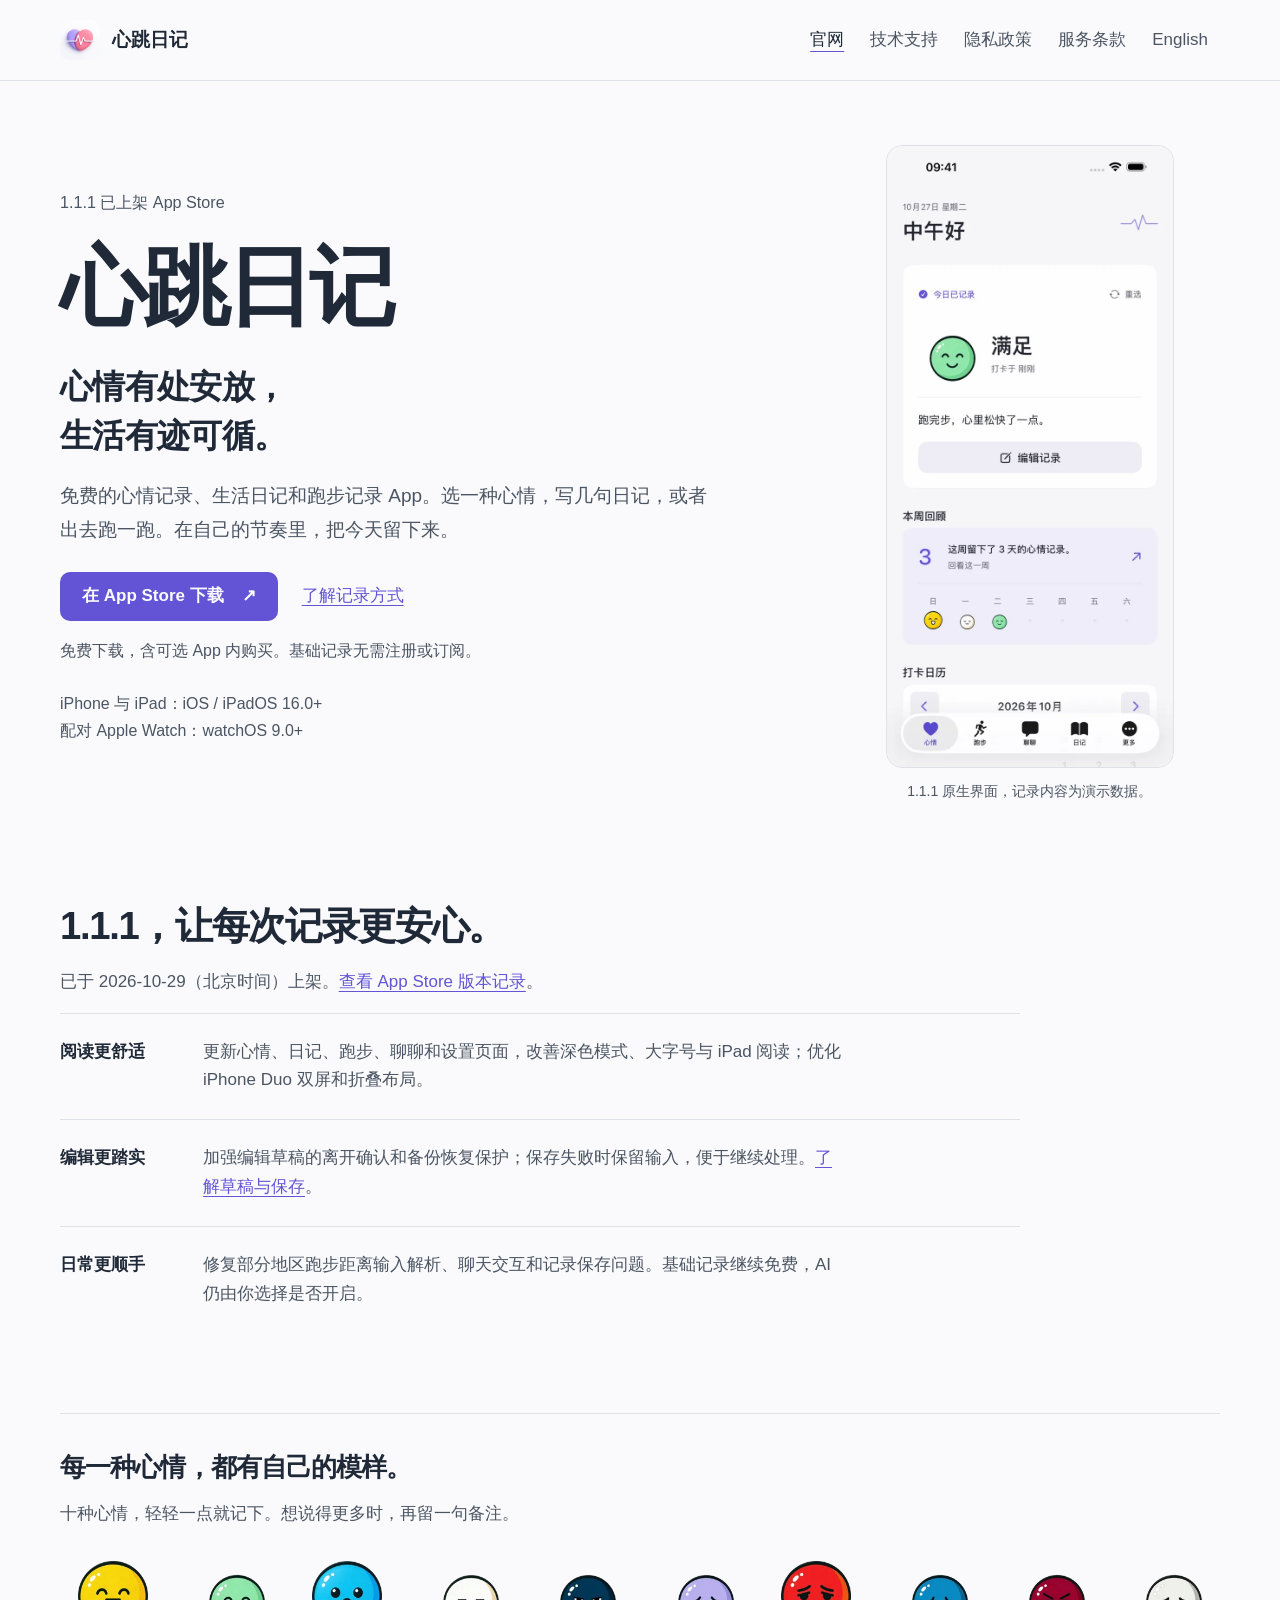
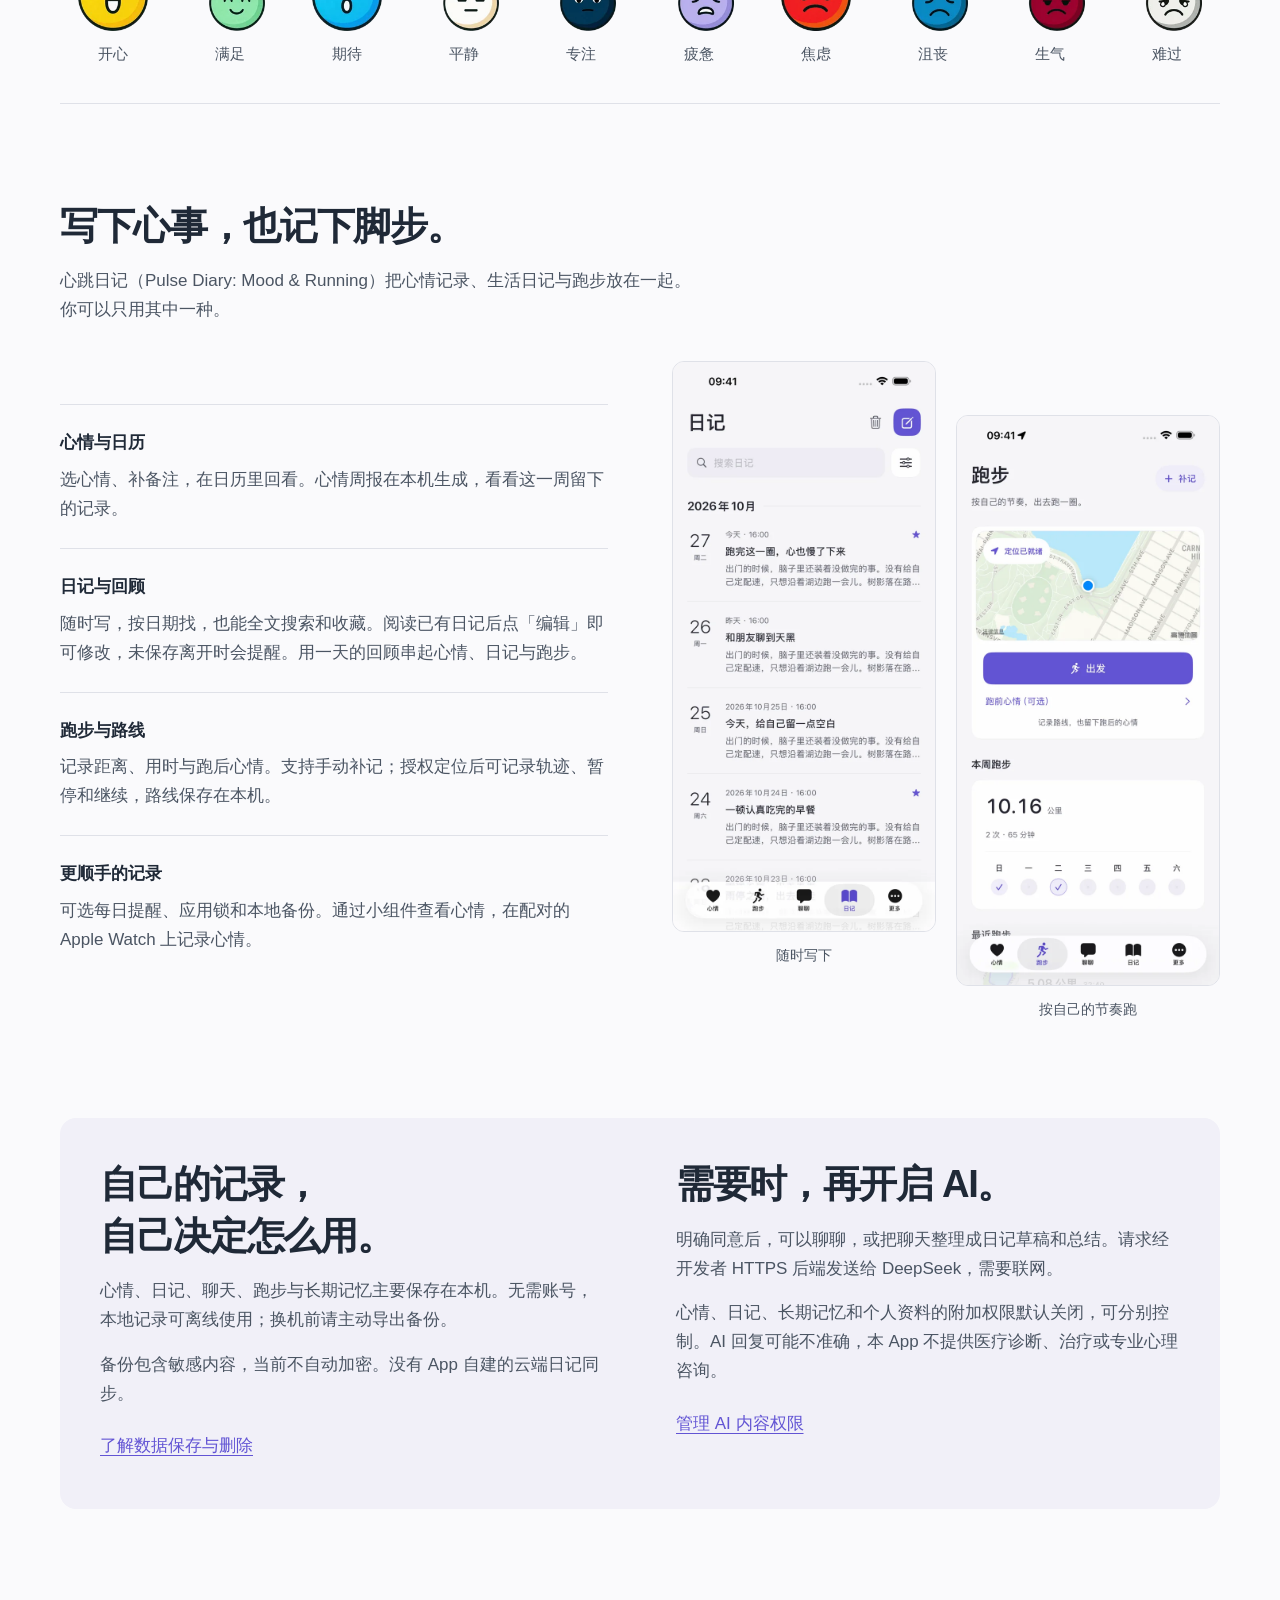
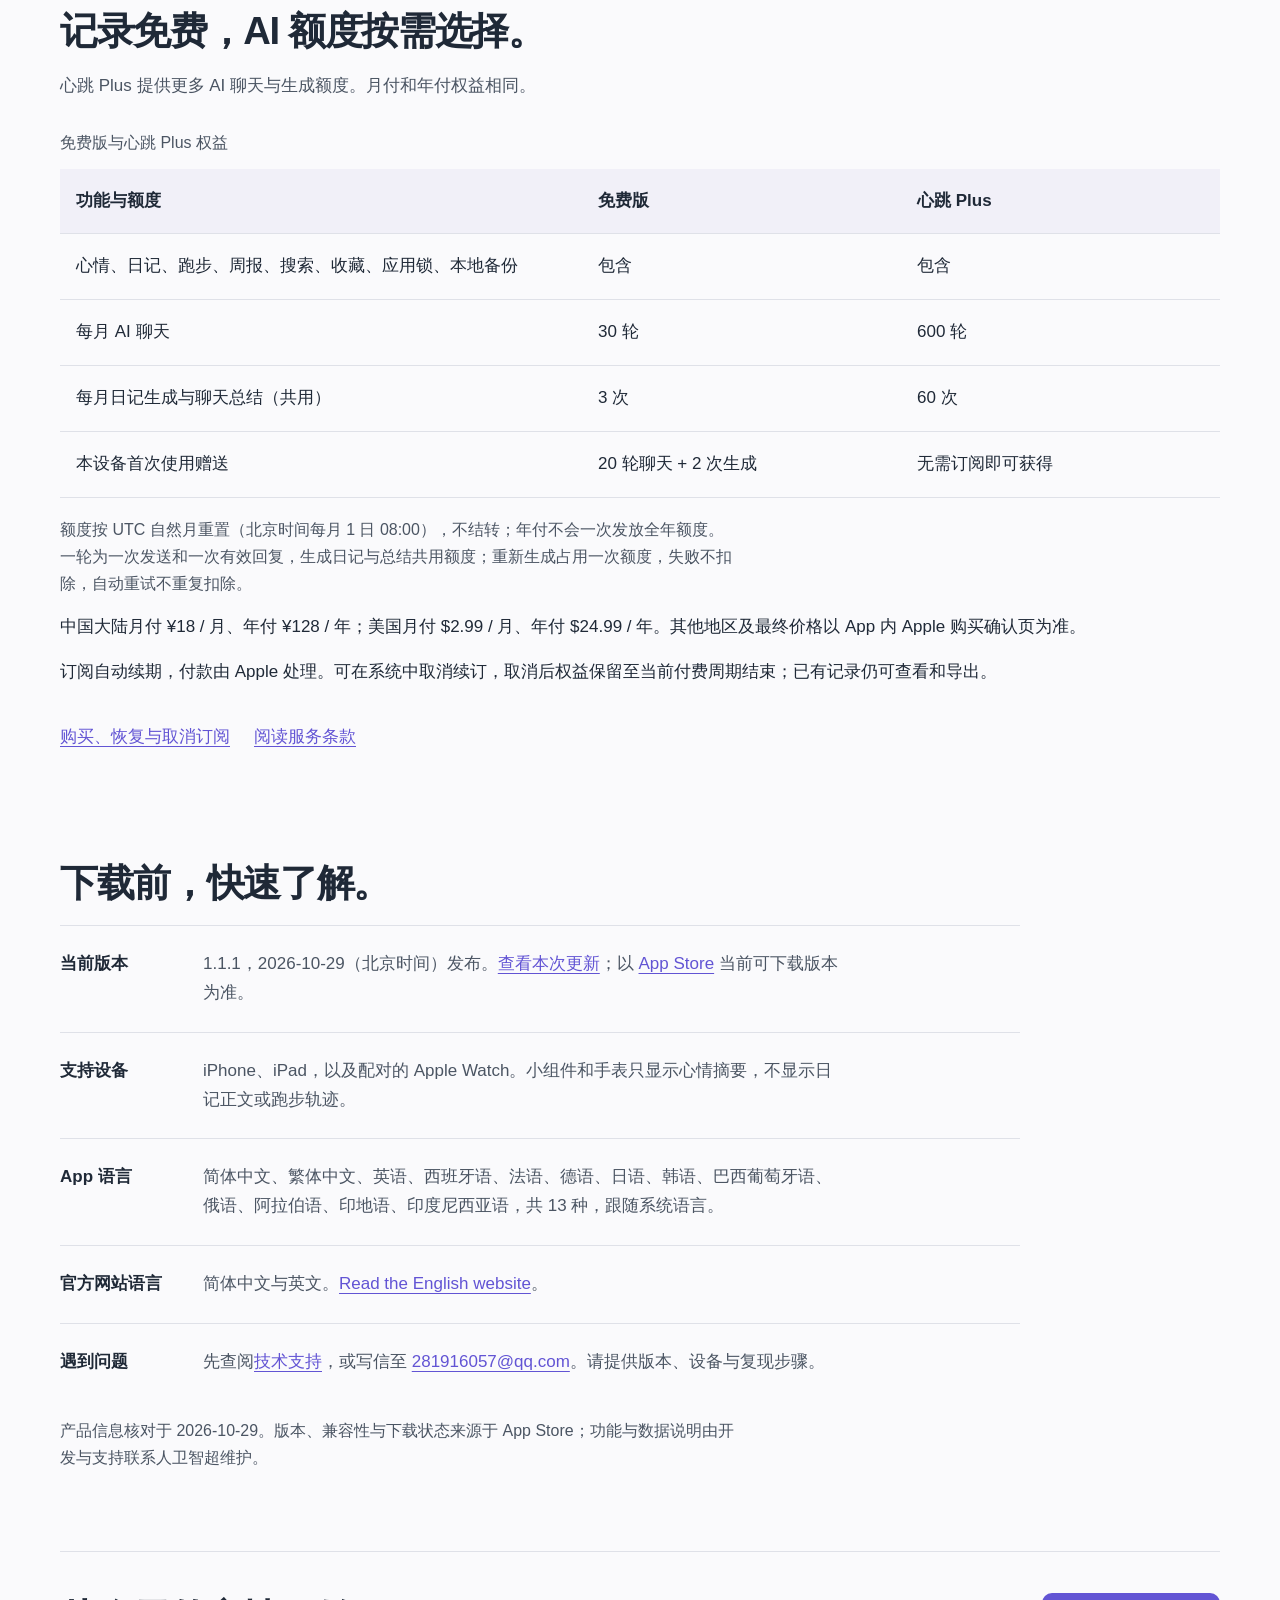
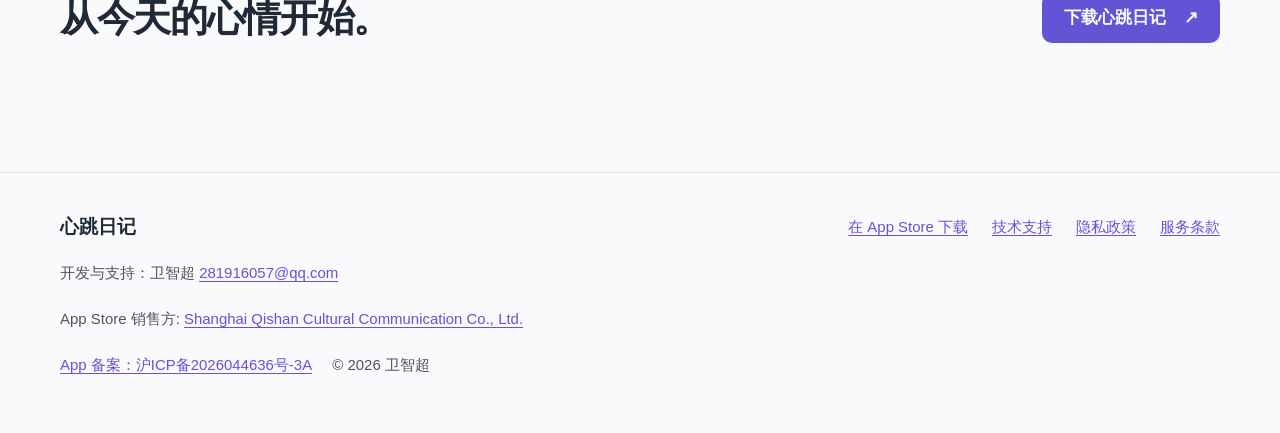
<file: index.html>
<!DOCTYPE html>
<html lang="zh-Hans">
<head>
<meta charset="utf-8">
<meta name="viewport" content="width=device-width, initial-scale=1">
<title>心跳日记：情绪记录与跑步 | 官方网站与下载</title>
<meta name="description" content="心跳日记 1.1.1 已上架 App Store。免费记录心情、写日记、保存跑步路线、回看心情周报；新版改善草稿保护、大字号与 iPad 阅读。可选 AI 聊天与心跳 Plus。">
<meta name="robots" content="index, follow, max-image-preview:large">
<meta name="theme-color" content="#fafafc">
<meta name="apple-itunes-app" content="app-id=6761840824">
<link rel="canonical" href="https://weizhichao1027-collab.github.io/heartbeat-diary/">
<link rel="sitemap" type="application/xml" href="https://weizhichao1027-collab.github.io/heartbeat-diary/sitemap.xml">
<link rel="alternate" type="text/plain" title="Official product facts" href="https://weizhichao1027-collab.github.io/heartbeat-diary/llms.txt">
<link rel="alternate" hreflang="zh-Hans" href="https://weizhichao1027-collab.github.io/heartbeat-diary/">
<link rel="alternate" hreflang="en" href="https://weizhichao1027-collab.github.io/heartbeat-diary/en/">
<link rel="alternate" hreflang="x-default" href="https://weizhichao1027-collab.github.io/heartbeat-diary/">
<link rel="icon" href="./favicon.svg" type="image/svg+xml">
<link rel="apple-touch-icon" href="./assets/images/apple-touch-icon.png">
<link rel="stylesheet" href="./assets/site.css">
<meta property="og:type" content="website">
<meta property="og:site_name" content="心跳日记 / Pulse Diary">
<meta property="og:title" content="心跳日记：情绪记录与跑步 | 官方网站与下载">
<meta property="og:description" content="心跳日记 1.1.1 已上架 App Store。免费记录心情、写日记、保存跑步路线、回看心情周报；新版改善草稿保护、大字号与 iPad 阅读。可选 AI 聊天与心跳 Plus。">
<meta property="og:url" content="https://weizhichao1027-collab.github.io/heartbeat-diary/">
<meta property="og:locale" content="zh_CN">
<meta property="og:locale:alternate" content="en_US">
<meta property="og:image" content="https://weizhichao1027-collab.github.io/heartbeat-diary/assets/images/social-zh.png">
<meta property="og:image:width" content="1200">
<meta property="og:image:height" content="630">
<meta property="og:image:alt" content="心跳日记：情绪记录与跑步">
<meta name="twitter:card" content="summary_large_image">
<meta name="twitter:title" content="心跳日记：情绪记录与跑步 | 官方网站与下载">
<meta name="twitter:description" content="心跳日记 1.1.1 已上架 App Store。免费记录心情、写日记、保存跑步路线、回看心情周报；新版改善草稿保护、大字号与 iPad 阅读。可选 AI 聊天与心跳 Plus。">
<meta name="twitter:image" content="https://weizhichao1027-collab.github.io/heartbeat-diary/assets/images/social-zh.png">
<meta name="twitter:image:alt" content="心跳日记：情绪记录与跑步">
<script type="application/ld+json">{
  "@context": "https://schema.org",
  "@graph": [
    {
      "@type": "Organization",
      "@id": "https://weizhichao1027-collab.github.io/heartbeat-diary/#publisher",
      "name": "Shanghai Qishan Cultural Communication Co., Ltd.",
      "url": "https://weizhichao1027-collab.github.io/heartbeat-diary/",
      "sameAs": [
        "https://apps.apple.com/developer/id1891134548"
      ],
      "contactPoint": {
        "@type": "ContactPoint",
        "contactType": "customer support",
        "email": "281916057@qq.com",
        "url": "https://weizhichao1027-collab.github.io/heartbeat-diary/support/"
      }
    },
    {
      "@type": "WebSite",
      "@id": "https://weizhichao1027-collab.github.io/heartbeat-diary/#website",
      "url": "https://weizhichao1027-collab.github.io/heartbeat-diary/",
      "name": "心跳日记 / Pulse Diary",
      "inLanguage": [
        "zh-Hans",
        "en"
      ],
      "publisher": {
        "@id": "https://weizhichao1027-collab.github.io/heartbeat-diary/#publisher"
      }
    },
    {
      "@type": "WebPage",
      "@id": "https://weizhichao1027-collab.github.io/heartbeat-diary/#webpage",
      "url": "https://weizhichao1027-collab.github.io/heartbeat-diary/",
      "name": "心跳日记：情绪记录与跑步 | 官方网站与下载",
      "description": "心跳日记 1.1.1 已上架 App Store。免费记录心情、写日记、保存跑步路线、回看心情周报；新版改善草稿保护、大字号与 iPad 阅读。可选 AI 聊天与心跳 Plus。",
      "inLanguage": "zh-Hans",
      "dateModified": "2026-10-29",
      "isPartOf": {
        "@id": "https://weizhichao1027-collab.github.io/heartbeat-diary/#website"
      },
      "about": {
        "@id": "https://weizhichao1027-collab.github.io/heartbeat-diary/#app"
      }
    },
    {
      "@type": "MobileApplication",
      "@id": "https://weizhichao1027-collab.github.io/heartbeat-diary/#app",
      "name": "心跳日记：情绪记录与跑步",
      "alternateName": [
        "心跳日记",
        "Pulse Diary",
        "HeartbeatDiary"
      ],
      "url": "https://weizhichao1027-collab.github.io/heartbeat-diary/",
      "downloadUrl": "https://apps.apple.com/cn/app/id6761840824",
      "installUrl": "https://apps.apple.com/cn/app/id6761840824",
      "sameAs": [
        "https://apps.apple.com/cn/app/id6761840824"
      ],
      "applicationCategory": "LifestyleApplication",
      "operatingSystem": "iOS 16.0+, iPadOS 16.0+; companion app: watchOS 9.0+",
      "softwareVersion": "1.1.1",
      "dateModified": "2026-10-29",
      "inLanguage": [
        "zh-Hans",
        "zh-Hant",
        "en",
        "es",
        "fr",
        "de",
        "ja",
        "ko",
        "pt-BR",
        "ru",
        "ar",
        "hi",
        "id"
      ],
      "image": "https://weizhichao1027-collab.github.io/heartbeat-diary/assets/images/app-icon.webp",
      "screenshot": "https://weizhichao1027-collab.github.io/heartbeat-diary/assets/images/mood-zh-Hans.webp",
      "description": "心跳日记 1.1.1 已上架 App Store。免费记录心情、写日记、保存跑步路线、回看心情周报；新版改善草稿保护、大字号与 iPad 阅读。可选 AI 聊天与心跳 Plus。",
      "isAccessibleForFree": true,
      "offers": {
        "@type": "Offer",
        "price": "0",
        "priceCurrency": "CNY",
        "url": "https://apps.apple.com/cn/app/id6761840824",
        "description": "免费下载；含可选的 App 内自动续期订阅。"
      },
      "author": {
        "@type": "Person",
        "name": "卫智超"
      },
      "publisher": {
        "@id": "https://weizhichao1027-collab.github.io/heartbeat-diary/#publisher"
      },
      "releaseNotes": "https://weizhichao1027-collab.github.io/heartbeat-diary/#whats-new",
      "mainEntityOfPage": {
        "@id": "https://weizhichao1027-collab.github.io/heartbeat-diary/#webpage"
      }
    }
  ]
}</script>
</head>
<body>
<a class="skip" href="#content">跳到正文</a>
<header class="site-header"><div class="wrap"><a class="brand" href="./"><img src="./assets/images/app-icon.webp" width="40" height="40" alt="">心跳日记</a><nav class="nav" aria-label="网站导航"><a href="./" aria-current="page">官网</a><a href="./support/">技术支持</a><a href="./privacy/">隐私政策</a><a href="./terms/">服务条款</a><a href="./en/" lang="en" hreflang="en">English</a></nav></div></header>
<main id="content" class="wrap" tabindex="-1"><section class="cover">
  <div class="cover-copy">
    <p class="release">1.1.1 已上架 App Store</p>
    <h1>心跳日记</h1>
    <p class="hero-line">心情有处安放，<br>生活有迹可循。</p>
    <p class="lede">免费的心情记录、生活日记和跑步记录 App。选一种心情，写几句日记，或者出去跑一跑。在自己的节奏里，把今天留下来。</p>
    <div class="actions"><a class="button" href="https://apps.apple.com/cn/app/id6761840824">在 App Store 下载 <span aria-hidden="true">↗</span></a><a href="#features">了解记录方式</a></div>
    <p class="note">免费下载，含可选 App 内购买。基础记录无需注册或订阅。</p>
    <p class="compatibility">iPhone 与 iPad：iOS / iPadOS 16.0+<br>配对 Apple Watch：watchOS 9.0+</p>
  </div>
  <figure class="app-preview"><img src="./assets/images/mood-zh-Hans.webp" width="660" height="1434" fetchpriority="high" alt="心跳日记 1.1.1 实际界面：今日心情、近一周记录与心情日历"><figcaption>1.1.1 原生界面，记录内容为演示数据。</figcaption></figure>
</section>

<section class="band release-notes" id="whats-new" aria-labelledby="release-title">
  <h2 id="release-title">1.1.1，让每次记录更安心。</h2>
  <p class="section-intro">已于 <time datetime="2026-10-29T01:47:44+08:00">2026-10-29（北京时间）</time>上架。<a href="https://apps.apple.com/cn/app/id6761840824">查看 App Store 版本记录</a>。</p>
  <dl class="facts">
    <div><dt>阅读更舒适</dt><dd>更新心情、日记、跑步、聊聊和设置页面，改善深色模式、大字号与 iPad 阅读；优化 iPhone Duo 双屏和折叠布局。</dd></div>
    <div><dt>编辑更踏实</dt><dd>加强编辑草稿的离开确认和备份恢复保护；保存失败时保留输入，便于继续处理。<a href="./support/#drafts">了解草稿与保存</a>。</dd></div>
    <div><dt>日常更顺手</dt><dd>修复部分地区跑步距离输入解析、聊天交互和记录保存问题。基础记录继续免费，AI 仍由你选择是否开启。</dd></div>
  </dl>
</section>

<section class="mood-section" aria-labelledby="mood-title">
  <h2 id="mood-title">每一种心情，都有自己的模样。</h2>
  <p>十种心情，轻轻一点就记下。想说得更多时，再留一句备注。</p>
  <ul class="mood-strip">
    <li><img src="./assets/images/mood-happy.webp" width="80" height="80" loading="lazy" alt="">开心</li>
    <li><img src="./assets/images/mood-satisfied.webp" width="80" height="80" loading="lazy" alt="">满足</li>
    <li><img src="./assets/images/mood-hopeful.webp" width="80" height="80" loading="lazy" alt="">期待</li>
    <li><img src="./assets/images/mood-calm.webp" width="80" height="80" loading="lazy" alt="">平静</li>
    <li><img src="./assets/images/mood-focused.webp" width="80" height="80" loading="lazy" alt="">专注</li>
    <li><img src="./assets/images/mood-tired.webp" width="80" height="80" loading="lazy" alt="">疲惫</li>
    <li><img src="./assets/images/mood-anxious.webp" width="80" height="80" loading="lazy" alt="">焦虑</li>
    <li><img src="./assets/images/mood-depressed.webp" width="80" height="80" loading="lazy" alt="">沮丧</li>
    <li><img src="./assets/images/mood-angry.webp" width="80" height="80" loading="lazy" alt="">生气</li>
    <li><img src="./assets/images/mood-sad.webp" width="80" height="80" loading="lazy" alt="">难过</li>
  </ul>
</section>

<section class="band" id="features">
  <h2>写下心事，也记下脚步。</h2>
  <p class="section-intro">心跳日记（Pulse Diary: Mood &amp; Running）把心情记录、生活日记与跑步放在一起。你可以只用其中一种。</p>
  <div class="feature-layout"><dl class="facts">
    <div><dt>心情与日历</dt><dd>选心情、补备注，在日历里回看。心情周报在本机生成，看看这一周留下的记录。</dd></div>
    <div><dt>日记与回顾</dt><dd>随时写，按日期找，也能全文搜索和收藏。阅读已有日记后点「编辑」即可修改，未保存离开时会提醒。用一天的回顾串起心情、日记与跑步。</dd></div>
    <div><dt>跑步与路线</dt><dd>记录距离、用时与跑后心情。支持手动补记；授权定位后可记录轨迹、暂停和继续，路线保存在本机。</dd></div>
    <div><dt>更顺手的记录</dt><dd>可选每日提醒、应用锁和本地备份。通过小组件查看心情，在配对的 Apple Watch 上记录心情。</dd></div>
  </dl><div class="screen-pair"><figure><img src="./assets/images/diary-zh-Hans.webp" width="660" height="1434" loading="lazy" alt="日记列表实际界面"><figcaption>随时写下</figcaption></figure><figure><img src="./assets/images/running-zh-Hans.webp" width="660" height="1434" loading="lazy" alt="跑步记录实际界面"><figcaption>按自己的节奏跑</figcaption></figure></div></div>
</section>

<section class="split band" id="privacy">
  <div><h2>自己的记录，<br>自己决定怎么用。</h2><p>心情、日记、聊天、跑步与长期记忆主要保存在本机。无需账号，本地记录可离线使用；换机前请主动导出备份。</p><p>备份包含敏感内容，当前不自动加密。没有 App 自建的云端日记同步。</p><a href="./privacy/">了解数据保存与删除</a></div>
  <div><h2>需要时，再开启 AI。</h2><p>明确同意后，可以聊聊，或把聊天整理成日记草稿和总结。请求经开发者 HTTPS 后端发送给 DeepSeek，需要联网。</p><p>心情、日记、长期记忆和个人资料的附加权限默认关闭，可分别控制。AI 回复可能不准确，本 App 不提供医疗诊断、治疗或专业心理咨询。</p><a href="./support/#ai-permissions">管理 AI 内容权限</a></div>
</section>

<section class="band" id="plus"><h2>记录免费，AI 额度按需选择。</h2><p class="section-intro">心跳 Plus 提供更多 AI 聊天与生成额度。月付和年付权益相同。</p>
<div class="table-scroll" tabindex="0" role="region" aria-label="免费版与心跳 Plus 权益"><table><caption>免费版与心跳 Plus 权益</caption><thead><tr><th scope="col">功能与额度</th><th scope="col">免费版</th><th scope="col">心跳 Plus</th></tr></thead><tbody><tr><th scope="row">心情、日记、跑步、周报、搜索、收藏、应用锁、本地备份</th><td>包含</td><td>包含</td></tr><tr><th scope="row">每月 AI 聊天</th><td>30 轮</td><td>600 轮</td></tr><tr><th scope="row">每月日记生成与聊天总结（共用）</th><td>3 次</td><td>60 次</td></tr><tr><th scope="row">本设备首次使用赠送</th><td>20 轮聊天 + 2 次生成</td><td>无需订阅即可获得</td></tr></tbody></table></div>
<p class="note">额度按 UTC 自然月重置（北京时间每月 1 日 08:00），不结转；年付不会一次发放全年额度。一轮为一次发送和一次有效回复，生成日记与总结共用额度；重新生成占用一次额度，失败不扣除，自动重试不重复扣除。</p>
<p>中国大陆月付 ¥18 / 月、年付 ¥128 / 年；美国月付 $2.99 / 月、年付 $24.99 / 年。其他地区及最终价格以 App 内 Apple 购买确认页为准。</p>
<p>订阅自动续期，付款由 Apple 处理。可在系统中取消续订，取消后权益保留至当前付费周期结束；已有记录仍可查看和导出。</p>
<div class="actions"><a href="./support/#subscriptions">购买、恢复与取消订阅</a><a href="./terms/">阅读服务条款</a></div></section>

<section class="band product-facts" id="about"><h2>下载前，快速了解。</h2><dl class="facts">
<div><dt>当前版本</dt><dd>1.1.1，2026-10-29（北京时间）发布。<a href="#whats-new">查看本次更新</a>；以 <a href="https://apps.apple.com/cn/app/id6761840824">App Store</a> 当前可下载版本为准。</dd></div>
<div><dt>支持设备</dt><dd>iPhone、iPad，以及配对的 Apple Watch。小组件和手表只显示心情摘要，不显示日记正文或跑步轨迹。</dd></div>
<div><dt>App 语言</dt><dd>简体中文、繁体中文、英语、西班牙语、法语、德语、日语、韩语、巴西葡萄牙语、俄语、阿拉伯语、印地语、印度尼西亚语，共 13 种，跟随系统语言。</dd></div>
<div><dt>官方网站语言</dt><dd>简体中文与英文。<a href="./en/" lang="en">Read the English website</a>。</dd></div>
<div><dt>遇到问题</dt><dd>先查阅<a href="./support/">技术支持</a>，或写信至 <a href="mailto:281916057@qq.com">281916057@qq.com</a>。请提供版本、设备与复现步骤。</dd></div>
</dl><p class="note">产品信息核对于 2026-10-29。版本、兼容性与下载状态来源于 App Store；功能与数据说明由开发与支持联系人卫智超维护。</p></section>
<section class="download-band"><h2>从今天的心情开始。</h2><a class="button" href="https://apps.apple.com/cn/app/id6761840824">下载心跳日记 <span aria-hidden="true">↗</span></a></section>
</main>
<footer class="site-footer"><div class="wrap"><div class="footer-top"><strong>心跳日记</strong><a href="https://apps.apple.com/cn/app/id6761840824">在 App Store 下载</a><a href="./support/">技术支持</a><a href="./privacy/">隐私政策</a><a href="./terms/">服务条款</a></div><p>开发与支持：卫智超 <a href="mailto:281916057@qq.com">281916057@qq.com</a></p><p>App Store 销售方: <a href="https://apps.apple.com/developer/id1891134548">Shanghai Qishan Cultural Communication Co., Ltd.</a></p><p><a href="https://beian.miit.gov.cn/">App 备案：沪ICP备2026044636号-3A</a> <span>© 2026 卫智超</span></p></div></footer>
</body>
</html>
</file>
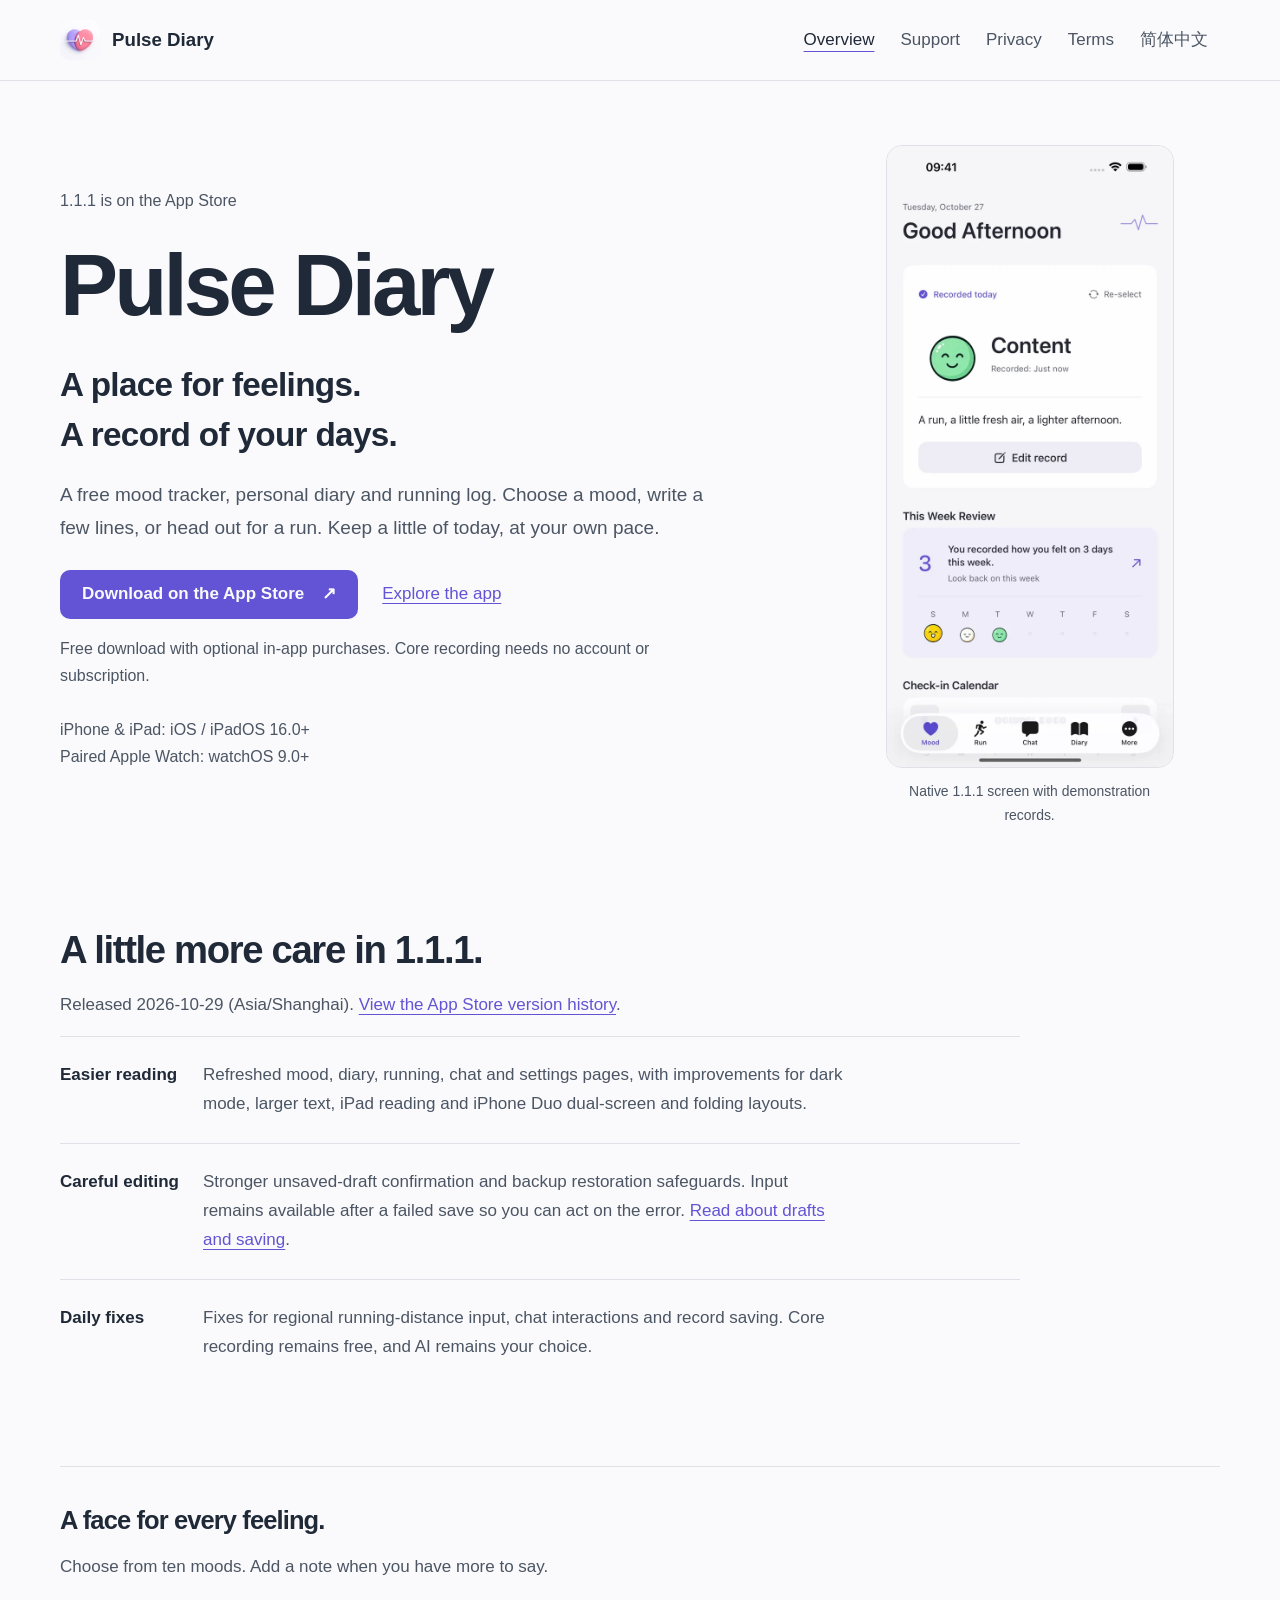
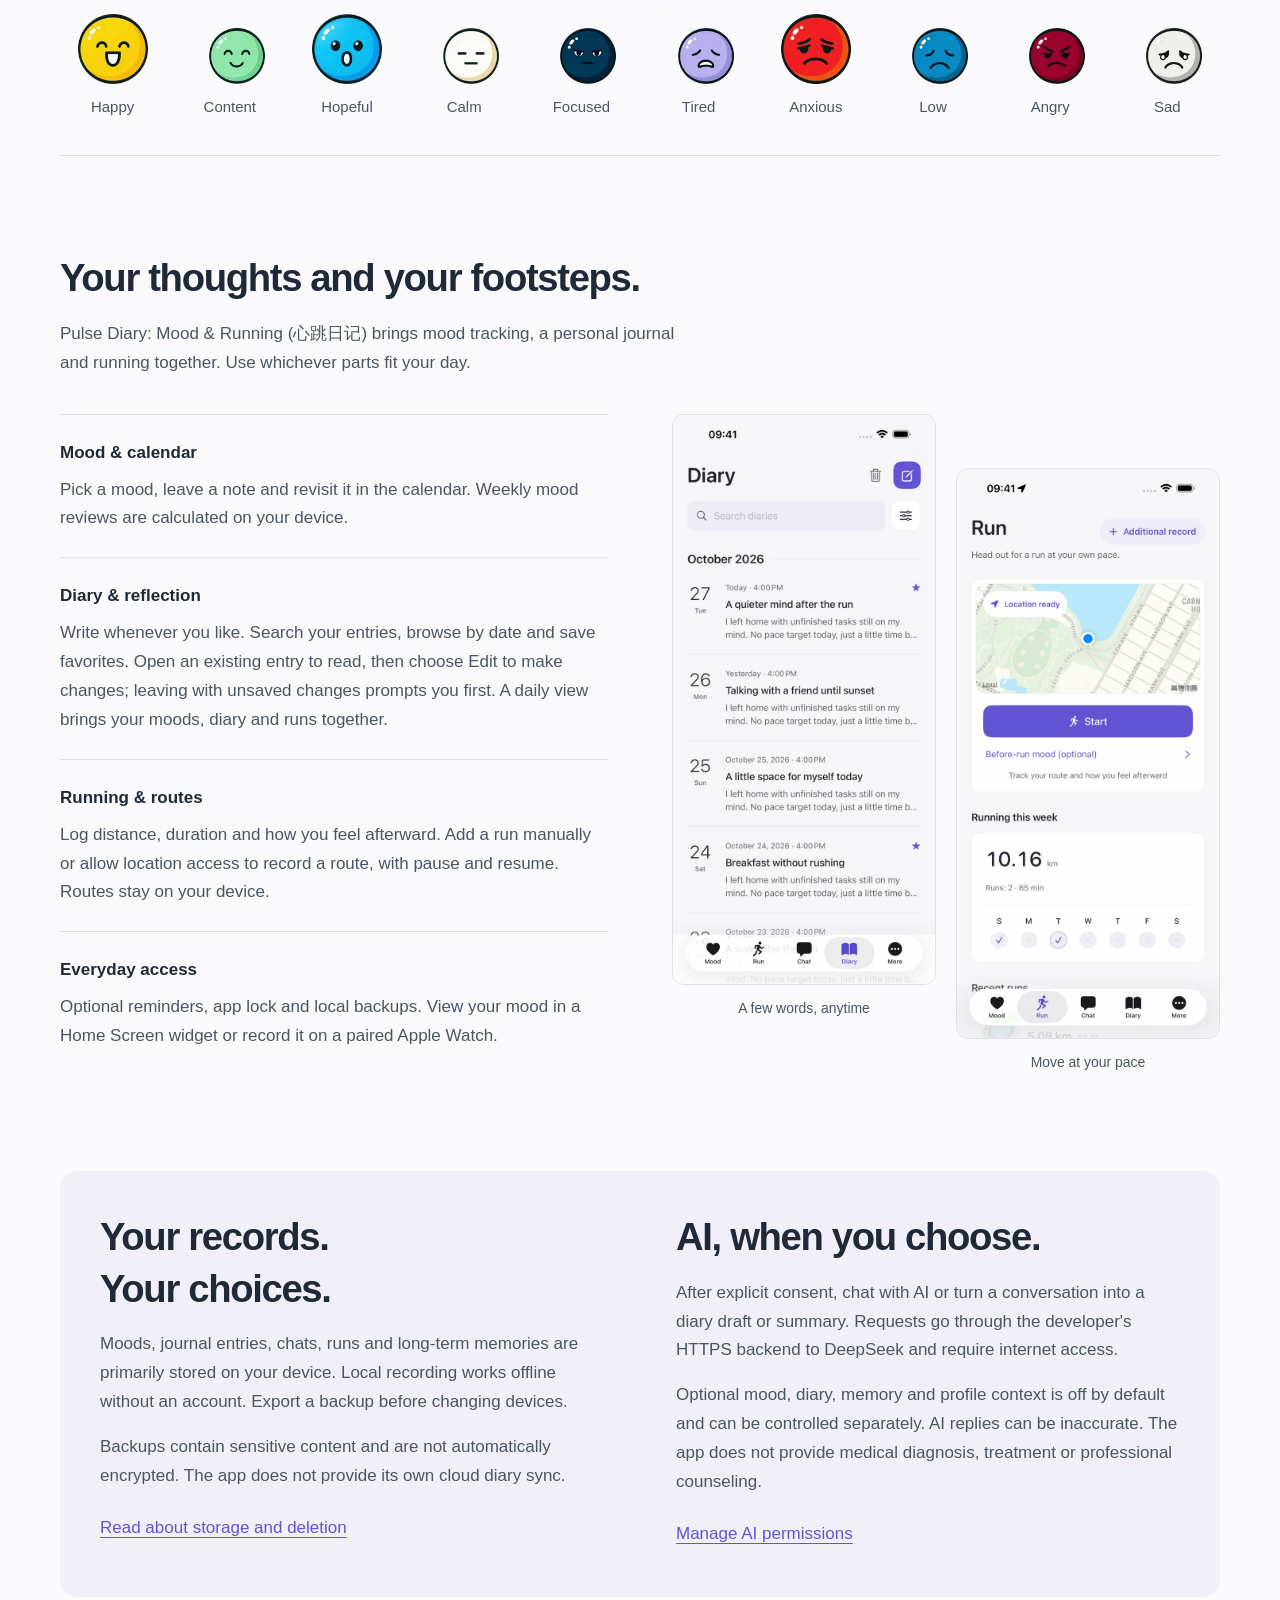
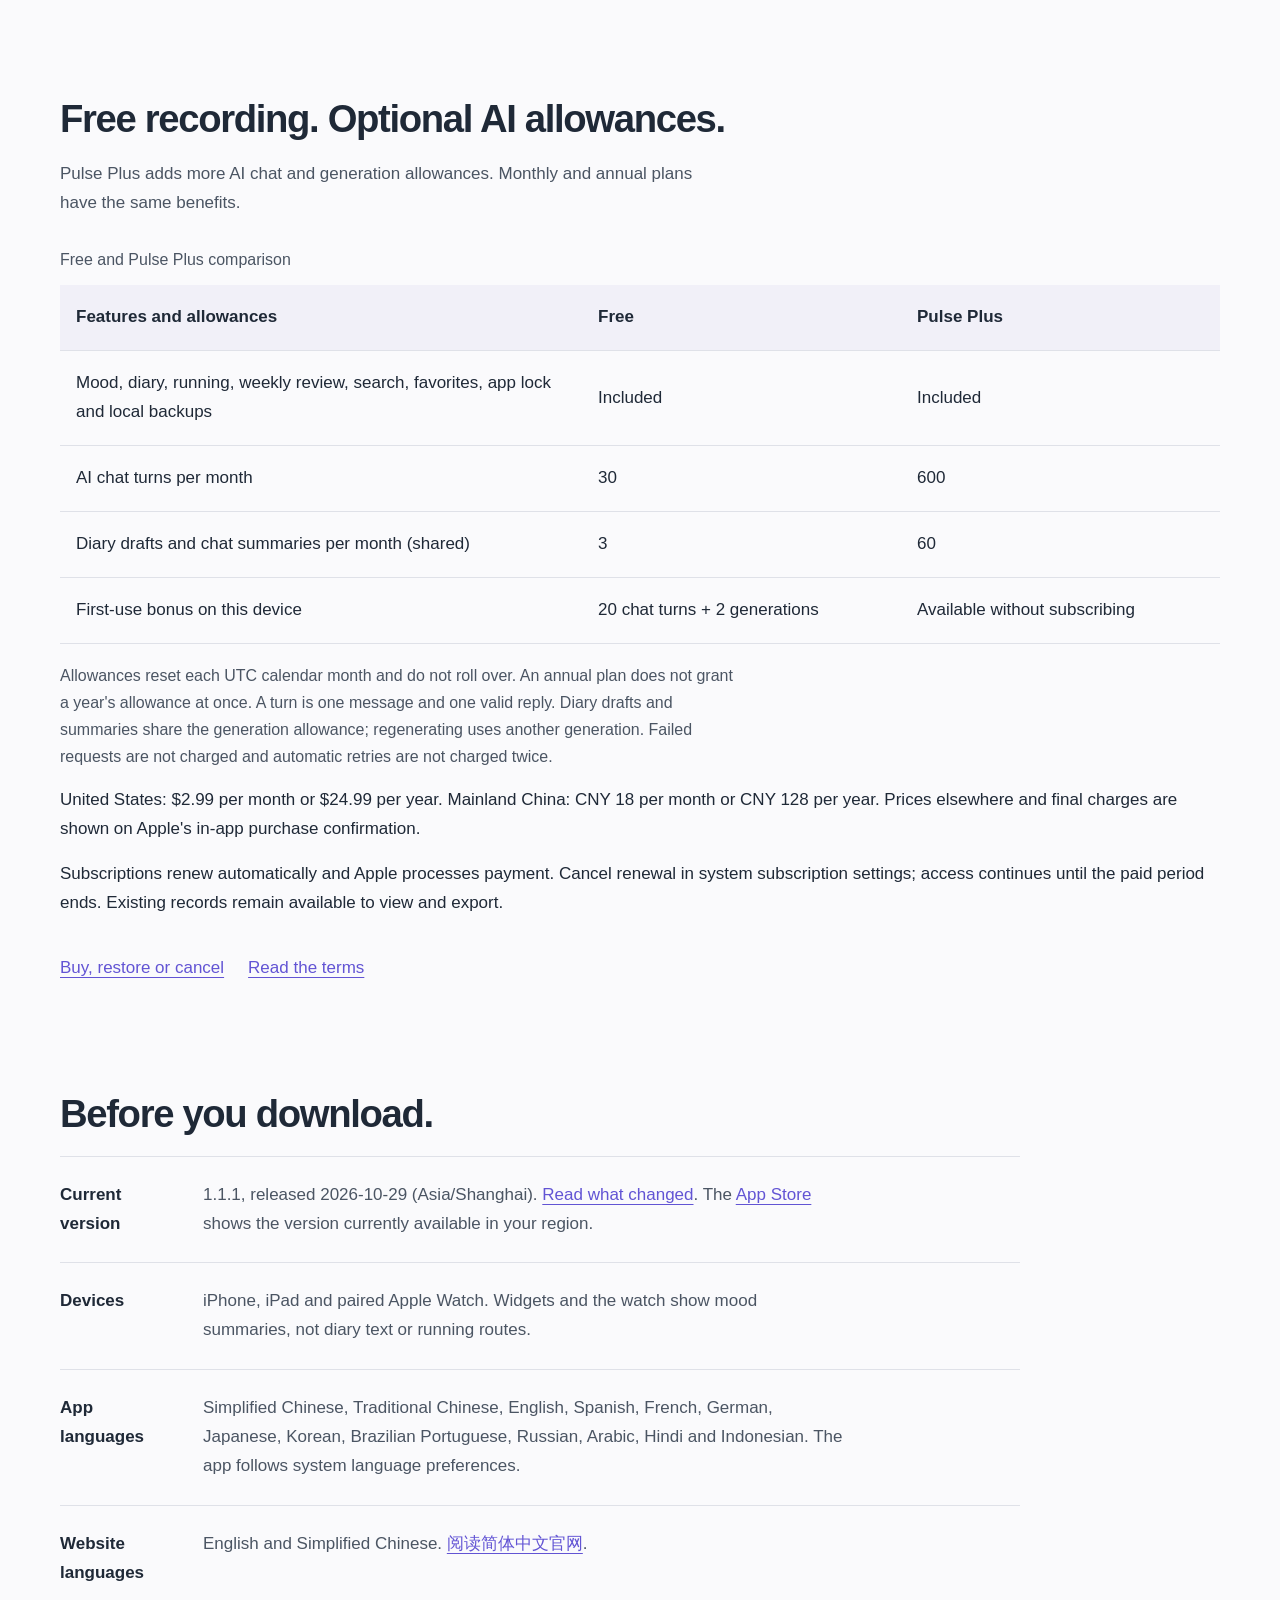
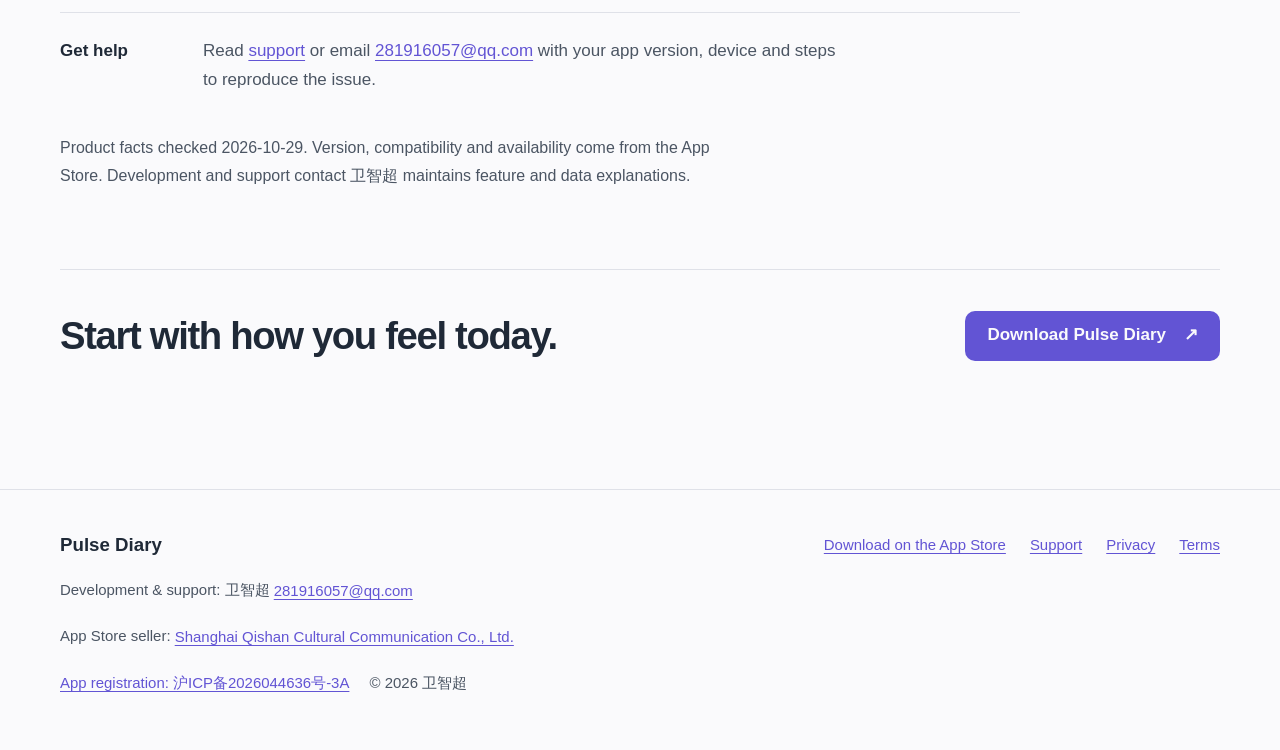
<file: en/index.html>
<!DOCTYPE html>
<html lang="en">
<head>
<meta charset="utf-8">
<meta name="viewport" content="width=device-width, initial-scale=1">
<title>Pulse Diary: Mood &amp; Running | Official App &amp; Download</title>
<meta name="description" content="Pulse Diary 1.1.1 is on the App Store. Free mood journaling, diaries and running records, with improved draft protection and iPad reading. Optional AI chat and Pulse Plus.">
<meta name="robots" content="index, follow, max-image-preview:large">
<meta name="theme-color" content="#fafafc">
<meta name="apple-itunes-app" content="app-id=6761840824">
<link rel="canonical" href="https://weizhichao1027-collab.github.io/heartbeat-diary/en/">
<link rel="sitemap" type="application/xml" href="https://weizhichao1027-collab.github.io/heartbeat-diary/sitemap.xml">
<link rel="alternate" type="text/plain" title="Official product facts" href="https://weizhichao1027-collab.github.io/heartbeat-diary/llms.txt">
<link rel="alternate" hreflang="zh-Hans" href="https://weizhichao1027-collab.github.io/heartbeat-diary/">
<link rel="alternate" hreflang="en" href="https://weizhichao1027-collab.github.io/heartbeat-diary/en/">
<link rel="alternate" hreflang="x-default" href="https://weizhichao1027-collab.github.io/heartbeat-diary/">
<link rel="icon" href="../favicon.svg" type="image/svg+xml">
<link rel="apple-touch-icon" href="../assets/images/apple-touch-icon.png">
<link rel="stylesheet" href="../assets/site.css">
<meta property="og:type" content="website">
<meta property="og:site_name" content="心跳日记 / Pulse Diary">
<meta property="og:title" content="Pulse Diary: Mood &amp; Running | Official App &amp; Download">
<meta property="og:description" content="Pulse Diary 1.1.1 is on the App Store. Free mood journaling, diaries and running records, with improved draft protection and iPad reading. Optional AI chat and Pulse Plus.">
<meta property="og:url" content="https://weizhichao1027-collab.github.io/heartbeat-diary/en/">
<meta property="og:locale" content="en_US">
<meta property="og:locale:alternate" content="zh_CN">
<meta property="og:image" content="https://weizhichao1027-collab.github.io/heartbeat-diary/assets/images/social-en.png">
<meta property="og:image:width" content="1200">
<meta property="og:image:height" content="630">
<meta property="og:image:alt" content="Pulse Diary: mood journal, diary and running">
<meta name="twitter:card" content="summary_large_image">
<meta name="twitter:title" content="Pulse Diary: Mood &amp; Running | Official App &amp; Download">
<meta name="twitter:description" content="Pulse Diary 1.1.1 is on the App Store. Free mood journaling, diaries and running records, with improved draft protection and iPad reading. Optional AI chat and Pulse Plus.">
<meta name="twitter:image" content="https://weizhichao1027-collab.github.io/heartbeat-diary/assets/images/social-en.png">
<meta name="twitter:image:alt" content="Pulse Diary: mood journal, diary and running">
<script type="application/ld+json">{
  "@context": "https://schema.org",
  "@graph": [
    {
      "@type": "Organization",
      "@id": "https://weizhichao1027-collab.github.io/heartbeat-diary/#publisher",
      "name": "Shanghai Qishan Cultural Communication Co., Ltd.",
      "url": "https://weizhichao1027-collab.github.io/heartbeat-diary/",
      "sameAs": [
        "https://apps.apple.com/developer/id1891134548"
      ],
      "contactPoint": {
        "@type": "ContactPoint",
        "contactType": "customer support",
        "email": "281916057@qq.com",
        "url": "https://weizhichao1027-collab.github.io/heartbeat-diary/support/"
      }
    },
    {
      "@type": "WebSite",
      "@id": "https://weizhichao1027-collab.github.io/heartbeat-diary/#website",
      "url": "https://weizhichao1027-collab.github.io/heartbeat-diary/",
      "name": "心跳日记 / Pulse Diary",
      "inLanguage": [
        "zh-Hans",
        "en"
      ],
      "publisher": {
        "@id": "https://weizhichao1027-collab.github.io/heartbeat-diary/#publisher"
      }
    },
    {
      "@type": "WebPage",
      "@id": "https://weizhichao1027-collab.github.io/heartbeat-diary/en/#webpage",
      "url": "https://weizhichao1027-collab.github.io/heartbeat-diary/en/",
      "name": "Pulse Diary: Mood & Running | Official App & Download",
      "description": "Pulse Diary 1.1.1 is on the App Store. Free mood journaling, diaries and running records, with improved draft protection and iPad reading. Optional AI chat and Pulse Plus.",
      "inLanguage": "en",
      "dateModified": "2026-10-29",
      "isPartOf": {
        "@id": "https://weizhichao1027-collab.github.io/heartbeat-diary/#website"
      },
      "about": {
        "@id": "https://weizhichao1027-collab.github.io/heartbeat-diary/#app"
      }
    },
    {
      "@type": "MobileApplication",
      "@id": "https://weizhichao1027-collab.github.io/heartbeat-diary/#app",
      "name": "Pulse Diary: Mood & Running",
      "alternateName": [
        "心跳日记",
        "Pulse Diary",
        "HeartbeatDiary"
      ],
      "url": "https://weizhichao1027-collab.github.io/heartbeat-diary/",
      "downloadUrl": "https://apps.apple.com/app/id6761840824",
      "installUrl": "https://apps.apple.com/app/id6761840824",
      "sameAs": [
        "https://apps.apple.com/app/id6761840824"
      ],
      "applicationCategory": "LifestyleApplication",
      "operatingSystem": "iOS 16.0+, iPadOS 16.0+; companion app: watchOS 9.0+",
      "softwareVersion": "1.1.1",
      "dateModified": "2026-10-29",
      "inLanguage": [
        "zh-Hans",
        "zh-Hant",
        "en",
        "es",
        "fr",
        "de",
        "ja",
        "ko",
        "pt-BR",
        "ru",
        "ar",
        "hi",
        "id"
      ],
      "image": "https://weizhichao1027-collab.github.io/heartbeat-diary/assets/images/app-icon.webp",
      "screenshot": "https://weizhichao1027-collab.github.io/heartbeat-diary/assets/images/mood-en.webp",
      "description": "Pulse Diary 1.1.1 is on the App Store. Free mood journaling, diaries and running records, with improved draft protection and iPad reading. Optional AI chat and Pulse Plus.",
      "isAccessibleForFree": true,
      "offers": {
        "@type": "Offer",
        "price": "0",
        "priceCurrency": "USD",
        "url": "https://apps.apple.com/app/id6761840824",
        "description": "Free download; optional auto-renewing in-app subscriptions."
      },
      "author": {
        "@type": "Person",
        "name": "卫智超"
      },
      "publisher": {
        "@id": "https://weizhichao1027-collab.github.io/heartbeat-diary/#publisher"
      },
      "releaseNotes": "https://weizhichao1027-collab.github.io/heartbeat-diary/en/#whats-new",
      "mainEntityOfPage": {
        "@id": "https://weizhichao1027-collab.github.io/heartbeat-diary/en/#webpage"
      }
    }
  ]
}</script>
</head>
<body>
<a class="skip" href="#content">Skip to content</a>
<header class="site-header"><div class="wrap"><a class="brand" href="../en/"><img src="../assets/images/app-icon.webp" width="40" height="40" alt="">Pulse Diary</a><nav class="nav" aria-label="Main navigation"><a href="../en/" aria-current="page">Overview</a><a href="../en/support/">Support</a><a href="../en/privacy/">Privacy</a><a href="../en/terms/">Terms</a><a href="../" lang="zh-Hans" hreflang="zh-Hans">简体中文</a></nav></div></header>
<main id="content" class="wrap" tabindex="-1"><section class="cover">
<div class="cover-copy"><p class="release">1.1.1 is on the App Store</p><h1>Pulse Diary</h1><p class="hero-line">A place for feelings.<br>A record of your days.</p><p class="lede">A free mood tracker, personal diary and running log. Choose a mood, write a few lines, or head out for a run. Keep a little of today, at your own pace.</p><div class="actions"><a class="button" href="https://apps.apple.com/app/id6761840824">Download on the App Store <span aria-hidden="true">↗</span></a><a href="#features">Explore the app</a></div><p class="note">Free download with optional in-app purchases. Core recording needs no account or subscription.</p><p class="compatibility">iPhone &amp; iPad: iOS / iPadOS 16.0+<br>Paired Apple Watch: watchOS 9.0+</p></div>
<figure class="app-preview"><img src="../assets/images/mood-en.webp" width="660" height="1434" fetchpriority="high" alt="Actual Pulse Diary screen showing today's mood, weekly records and mood calendar"><figcaption>Native 1.1.1 screen with demonstration records.</figcaption></figure></section>
<section class="band release-notes" id="whats-new" aria-labelledby="release-title">
<h2 id="release-title">A little more care in 1.1.1.</h2>
<p class="section-intro">Released <time datetime="2026-10-29T01:47:44+08:00">2026-10-29 (Asia/Shanghai)</time>. <a href="https://apps.apple.com/app/id6761840824">View the App Store version history</a>.</p>
<dl class="facts">
<div><dt>Easier reading</dt><dd>Refreshed mood, diary, running, chat and settings pages, with improvements for dark mode, larger text, iPad reading and iPhone Duo dual-screen and folding layouts.</dd></div>
<div><dt>Careful editing</dt><dd>Stronger unsaved-draft confirmation and backup restoration safeguards. Input remains available after a failed save so you can act on the error. <a href="../en/support/#drafts">Read about drafts and saving</a>.</dd></div>
<div><dt>Daily fixes</dt><dd>Fixes for regional running-distance input, chat interactions and record saving. Core recording remains free, and AI remains your choice.</dd></div>
</dl></section>
<section class="mood-section" aria-labelledby="mood-title"><h2 id="mood-title">A face for every feeling.</h2><p>Choose from ten moods. Add a note when you have more to say.</p><ul class="mood-strip">
<li><img src="../assets/images/mood-happy.webp" width="80" height="80" loading="lazy" alt="">Happy</li><li><img src="../assets/images/mood-satisfied.webp" width="80" height="80" loading="lazy" alt="">Content</li><li><img src="../assets/images/mood-hopeful.webp" width="80" height="80" loading="lazy" alt="">Hopeful</li><li><img src="../assets/images/mood-calm.webp" width="80" height="80" loading="lazy" alt="">Calm</li><li><img src="../assets/images/mood-focused.webp" width="80" height="80" loading="lazy" alt="">Focused</li><li><img src="../assets/images/mood-tired.webp" width="80" height="80" loading="lazy" alt="">Tired</li><li><img src="../assets/images/mood-anxious.webp" width="80" height="80" loading="lazy" alt="">Anxious</li><li><img src="../assets/images/mood-depressed.webp" width="80" height="80" loading="lazy" alt="">Low</li><li><img src="../assets/images/mood-angry.webp" width="80" height="80" loading="lazy" alt="">Angry</li><li><img src="../assets/images/mood-sad.webp" width="80" height="80" loading="lazy" alt="">Sad</li></ul></section>
<section class="band" id="features"><h2>Your thoughts and your footsteps.</h2><p class="section-intro">Pulse Diary: Mood &amp; Running (心跳日记) brings mood tracking, a personal journal and running together. Use whichever parts fit your day.</p><div class="feature-layout"><dl class="facts">
<div><dt>Mood &amp; calendar</dt><dd>Pick a mood, leave a note and revisit it in the calendar. Weekly mood reviews are calculated on your device.</dd></div>
<div><dt>Diary &amp; reflection</dt><dd>Write whenever you like. Search your entries, browse by date and save favorites. Open an existing entry to read, then choose Edit to make changes; leaving with unsaved changes prompts you first. A daily view brings your moods, diary and runs together.</dd></div>
<div><dt>Running &amp; routes</dt><dd>Log distance, duration and how you feel afterward. Add a run manually or allow location access to record a route, with pause and resume. Routes stay on your device.</dd></div>
<div><dt>Everyday access</dt><dd>Optional reminders, app lock and local backups. View your mood in a Home Screen widget or record it on a paired Apple Watch.</dd></div></dl><div class="screen-pair"><figure><img src="../assets/images/diary-en.webp" width="660" height="1434" loading="lazy" alt="Actual diary list in Pulse Diary"><figcaption>A few words, anytime</figcaption></figure><figure><img src="../assets/images/running-en.webp" width="660" height="1434" loading="lazy" alt="Actual running screen in Pulse Diary"><figcaption>Move at your pace</figcaption></figure></div></div></section>
<section class="split band" id="privacy"><div><h2>Your records.<br>Your choices.</h2><p>Moods, journal entries, chats, runs and long-term memories are primarily stored on your device. Local recording works offline without an account. Export a backup before changing devices.</p><p>Backups contain sensitive content and are not automatically encrypted. The app does not provide its own cloud diary sync.</p><a href="../en/privacy/">Read about storage and deletion</a></div><div><h2>AI, when you choose.</h2><p>After explicit consent, chat with AI or turn a conversation into a diary draft or summary. Requests go through the developer's HTTPS backend to DeepSeek and require internet access.</p><p>Optional mood, diary, memory and profile context is off by default and can be controlled separately. AI replies can be inaccurate. The app does not provide medical diagnosis, treatment or professional counseling.</p><a href="../en/support/#ai-permissions">Manage AI permissions</a></div></section>
<section class="band" id="plus"><h2>Free recording. Optional AI allowances.</h2><p class="section-intro">Pulse Plus adds more AI chat and generation allowances. Monthly and annual plans have the same benefits.</p><div class="table-scroll" tabindex="0" role="region" aria-label="Free and Pulse Plus comparison"><table><caption>Free and Pulse Plus comparison</caption><thead><tr><th scope="col">Features and allowances</th><th scope="col">Free</th><th scope="col">Pulse Plus</th></tr></thead><tbody><tr><th scope="row">Mood, diary, running, weekly review, search, favorites, app lock and local backups</th><td>Included</td><td>Included</td></tr><tr><th scope="row">AI chat turns per month</th><td>30</td><td>600</td></tr><tr><th scope="row">Diary drafts and chat summaries per month (shared)</th><td>3</td><td>60</td></tr><tr><th scope="row">First-use bonus on this device</th><td>20 chat turns + 2 generations</td><td>Available without subscribing</td></tr></tbody></table></div><p class="note">Allowances reset each UTC calendar month and do not roll over. An annual plan does not grant a year's allowance at once. A turn is one message and one valid reply. Diary drafts and summaries share the generation allowance; regenerating uses another generation. Failed requests are not charged and automatic retries are not charged twice.</p><p>United States: $2.99 per month or $24.99 per year. Mainland China: CNY 18 per month or CNY 128 per year. Prices elsewhere and final charges are shown on Apple's in-app purchase confirmation.</p><p>Subscriptions renew automatically and Apple processes payment. Cancel renewal in system subscription settings; access continues until the paid period ends. Existing records remain available to view and export.</p><div class="actions"><a href="../en/support/#subscriptions">Buy, restore or cancel</a><a href="../en/terms/">Read the terms</a></div></section>
<section class="band product-facts" id="about"><h2>Before you download.</h2><dl class="facts"><div><dt>Current version</dt><dd>1.1.1, released 2026-10-29 (Asia/Shanghai). <a href="#whats-new">Read what changed</a>. The <a href="https://apps.apple.com/app/id6761840824">App Store</a> shows the version currently available in your region.</dd></div><div><dt>Devices</dt><dd>iPhone, iPad and paired Apple Watch. Widgets and the watch show mood summaries, not diary text or running routes.</dd></div><div><dt>App languages</dt><dd>Simplified Chinese, Traditional Chinese, English, Spanish, French, German, Japanese, Korean, Brazilian Portuguese, Russian, Arabic, Hindi and Indonesian. The app follows system language preferences.</dd></div><div><dt>Website languages</dt><dd>English and Simplified Chinese. <a href="../" lang="zh-Hans">阅读简体中文官网</a>.</dd></div><div><dt>Get help</dt><dd>Read <a href="../en/support/">support</a> or email <a href="mailto:281916057@qq.com">281916057@qq.com</a> with your app version, device and steps to reproduce the issue.</dd></div></dl><p class="note">Product facts checked 2026-10-29. Version, compatibility and availability come from the App Store. Development and support contact 卫智超 maintains feature and data explanations.</p></section>
<section class="download-band"><h2>Start with how you feel today.</h2><a class="button" href="https://apps.apple.com/app/id6761840824">Download Pulse Diary <span aria-hidden="true">↗</span></a></section>
</main>
<footer class="site-footer"><div class="wrap"><div class="footer-top"><strong>Pulse Diary</strong><a href="https://apps.apple.com/app/id6761840824">Download on the App Store</a><a href="../en/support/">Support</a><a href="../en/privacy/">Privacy</a><a href="../en/terms/">Terms</a></div><p>Development & support: 卫智超 <a href="mailto:281916057@qq.com">281916057@qq.com</a></p><p>App Store seller: <a href="https://apps.apple.com/developer/id1891134548">Shanghai Qishan Cultural Communication Co., Ltd.</a></p><p><a href="https://beian.miit.gov.cn/">App registration: 沪ICP备2026044636号-3A</a> <span>© 2026 卫智超</span></p></div></footer>
</body>
</html>
</file>
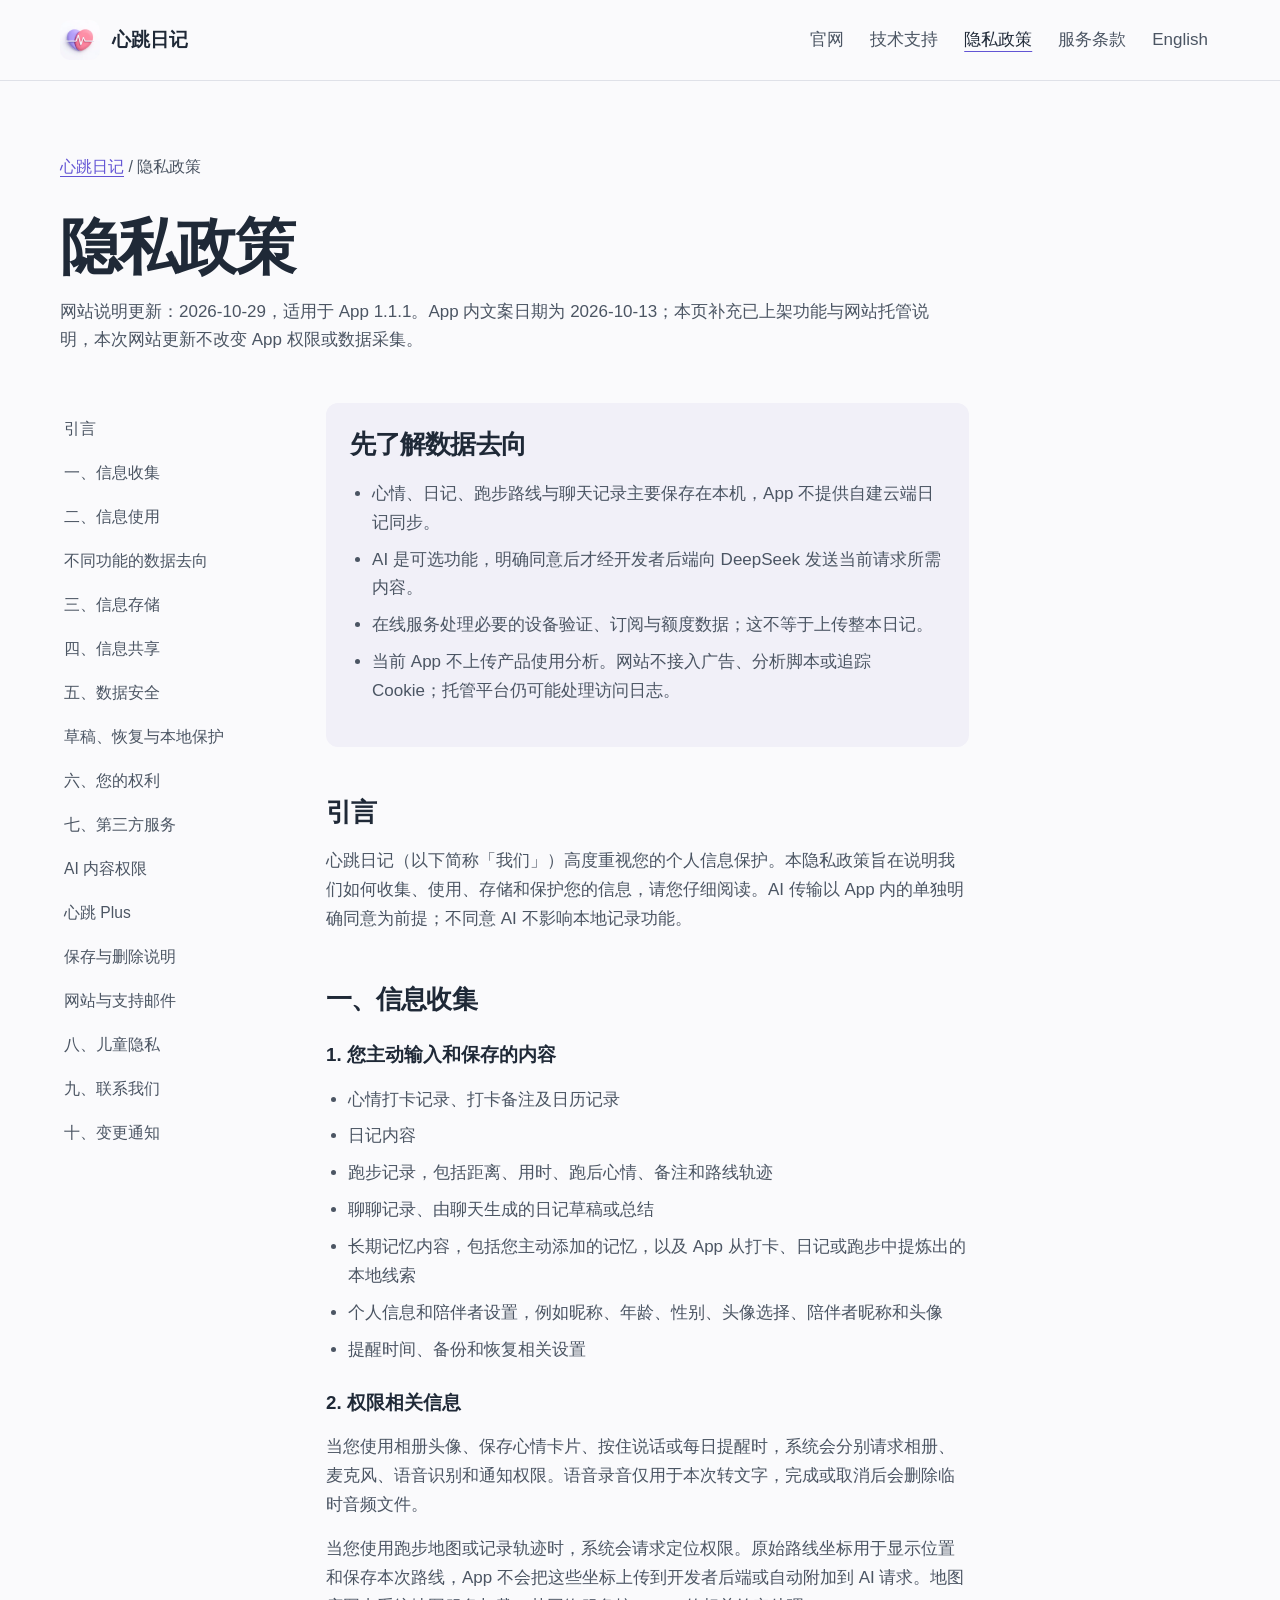
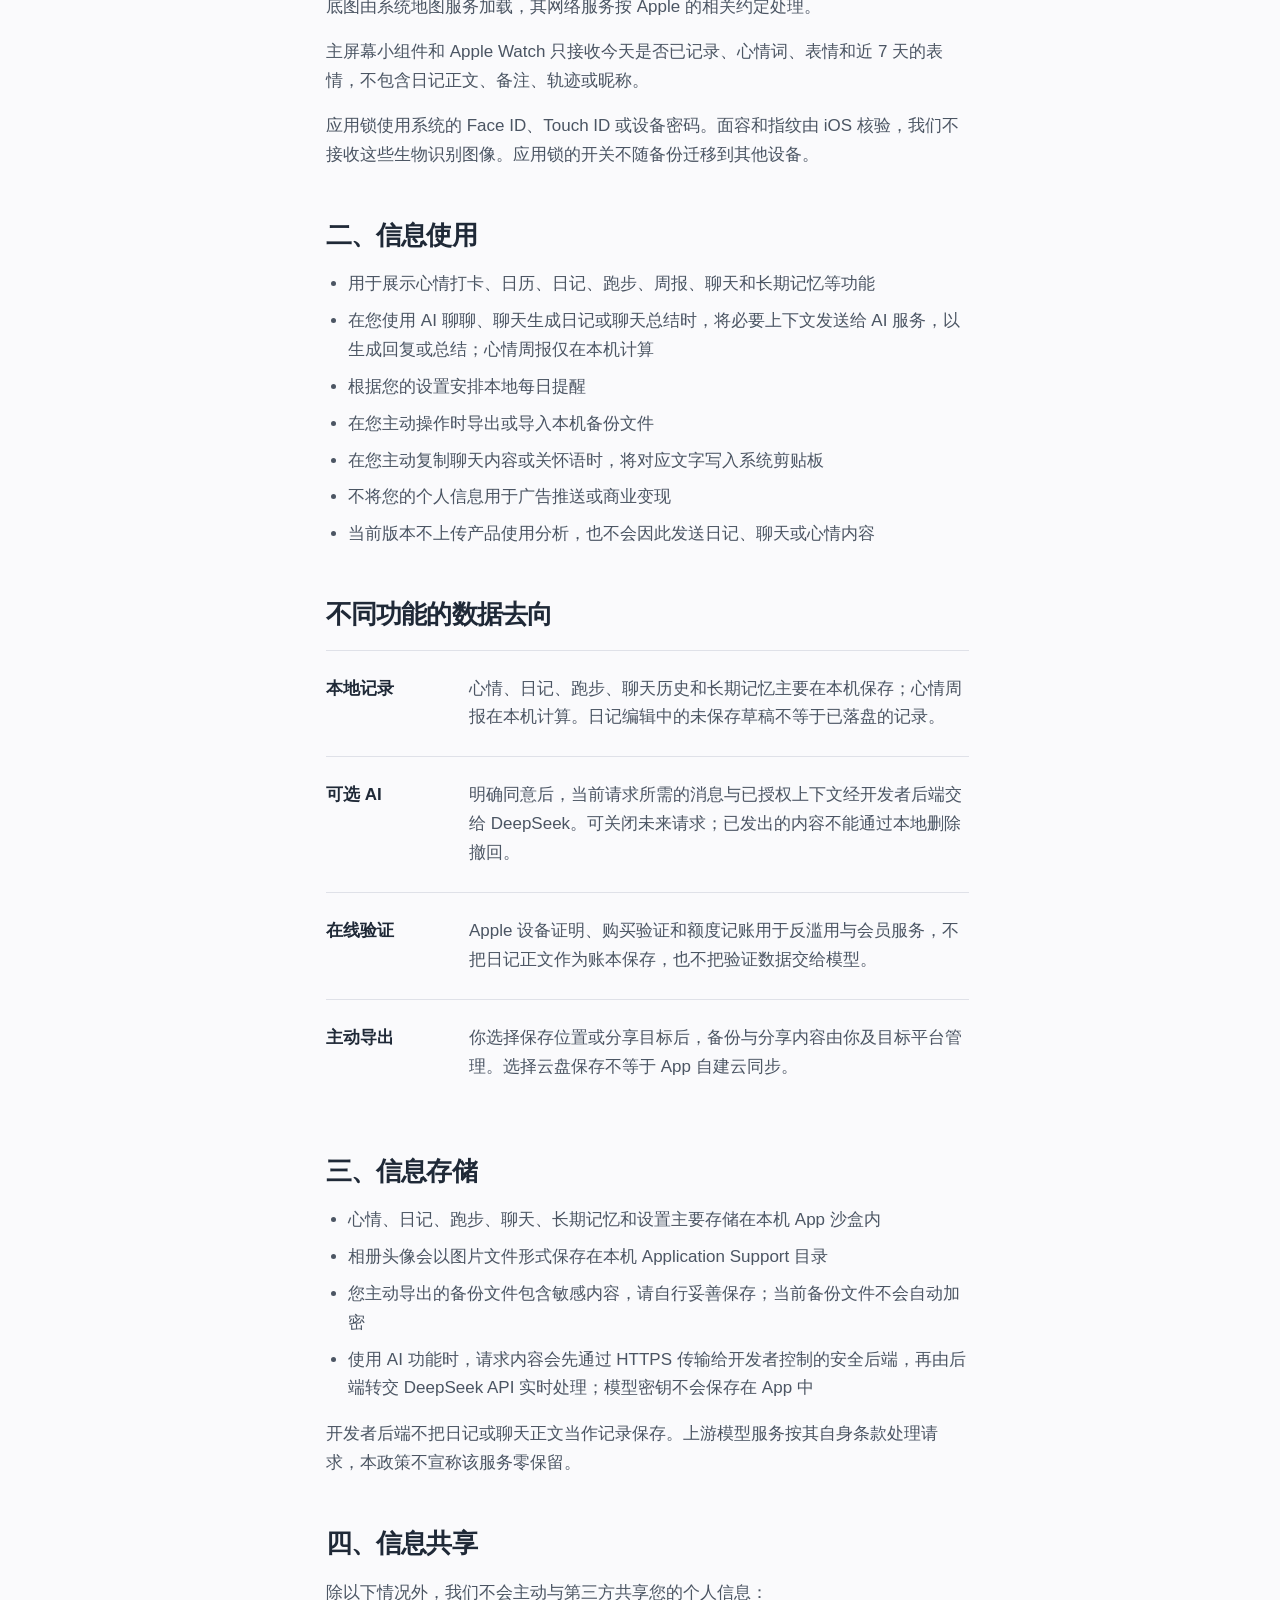
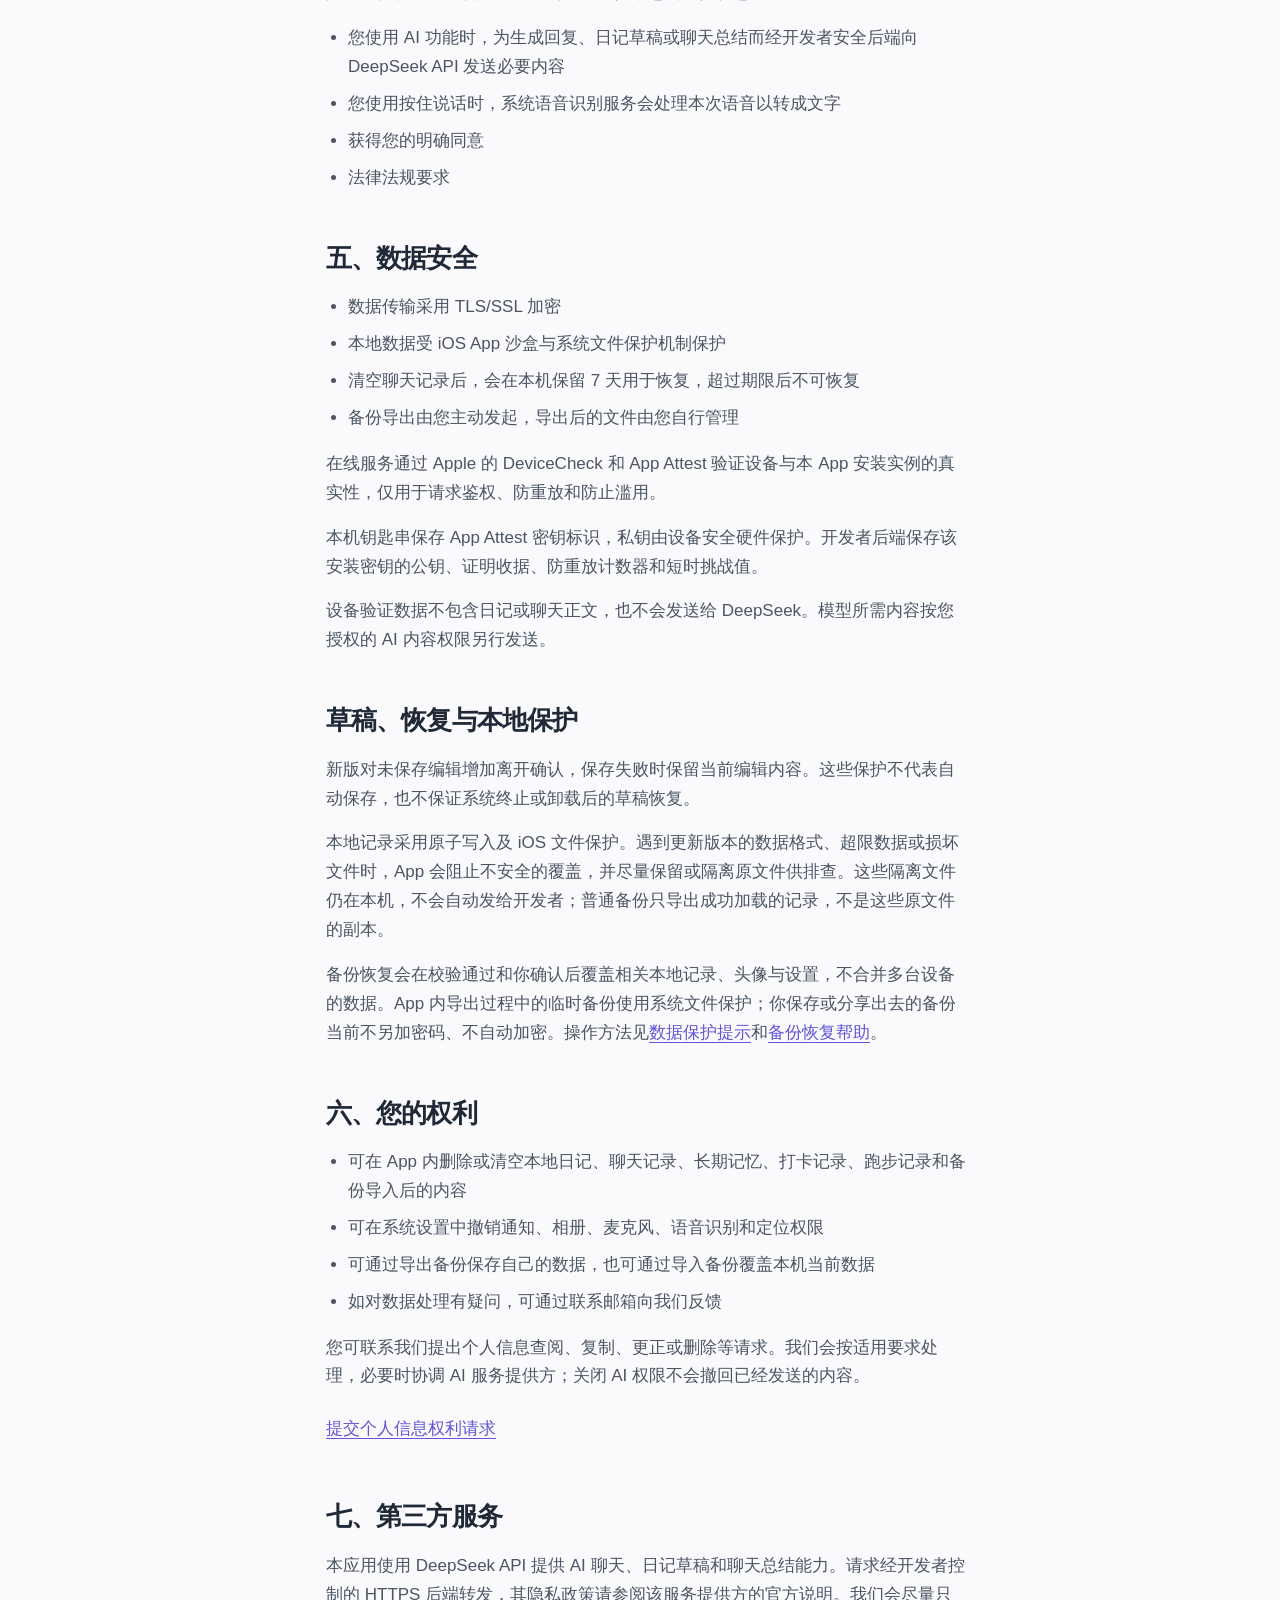
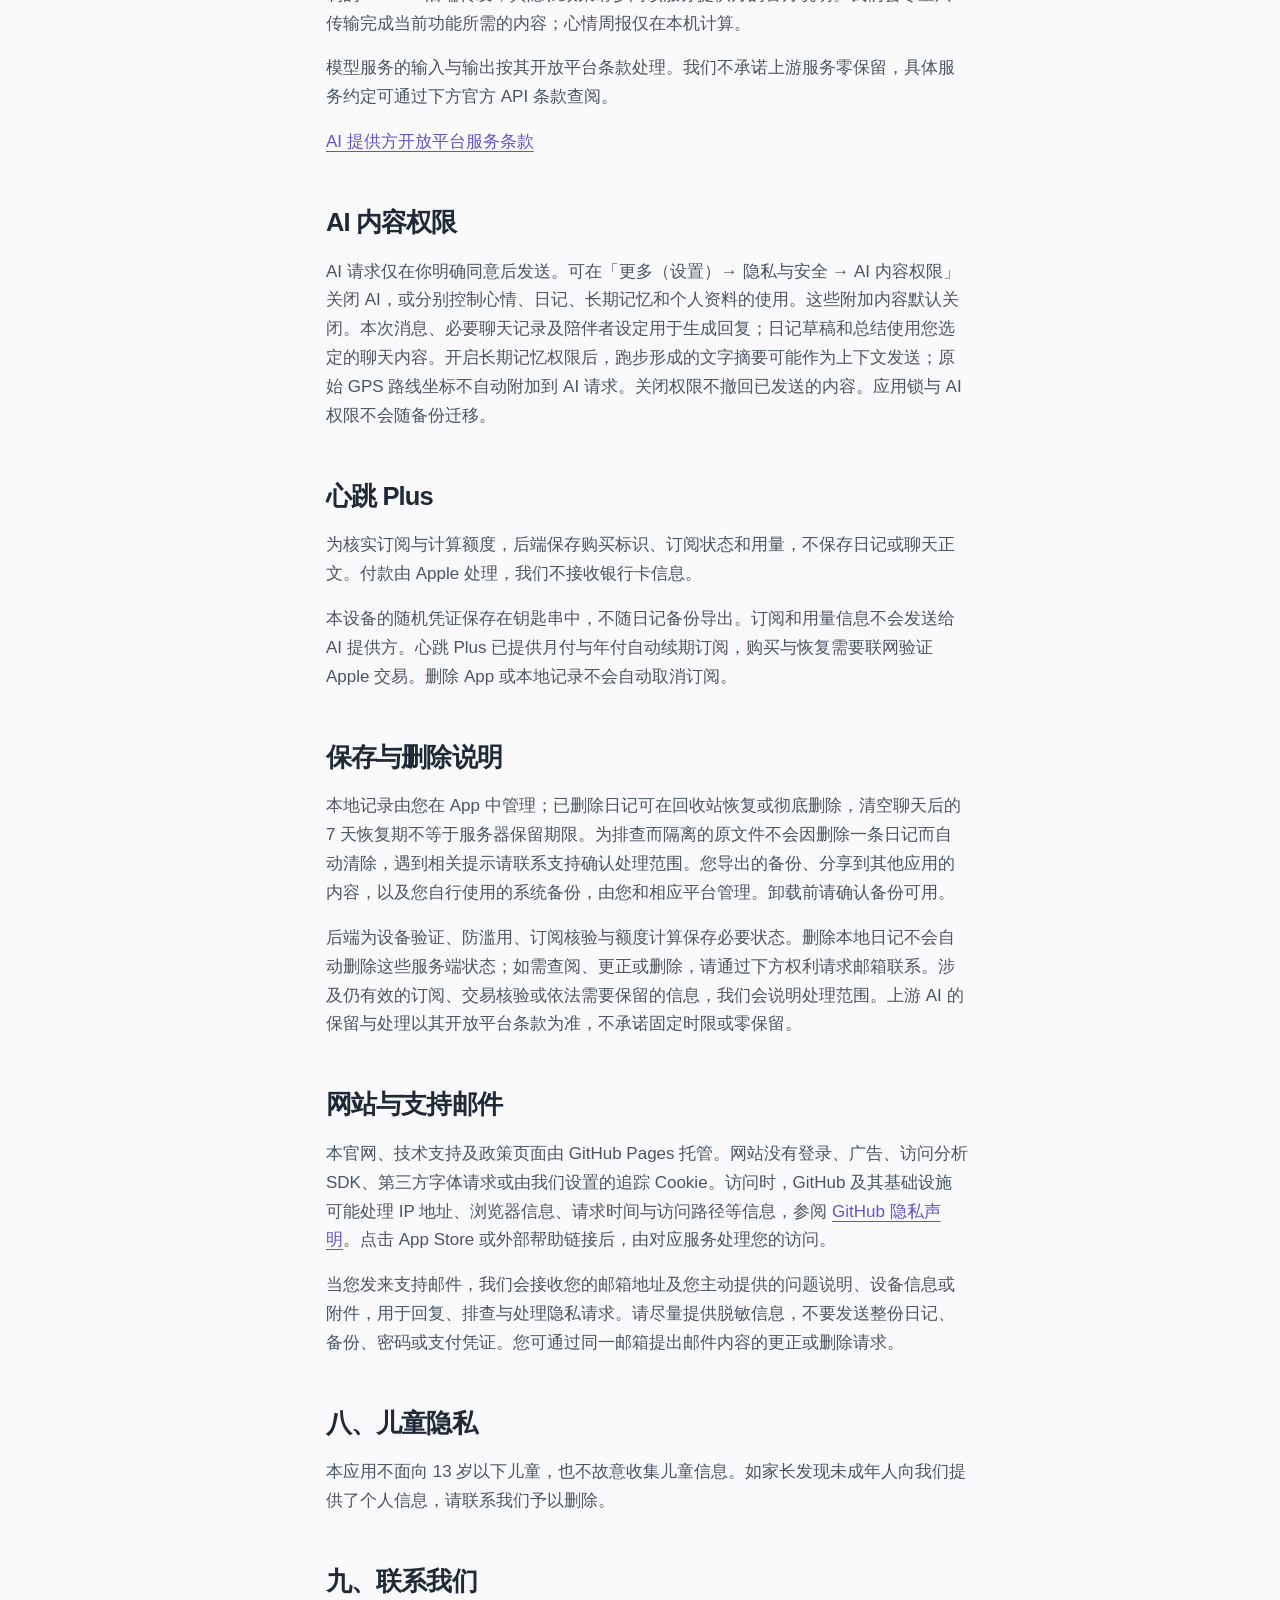
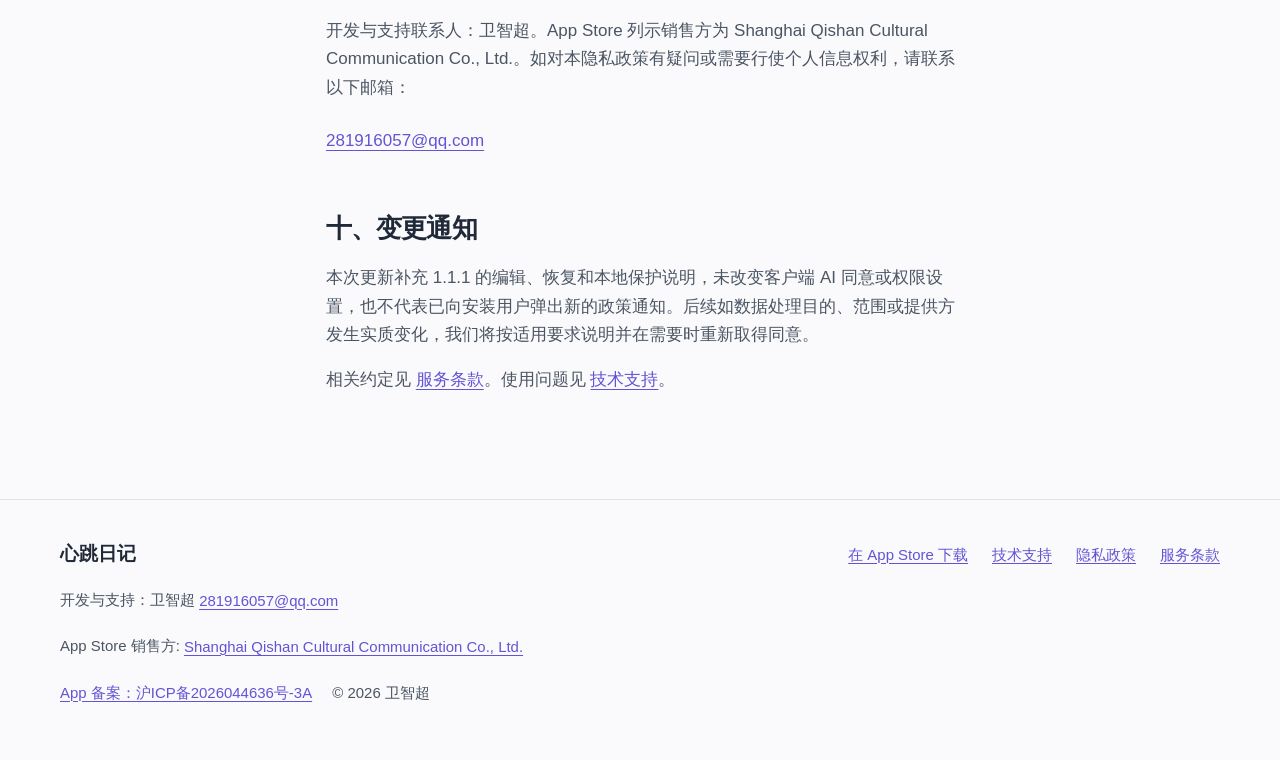
<file: privacy/index.html>
<!DOCTYPE html>
<html lang="zh-Hans">
<head>
<meta charset="utf-8">
<meta name="viewport" content="width=device-width, initial-scale=1">
<title>心跳日记隐私政策 | 本地记录、AI 权限与订阅数据</title>
<meta name="description" content="了解心跳日记如何处理本地日记、心情、跑步路线、可选 AI 请求、设备验证和订阅数据，以及备份、删除、撤回授权和个人信息权利请求方式。">
<meta name="robots" content="index, follow, max-image-preview:large">
<meta name="theme-color" content="#fafafc">
<meta name="apple-itunes-app" content="app-id=6761840824">
<link rel="canonical" href="https://weizhichao1027-collab.github.io/heartbeat-diary/privacy/">
<link rel="sitemap" type="application/xml" href="https://weizhichao1027-collab.github.io/heartbeat-diary/sitemap.xml">
<link rel="alternate" type="text/plain" title="Official product facts" href="https://weizhichao1027-collab.github.io/heartbeat-diary/llms.txt">
<link rel="alternate" hreflang="zh-Hans" href="https://weizhichao1027-collab.github.io/heartbeat-diary/privacy/">
<link rel="alternate" hreflang="en" href="https://weizhichao1027-collab.github.io/heartbeat-diary/en/privacy/">
<link rel="alternate" hreflang="x-default" href="https://weizhichao1027-collab.github.io/heartbeat-diary/privacy/">
<link rel="icon" href="../favicon.svg" type="image/svg+xml">
<link rel="apple-touch-icon" href="../assets/images/apple-touch-icon.png">
<link rel="stylesheet" href="../assets/site.css">
<meta property="og:type" content="website">
<meta property="og:site_name" content="心跳日记 / Pulse Diary">
<meta property="og:title" content="心跳日记隐私政策 | 本地记录、AI 权限与订阅数据">
<meta property="og:description" content="了解心跳日记如何处理本地日记、心情、跑步路线、可选 AI 请求、设备验证和订阅数据，以及备份、删除、撤回授权和个人信息权利请求方式。">
<meta property="og:url" content="https://weizhichao1027-collab.github.io/heartbeat-diary/privacy/">
<meta property="og:locale" content="zh_CN">
<meta property="og:locale:alternate" content="en_US">
<meta property="og:image" content="https://weizhichao1027-collab.github.io/heartbeat-diary/assets/images/social-zh.png">
<meta property="og:image:width" content="1200">
<meta property="og:image:height" content="630">
<meta property="og:image:alt" content="心跳日记：情绪记录与跑步">
<meta name="twitter:card" content="summary_large_image">
<meta name="twitter:title" content="心跳日记隐私政策 | 本地记录、AI 权限与订阅数据">
<meta name="twitter:description" content="了解心跳日记如何处理本地日记、心情、跑步路线、可选 AI 请求、设备验证和订阅数据，以及备份、删除、撤回授权和个人信息权利请求方式。">
<meta name="twitter:image" content="https://weizhichao1027-collab.github.io/heartbeat-diary/assets/images/social-zh.png">
<meta name="twitter:image:alt" content="心跳日记：情绪记录与跑步">
<script type="application/ld+json">{
  "@context": "https://schema.org",
  "@graph": [
    {
      "@type": "Organization",
      "@id": "https://weizhichao1027-collab.github.io/heartbeat-diary/#publisher",
      "name": "Shanghai Qishan Cultural Communication Co., Ltd.",
      "url": "https://weizhichao1027-collab.github.io/heartbeat-diary/",
      "sameAs": [
        "https://apps.apple.com/developer/id1891134548"
      ],
      "contactPoint": {
        "@type": "ContactPoint",
        "contactType": "customer support",
        "email": "281916057@qq.com",
        "url": "https://weizhichao1027-collab.github.io/heartbeat-diary/support/"
      }
    },
    {
      "@type": "WebSite",
      "@id": "https://weizhichao1027-collab.github.io/heartbeat-diary/#website",
      "url": "https://weizhichao1027-collab.github.io/heartbeat-diary/",
      "name": "心跳日记 / Pulse Diary",
      "inLanguage": [
        "zh-Hans",
        "en"
      ],
      "publisher": {
        "@id": "https://weizhichao1027-collab.github.io/heartbeat-diary/#publisher"
      }
    },
    {
      "@type": "WebPage",
      "@id": "https://weizhichao1027-collab.github.io/heartbeat-diary/privacy/#webpage",
      "url": "https://weizhichao1027-collab.github.io/heartbeat-diary/privacy/",
      "name": "心跳日记隐私政策 | 本地记录、AI 权限与订阅数据",
      "description": "了解心跳日记如何处理本地日记、心情、跑步路线、可选 AI 请求、设备验证和订阅数据，以及备份、删除、撤回授权和个人信息权利请求方式。",
      "inLanguage": "zh-Hans",
      "dateModified": "2026-10-29",
      "isPartOf": {
        "@id": "https://weizhichao1027-collab.github.io/heartbeat-diary/#website"
      },
      "about": {
        "@id": "https://weizhichao1027-collab.github.io/heartbeat-diary/#app"
      }
    },
    {
      "@type": "BreadcrumbList",
      "itemListElement": [
        {
          "@type": "ListItem",
          "position": 1,
          "name": "心跳日记",
          "item": "https://weizhichao1027-collab.github.io/heartbeat-diary/"
        },
        {
          "@type": "ListItem",
          "position": 2,
          "name": "隐私政策",
          "item": "https://weizhichao1027-collab.github.io/heartbeat-diary/privacy/"
        }
      ]
    }
  ]
}</script>
</head>
<body>
<a class="skip" href="#content">跳到正文</a>
<header class="site-header"><div class="wrap"><a class="brand" href="../"><img src="../assets/images/app-icon.webp" width="40" height="40" alt="">心跳日记</a><nav class="nav" aria-label="网站导航"><a href="../">官网</a><a href="../support/">技术支持</a><a href="../privacy/" aria-current="page">隐私政策</a><a href="../terms/">服务条款</a><a href="../en/privacy/" lang="en" hreflang="en">English</a></nav></div></header>
<main id="content" class="wrap" tabindex="-1"><nav class="breadcrumbs" aria-label="面包屑导航"><a href="../">心跳日记</a><span aria-hidden="true"> / </span><span>隐私政策</span></nav><header class="doc-title"><h1>隐私政策</h1><p class="meta">网站说明更新：2026-10-29，适用于 App 1.1.1。App 内文案日期为 2026-10-13；本页补充已上架功能与网站托管说明，本次网站更新不改变 App 权限或数据采集。</p></header><div class="doc"><nav class="toc" aria-label="目录"><ol><li><a href="#intro">引言</a></li><li><a href="#collect">一、信息收集</a></li><li><a href="#use">二、信息使用</a></li><li><a href="#data-flow">不同功能的数据去向</a></li><li><a href="#store">三、信息存储</a></li><li><a href="#share">四、信息共享</a></li><li><a href="#security">五、数据安全</a></li><li><a href="#recovery">草稿、恢复与本地保护</a></li><li><a href="#rights">六、您的权利</a></li><li><a href="#third">七、第三方服务</a></li><li><a href="#ai">AI 内容权限</a></li><li><a href="#plus">心跳 Plus</a></li><li><a href="#retention">保存与删除说明</a></li><li><a href="#website">网站与支持邮件</a></li><li><a href="#children">八、儿童隐私</a></li><li><a href="#contact">九、联系我们</a></li><li><a href="#changes">十、变更通知</a></li></ol></nav><article class="prose"><div class="policy-summary"><h2>先了解数据去向</h2><ul><li>心情、日记、跑步路线与聊天记录主要保存在本机，App 不提供自建云端日记同步。</li><li>AI 是可选功能，明确同意后才经开发者后端向 DeepSeek 发送当前请求所需内容。</li><li>在线服务处理必要的设备验证、订阅与额度数据；这不等于上传整本日记。</li><li>当前 App 不上传产品使用分析。网站不接入广告、分析脚本或追踪 Cookie；托管平台仍可能处理访问日志。</li></ul></div>
<h2 id="intro">引言</h2>
        <p>心跳日记（以下简称「我们」）高度重视您的个人信息保护。本隐私政策旨在说明我们如何收集、使用、存储和保护您的信息，请您仔细阅读。AI 传输以 App 内的单独明确同意为前提；不同意 AI 不影响本地记录功能。</p>

        <h2 id="collect">一、信息收集</h2>
        <h3>1. 您主动输入和保存的内容</h3>
        <ul>
          <li>心情打卡记录、打卡备注及日历记录</li>
          <li>日记内容</li>
          <li>跑步记录，包括距离、用时、跑后心情、备注和路线轨迹</li>
          <li>聊聊记录、由聊天生成的日记草稿或总结</li>
          <li>长期记忆内容，包括您主动添加的记忆，以及 App 从打卡、日记或跑步中提炼出的本地线索</li>
          <li>个人信息和陪伴者设置，例如昵称、年龄、性别、头像选择、陪伴者昵称和头像</li>
          <li>提醒时间、备份和恢复相关设置</li>
        </ul>
        <h3>2. 权限相关信息</h3>
        <p>当您使用相册头像、保存心情卡片、按住说话或每日提醒时，系统会分别请求相册、麦克风、语音识别和通知权限。语音录音仅用于本次转文字，完成或取消后会删除临时音频文件。</p>
        <p>当您使用跑步地图或记录轨迹时，系统会请求定位权限。原始路线坐标用于显示位置和保存本次路线，App 不会把这些坐标上传到开发者后端或自动附加到 AI 请求。地图底图由系统地图服务加载，其网络服务按 Apple 的相关约定处理。</p>
        <p>主屏幕小组件和 Apple Watch 只接收今天是否已记录、心情词、表情和近 7 天的表情，不包含日记正文、备注、轨迹或昵称。</p>
        <p>应用锁使用系统的 Face ID、Touch ID 或设备密码。面容和指纹由 iOS 核验，我们不接收这些生物识别图像。应用锁的开关不随备份迁移到其他设备。</p>

        <h2 id="use">二、信息使用</h2>
        <ul>
          <li>用于展示心情打卡、日历、日记、跑步、周报、聊天和长期记忆等功能</li>
          <li>在您使用 AI 聊聊、聊天生成日记或聊天总结时，将必要上下文发送给 AI 服务，以生成回复或总结；心情周报仅在本机计算</li>
          <li>根据您的设置安排本地每日提醒</li>
          <li>在您主动操作时导出或导入本机备份文件</li>
          <li>在您主动复制聊天内容或关怀语时，将对应文字写入系统剪贴板</li>
          <li>不将您的个人信息用于广告推送或商业变现</li>
          <li>当前版本不上传产品使用分析，也不会因此发送日记、聊天或心情内容</li>
        </ul>

        <h2 id="data-flow">不同功能的数据去向</h2>
<dl class="facts">
<div><dt>本地记录</dt><dd>心情、日记、跑步、聊天历史和长期记忆主要在本机保存；心情周报在本机计算。日记编辑中的未保存草稿不等于已落盘的记录。</dd></div>
<div><dt>可选 AI</dt><dd>明确同意后，当前请求所需的消息与已授权上下文经开发者后端交给 DeepSeek。可关闭未来请求；已发出的内容不能通过本地删除撤回。</dd></div>
<div><dt>在线验证</dt><dd>Apple 设备证明、购买验证和额度记账用于反滥用与会员服务，不把日记正文作为账本保存，也不把验证数据交给模型。</dd></div>
<div><dt>主动导出</dt><dd>你选择保存位置或分享目标后，备份与分享内容由你及目标平台管理。选择云盘保存不等于 App 自建云同步。</dd></div>
</dl>
<h2 id="store">三、信息存储</h2>
        <ul>
          <li>心情、日记、跑步、聊天、长期记忆和设置主要存储在本机 App 沙盒内</li>
          <li>相册头像会以图片文件形式保存在本机 Application Support 目录</li>
          <li>您主动导出的备份文件包含敏感内容，请自行妥善保存；当前备份文件不会自动加密</li>
          <li>使用 AI 功能时，请求内容会先通过 HTTPS 传输给开发者控制的安全后端，再由后端转交 DeepSeek API 实时处理；模型密钥不会保存在 App 中</li>
        </ul>
        <p>开发者后端不把日记或聊天正文当作记录保存。上游模型服务按其自身条款处理请求，本政策不宣称该服务零保留。</p>

        <h2 id="share">四、信息共享</h2>
        <p>除以下情况外，我们不会主动与第三方共享您的个人信息：</p>
        <ul>
          <li>您使用 AI 功能时，为生成回复、日记草稿或聊天总结而经开发者安全后端向 DeepSeek API 发送必要内容</li>
          <li>您使用按住说话时，系统语音识别服务会处理本次语音以转成文字</li>
          <li>获得您的明确同意</li>
          <li>法律法规要求</li>
        </ul>

        <h2 id="security">五、数据安全</h2>
        <ul>
          <li>数据传输采用 TLS/SSL 加密</li>
          <li>本地数据受 iOS App 沙盒与系统文件保护机制保护</li>
          <li>清空聊天记录后，会在本机保留 7 天用于恢复，超过期限后不可恢复</li>
          <li>备份导出由您主动发起，导出后的文件由您自行管理</li>
        </ul>
        <p>在线服务通过 Apple 的 DeviceCheck 和 App Attest 验证设备与本 App 安装实例的真实性，仅用于请求鉴权、防重放和防止滥用。</p>
        <p>本机钥匙串保存 App Attest 密钥标识，私钥由设备安全硬件保护。开发者后端保存该安装密钥的公钥、证明收据、防重放计数器和短时挑战值。</p>
        <p>设备验证数据不包含日记或聊天正文，也不会发送给 DeepSeek。模型所需内容按您授权的 AI 内容权限另行发送。</p>

        <h2 id="recovery">草稿、恢复与本地保护</h2>
<p>新版对未保存编辑增加离开确认，保存失败时保留当前编辑内容。这些保护不代表自动保存，也不保证系统终止或卸载后的草稿恢复。</p>
<p>本地记录采用原子写入及 iOS 文件保护。遇到更新版本的数据格式、超限数据或损坏文件时，App 会阻止不安全的覆盖，并尽量保留或隔离原文件供排查。这些隔离文件仍在本机，不会自动发给开发者；普通备份只导出成功加载的记录，不是这些原文件的副本。</p>
<p>备份恢复会在校验通过和你确认后覆盖相关本地记录、头像与设置，不合并多台设备的数据。App 内导出过程中的临时备份使用系统文件保护；你保存或分享出去的备份当前不另加密码、不自动加密。操作方法见<a href="../support/#protected-data">数据保护提示</a>和<a href="../support/#restore-backup-error">备份恢复帮助</a>。</p>
<h2 id="rights">六、您的权利</h2>
        <ul>
          <li>可在 App 内删除或清空本地日记、聊天记录、长期记忆、打卡记录、跑步记录和备份导入后的内容</li>
          <li>可在系统设置中撤销通知、相册、麦克风、语音识别和定位权限</li>
          <li>可通过导出备份保存自己的数据，也可通过导入备份覆盖本机当前数据</li>
          <li>如对数据处理有疑问，可通过联系邮箱向我们反馈</li>
        </ul>
        <p>您可联系我们提出个人信息查阅、复制、更正或删除等请求。我们会按适用要求处理，必要时协调 AI 服务提供方；关闭 AI 权限不会撤回已经发送的内容。</p>
        <p><a class="mail" href="mailto:281916057@qq.com?subject=%E4%B8%AA%E4%BA%BA%E4%BF%A1%E6%81%AF%E6%9D%83%E5%88%A9%E8%AF%B7%E6%B1%82">提交个人信息权利请求</a></p>

        <h2 id="third">七、第三方服务</h2>
        <p>本应用使用 DeepSeek API 提供 AI 聊天、日记草稿和聊天总结能力。请求经开发者控制的 HTTPS 后端转发，其隐私政策请参阅该服务提供方的官方说明。我们会尽量只传输完成当前功能所需的内容；心情周报仅在本机计算。</p>
        <p>模型服务的输入与输出按其开放平台条款处理。我们不承诺上游服务零保留，具体服务约定可通过下方官方 API 条款查阅。</p>
        <p><a href="https://cdn.deepseek.com/policies/zh-CN/deepseek-open-platform-terms-of-service.html" target="_blank" rel="noopener noreferrer">AI 提供方开放平台服务条款</a></p>

        <h2 id="ai">AI 内容权限</h2>
        <p>AI 请求仅在你明确同意后发送。可在「更多（设置）→ 隐私与安全 → AI 内容权限」关闭 AI，或分别控制心情、日记、长期记忆和个人资料的使用。这些附加内容默认关闭。本次消息、必要聊天记录及陪伴者设定用于生成回复；日记草稿和总结使用您选定的聊天内容。开启长期记忆权限后，跑步形成的文字摘要可能作为上下文发送；原始 GPS 路线坐标不自动附加到 AI 请求。关闭权限不撤回已发送的内容。应用锁与 AI 权限不会随备份迁移。</p>

        <h2 id="plus">心跳 Plus</h2>
        <p>为核实订阅与计算额度，后端保存购买标识、订阅状态和用量，不保存日记或聊天正文。付款由 Apple 处理，我们不接收银行卡信息。</p>
        <p>本设备的随机凭证保存在钥匙串中，不随日记备份导出。订阅和用量信息不会发送给 AI 提供方。心跳 Plus 已提供月付与年付自动续期订阅，购买与恢复需要联网验证 Apple 交易。删除 App 或本地记录不会自动取消订阅。</p>

        <h2 id="retention">保存与删除说明</h2>
<p>本地记录由您在 App 中管理；已删除日记可在回收站恢复或彻底删除，清空聊天后的 7 天恢复期不等于服务器保留期限。为排查而隔离的原文件不会因删除一条日记而自动清除，遇到相关提示请联系支持确认处理范围。您导出的备份、分享到其他应用的内容，以及您自行使用的系统备份，由您和相应平台管理。卸载前请确认备份可用。</p>
<p>后端为设备验证、防滥用、订阅核验与额度计算保存必要状态。删除本地日记不会自动删除这些服务端状态；如需查阅、更正或删除，请通过下方权利请求邮箱联系。涉及仍有效的订阅、交易核验或依法需要保留的信息，我们会说明处理范围。上游 AI 的保留与处理以其开放平台条款为准，不承诺固定时限或零保留。</p>
<h2 id="website">网站与支持邮件</h2>
<p>本官网、技术支持及政策页面由 GitHub Pages 托管。网站没有登录、广告、访问分析 SDK、第三方字体请求或由我们设置的追踪 Cookie。访问时，GitHub 及其基础设施可能处理 IP 地址、浏览器信息、请求时间与访问路径等信息，参阅 <a href="https://docs.github.com/en/site-policy/privacy-policies/github-general-privacy-statement">GitHub 隐私声明</a>。点击 App Store 或外部帮助链接后，由对应服务处理您的访问。</p>
<p>当您发来支持邮件，我们会接收您的邮箱地址及您主动提供的问题说明、设备信息或附件，用于回复、排查与处理隐私请求。请尽量提供脱敏信息，不要发送整份日记、备份、密码或支付凭证。您可通过同一邮箱提出邮件内容的更正或删除请求。</p>
<h2 id="children">八、儿童隐私</h2>
        <p>本应用不面向 13 岁以下儿童，也不故意收集儿童信息。如家长发现未成年人向我们提供了个人信息，请联系我们予以删除。</p>

        <h2 id="contact">九、联系我们</h2>
        <p>开发与支持联系人：卫智超。App Store 列示销售方为 Shanghai Qishan Cultural Communication Co., Ltd.。如对本隐私政策有疑问或需要行使个人信息权利，请联系以下邮箱：</p>
        <p><a class="mail" href="mailto:281916057@qq.com?subject=%E5%BF%83%E8%B7%B3%E6%97%A5%E8%AE%B0%E9%9A%90%E7%A7%81%E6%94%BF%E7%AD%96">281916057@qq.com</a></p>

        <h2 id="changes">十、变更通知</h2>
        <p>本次更新补充 1.1.1 的编辑、恢复和本地保护说明，未改变客户端 AI 同意或权限设置，也不代表已向安装用户弹出新的政策通知。后续如数据处理目的、范围或提供方发生实质变化，我们将按适用要求说明并在需要时重新取得同意。</p>
        <p>相关约定见 <a href="../terms/">服务条款</a>。使用问题见 <a href="../support/">技术支持</a>。</p>
</article></div></main>
<footer class="site-footer"><div class="wrap"><div class="footer-top"><strong>心跳日记</strong><a href="https://apps.apple.com/cn/app/id6761840824">在 App Store 下载</a><a href="../support/">技术支持</a><a href="../privacy/">隐私政策</a><a href="../terms/">服务条款</a></div><p>开发与支持：卫智超 <a href="mailto:281916057@qq.com">281916057@qq.com</a></p><p>App Store 销售方: <a href="https://apps.apple.com/developer/id1891134548">Shanghai Qishan Cultural Communication Co., Ltd.</a></p><p><a href="https://beian.miit.gov.cn/">App 备案：沪ICP备2026044636号-3A</a> <span>© 2026 卫智超</span></p></div></footer>
</body>
</html>
</file>
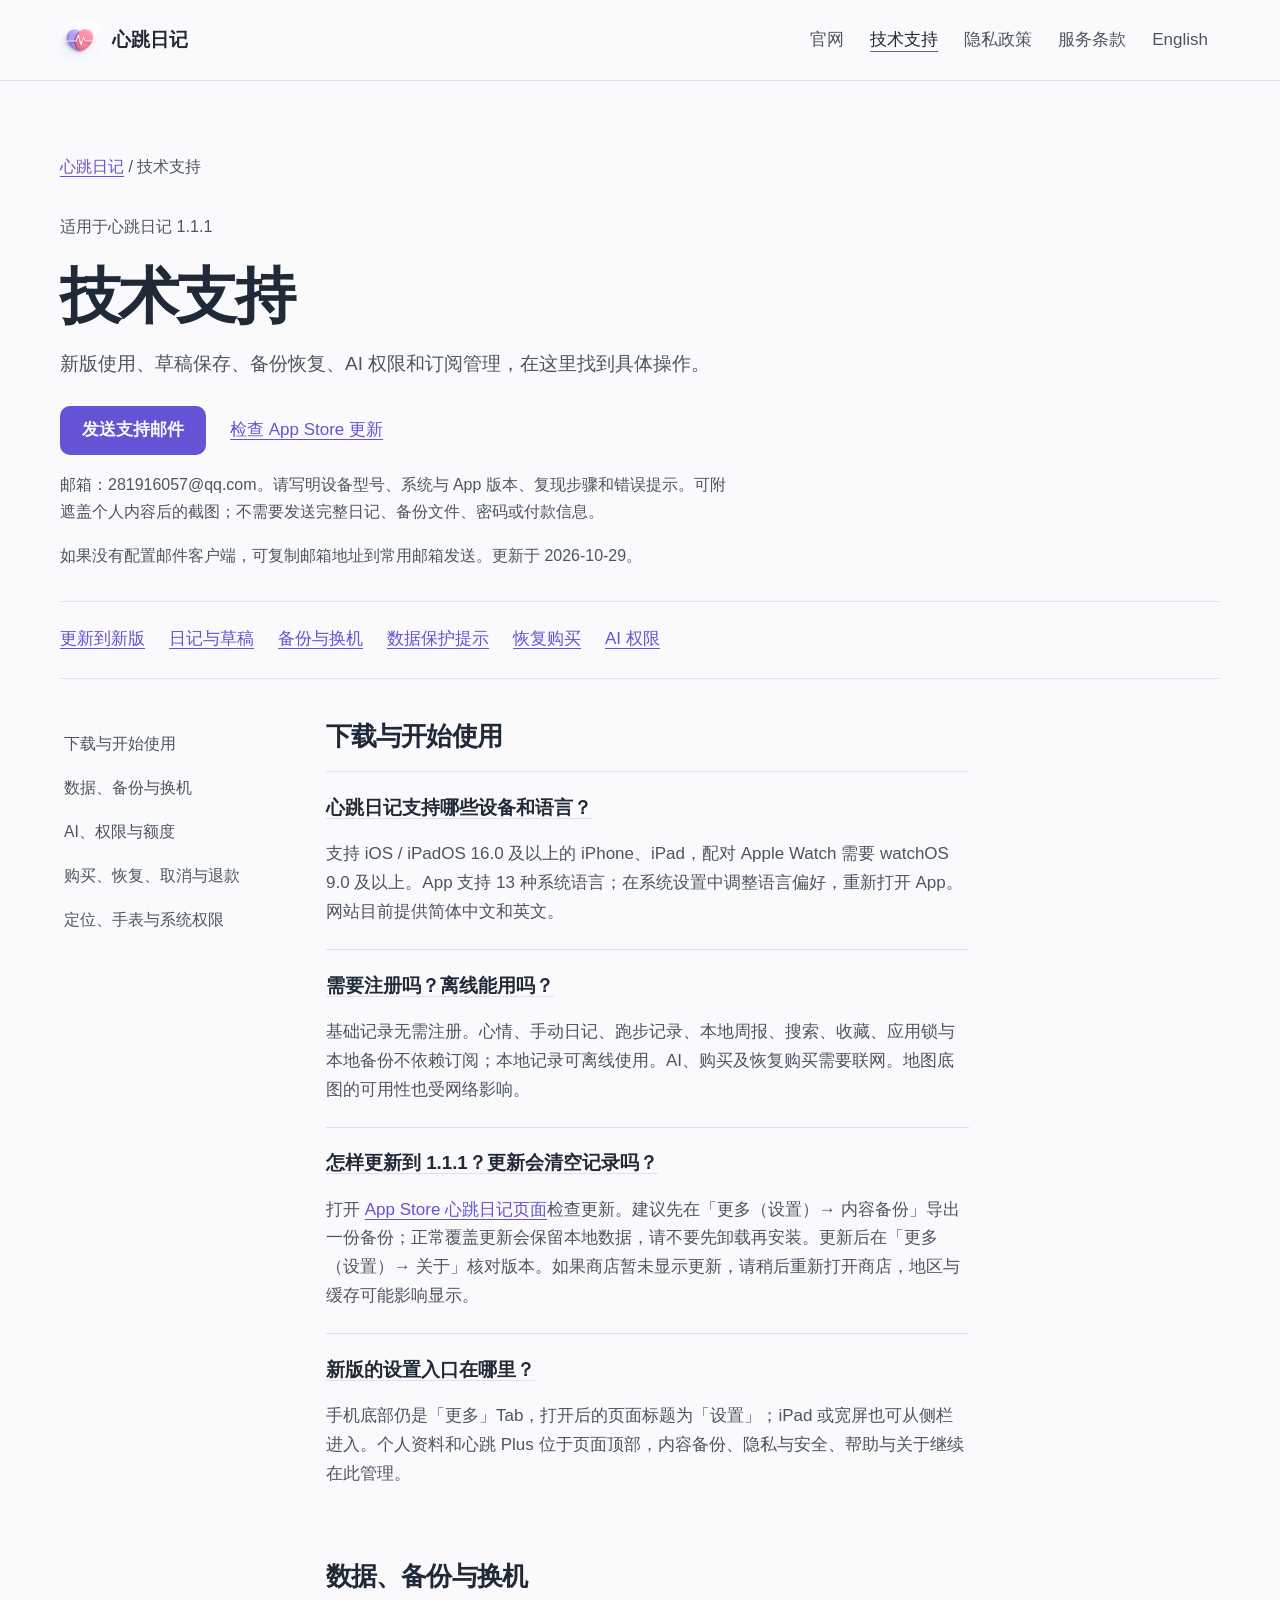
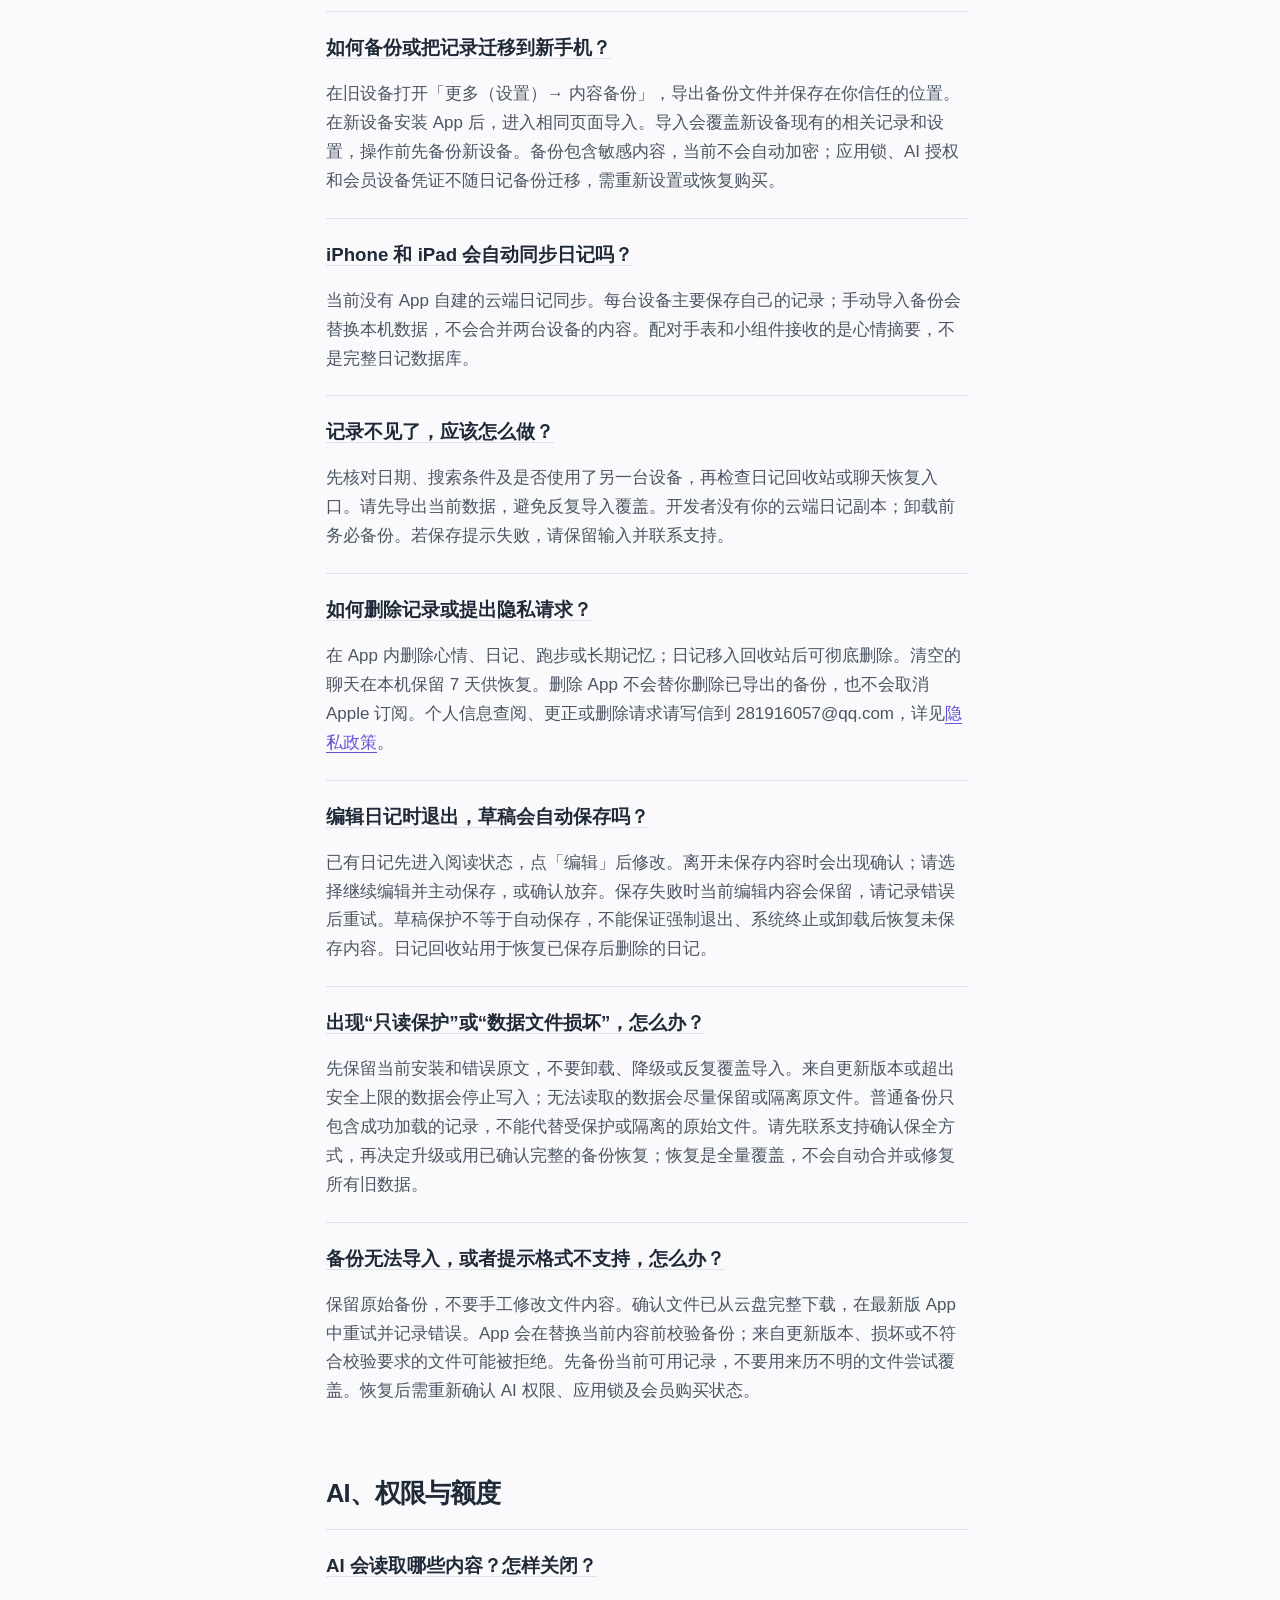
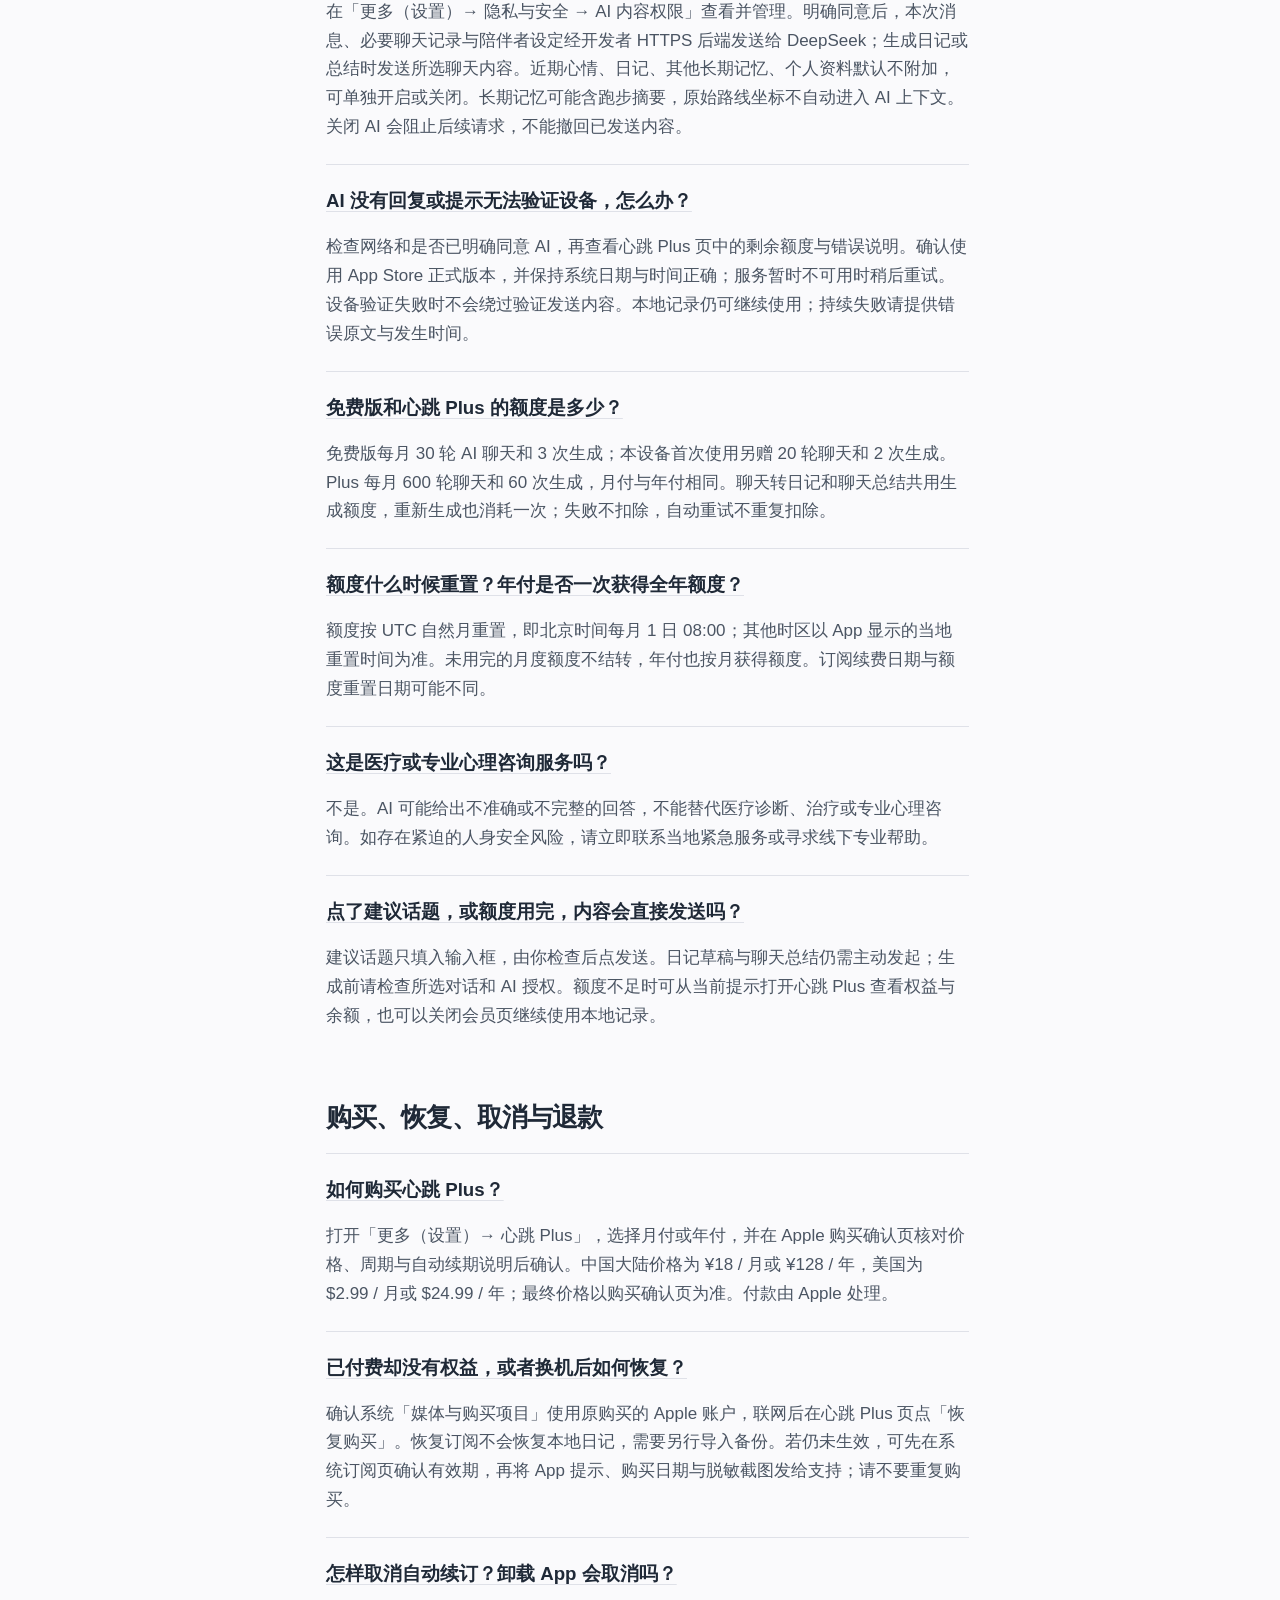
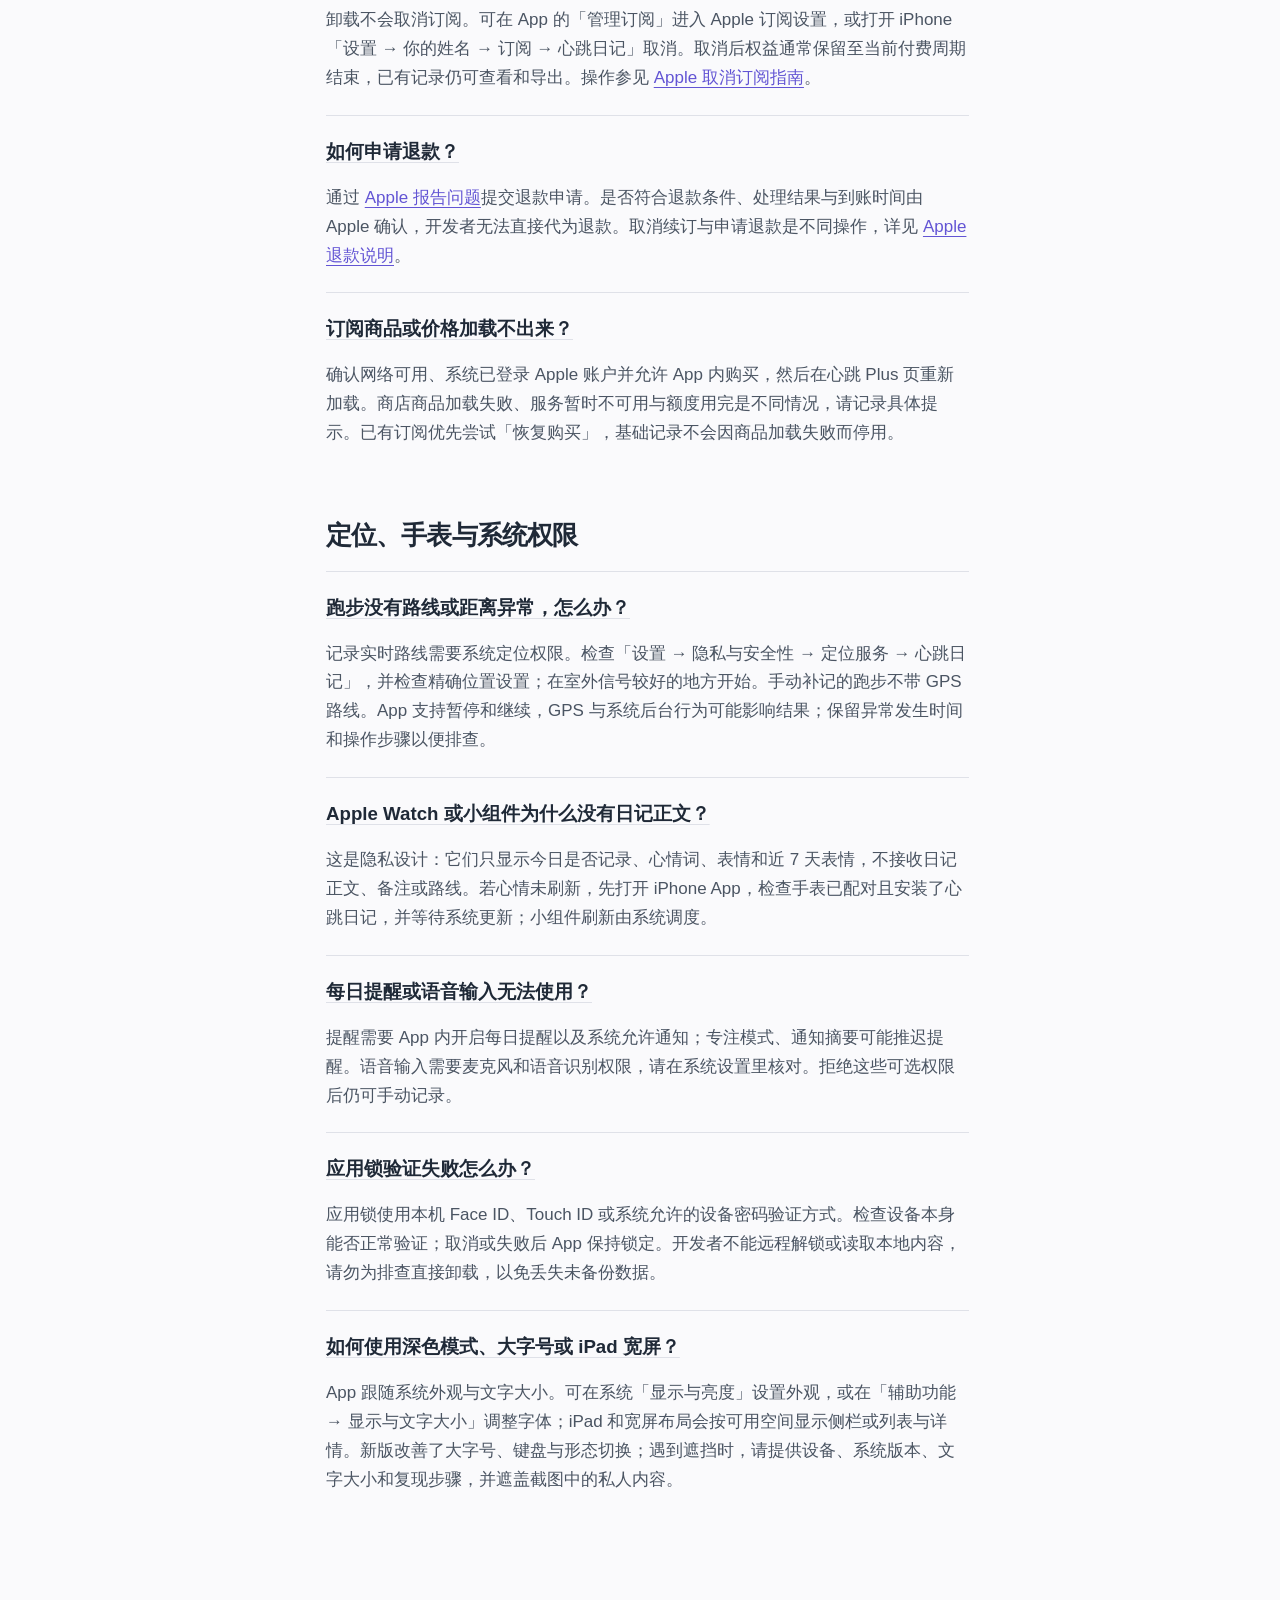
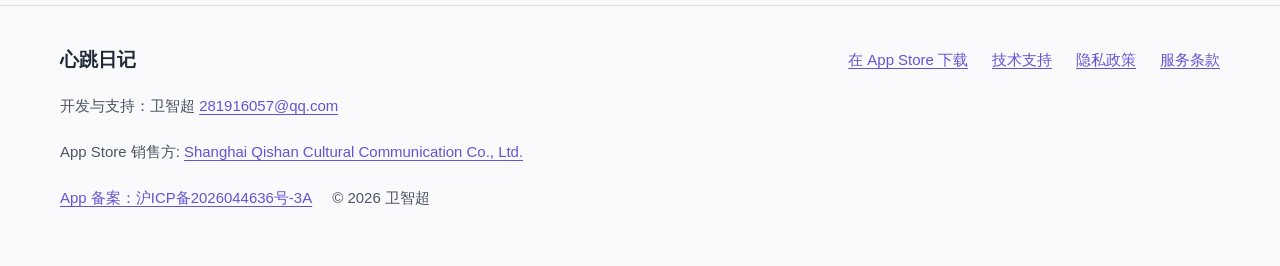
<file: support/index.html>
<!DOCTYPE html>
<html lang="zh-Hans">
<head>
<meta charset="utf-8">
<meta name="viewport" content="width=device-width, initial-scale=1">
<title>心跳日记技术支持 | 备份、AI、订阅与恢复购买</title>
<meta name="description" content="心跳日记官方帮助：新版更新、日记草稿、备份恢复、只读保护、AI 权限、额度重置、恢复购买、取消订阅、退款和 Apple Watch。支持邮箱 281916057@qq.com。">
<meta name="robots" content="index, follow, max-image-preview:large">
<meta name="theme-color" content="#fafafc">
<meta name="apple-itunes-app" content="app-id=6761840824">
<link rel="canonical" href="https://weizhichao1027-collab.github.io/heartbeat-diary/support/">
<link rel="sitemap" type="application/xml" href="https://weizhichao1027-collab.github.io/heartbeat-diary/sitemap.xml">
<link rel="alternate" type="text/plain" title="Official product facts" href="https://weizhichao1027-collab.github.io/heartbeat-diary/llms.txt">
<link rel="alternate" hreflang="zh-Hans" href="https://weizhichao1027-collab.github.io/heartbeat-diary/support/">
<link rel="alternate" hreflang="en" href="https://weizhichao1027-collab.github.io/heartbeat-diary/en/support/">
<link rel="alternate" hreflang="x-default" href="https://weizhichao1027-collab.github.io/heartbeat-diary/support/">
<link rel="icon" href="../favicon.svg" type="image/svg+xml">
<link rel="apple-touch-icon" href="../assets/images/apple-touch-icon.png">
<link rel="stylesheet" href="../assets/site.css">
<meta property="og:type" content="website">
<meta property="og:site_name" content="心跳日记 / Pulse Diary">
<meta property="og:title" content="心跳日记技术支持 | 备份、AI、订阅与恢复购买">
<meta property="og:description" content="心跳日记官方帮助：新版更新、日记草稿、备份恢复、只读保护、AI 权限、额度重置、恢复购买、取消订阅、退款和 Apple Watch。支持邮箱 281916057@qq.com。">
<meta property="og:url" content="https://weizhichao1027-collab.github.io/heartbeat-diary/support/">
<meta property="og:locale" content="zh_CN">
<meta property="og:locale:alternate" content="en_US">
<meta property="og:image" content="https://weizhichao1027-collab.github.io/heartbeat-diary/assets/images/social-zh.png">
<meta property="og:image:width" content="1200">
<meta property="og:image:height" content="630">
<meta property="og:image:alt" content="心跳日记：情绪记录与跑步">
<meta name="twitter:card" content="summary_large_image">
<meta name="twitter:title" content="心跳日记技术支持 | 备份、AI、订阅与恢复购买">
<meta name="twitter:description" content="心跳日记官方帮助：新版更新、日记草稿、备份恢复、只读保护、AI 权限、额度重置、恢复购买、取消订阅、退款和 Apple Watch。支持邮箱 281916057@qq.com。">
<meta name="twitter:image" content="https://weizhichao1027-collab.github.io/heartbeat-diary/assets/images/social-zh.png">
<meta name="twitter:image:alt" content="心跳日记：情绪记录与跑步">
<script type="application/ld+json">{
  "@context": "https://schema.org",
  "@graph": [
    {
      "@type": "Organization",
      "@id": "https://weizhichao1027-collab.github.io/heartbeat-diary/#publisher",
      "name": "Shanghai Qishan Cultural Communication Co., Ltd.",
      "url": "https://weizhichao1027-collab.github.io/heartbeat-diary/",
      "sameAs": [
        "https://apps.apple.com/developer/id1891134548"
      ],
      "contactPoint": {
        "@type": "ContactPoint",
        "contactType": "customer support",
        "email": "281916057@qq.com",
        "url": "https://weizhichao1027-collab.github.io/heartbeat-diary/support/"
      }
    },
    {
      "@type": "WebSite",
      "@id": "https://weizhichao1027-collab.github.io/heartbeat-diary/#website",
      "url": "https://weizhichao1027-collab.github.io/heartbeat-diary/",
      "name": "心跳日记 / Pulse Diary",
      "inLanguage": [
        "zh-Hans",
        "en"
      ],
      "publisher": {
        "@id": "https://weizhichao1027-collab.github.io/heartbeat-diary/#publisher"
      }
    },
    {
      "@type": "FAQPage",
      "@id": "https://weizhichao1027-collab.github.io/heartbeat-diary/support/#webpage",
      "url": "https://weizhichao1027-collab.github.io/heartbeat-diary/support/",
      "name": "心跳日记技术支持 | 备份、AI、订阅与恢复购买",
      "description": "心跳日记官方帮助：新版更新、日记草稿、备份恢复、只读保护、AI 权限、额度重置、恢复购买、取消订阅、退款和 Apple Watch。支持邮箱 281916057@qq.com。",
      "inLanguage": "zh-Hans",
      "dateModified": "2026-10-29",
      "isPartOf": {
        "@id": "https://weizhichao1027-collab.github.io/heartbeat-diary/#website"
      },
      "about": {
        "@id": "https://weizhichao1027-collab.github.io/heartbeat-diary/#app"
      },
      "mainEntity": [
        {
          "@type": "Question",
          "@id": "https://weizhichao1027-collab.github.io/heartbeat-diary/support/#devices",
          "url": "https://weizhichao1027-collab.github.io/heartbeat-diary/support/#devices",
          "name": "心跳日记支持哪些设备和语言？",
          "acceptedAnswer": {
            "@type": "Answer",
            "text": "支持 iOS / iPadOS 16.0 及以上的 iPhone、iPad，配对 Apple Watch 需要 watchOS 9.0 及以上。App 支持 13 种系统语言；在系统设置中调整语言偏好，重新打开 App。网站目前提供简体中文和英文。"
          }
        },
        {
          "@type": "Question",
          "@id": "https://weizhichao1027-collab.github.io/heartbeat-diary/support/#offline",
          "url": "https://weizhichao1027-collab.github.io/heartbeat-diary/support/#offline",
          "name": "需要注册吗？离线能用吗？",
          "acceptedAnswer": {
            "@type": "Answer",
            "text": "基础记录无需注册。心情、手动日记、跑步记录、本地周报、搜索、收藏、应用锁与本地备份不依赖订阅；本地记录可离线使用。AI、购买及恢复购买需要联网。地图底图的可用性也受网络影响。"
          }
        },
        {
          "@type": "Question",
          "@id": "https://weizhichao1027-collab.github.io/heartbeat-diary/support/#update",
          "url": "https://weizhichao1027-collab.github.io/heartbeat-diary/support/#update",
          "name": "怎样更新到 1.1.1？更新会清空记录吗？",
          "acceptedAnswer": {
            "@type": "Answer",
            "text": "打开 App Store 心跳日记页面检查更新。建议先在「更多（设置）→ 内容备份」导出一份备份；正常覆盖更新会保留本地数据，请不要先卸载再安装。更新后在「更多（设置）→ 关于」核对版本。如果商店暂未显示更新，请稍后重新打开商店，地区与缓存可能影响显示。"
          }
        },
        {
          "@type": "Question",
          "@id": "https://weizhichao1027-collab.github.io/heartbeat-diary/support/#settings",
          "url": "https://weizhichao1027-collab.github.io/heartbeat-diary/support/#settings",
          "name": "新版的设置入口在哪里？",
          "acceptedAnswer": {
            "@type": "Answer",
            "text": "手机底部仍是「更多」Tab，打开后的页面标题为「设置」；iPad 或宽屏也可从侧栏进入。个人资料和心跳 Plus 位于页面顶部，内容备份、隐私与安全、帮助与关于继续在此管理。"
          }
        },
        {
          "@type": "Question",
          "@id": "https://weizhichao1027-collab.github.io/heartbeat-diary/support/#backup",
          "url": "https://weizhichao1027-collab.github.io/heartbeat-diary/support/#backup",
          "name": "如何备份或把记录迁移到新手机？",
          "acceptedAnswer": {
            "@type": "Answer",
            "text": "在旧设备打开「更多（设置）→ 内容备份」，导出备份文件并保存在你信任的位置。在新设备安装 App 后，进入相同页面导入。导入会覆盖新设备现有的相关记录和设置，操作前先备份新设备。备份包含敏感内容，当前不会自动加密；应用锁、AI 授权和会员设备凭证不随日记备份迁移，需重新设置或恢复购买。"
          }
        },
        {
          "@type": "Question",
          "@id": "https://weizhichao1027-collab.github.io/heartbeat-diary/support/#sync",
          "url": "https://weizhichao1027-collab.github.io/heartbeat-diary/support/#sync",
          "name": "iPhone 和 iPad 会自动同步日记吗？",
          "acceptedAnswer": {
            "@type": "Answer",
            "text": "当前没有 App 自建的云端日记同步。每台设备主要保存自己的记录；手动导入备份会替换本机数据，不会合并两台设备的内容。配对手表和小组件接收的是心情摘要，不是完整日记数据库。"
          }
        },
        {
          "@type": "Question",
          "@id": "https://weizhichao1027-collab.github.io/heartbeat-diary/support/#missing",
          "url": "https://weizhichao1027-collab.github.io/heartbeat-diary/support/#missing",
          "name": "记录不见了，应该怎么做？",
          "acceptedAnswer": {
            "@type": "Answer",
            "text": "先核对日期、搜索条件及是否使用了另一台设备，再检查日记回收站或聊天恢复入口。请先导出当前数据，避免反复导入覆盖。开发者没有你的云端日记副本；卸载前务必备份。若保存提示失败，请保留输入并联系支持。"
          }
        },
        {
          "@type": "Question",
          "@id": "https://weizhichao1027-collab.github.io/heartbeat-diary/support/#delete",
          "url": "https://weizhichao1027-collab.github.io/heartbeat-diary/support/#delete",
          "name": "如何删除记录或提出隐私请求？",
          "acceptedAnswer": {
            "@type": "Answer",
            "text": "在 App 内删除心情、日记、跑步或长期记忆；日记移入回收站后可彻底删除。清空的聊天在本机保留 7 天供恢复。删除 App 不会替你删除已导出的备份，也不会取消 Apple 订阅。个人信息查阅、更正或删除请求请写信到 281916057@qq.com，详见隐私政策。"
          }
        },
        {
          "@type": "Question",
          "@id": "https://weizhichao1027-collab.github.io/heartbeat-diary/support/#drafts",
          "url": "https://weizhichao1027-collab.github.io/heartbeat-diary/support/#drafts",
          "name": "编辑日记时退出，草稿会自动保存吗？",
          "acceptedAnswer": {
            "@type": "Answer",
            "text": "已有日记先进入阅读状态，点「编辑」后修改。离开未保存内容时会出现确认；请选择继续编辑并主动保存，或确认放弃。保存失败时当前编辑内容会保留，请记录错误后重试。草稿保护不等于自动保存，不能保证强制退出、系统终止或卸载后恢复未保存内容。日记回收站用于恢复已保存后删除的日记。"
          }
        },
        {
          "@type": "Question",
          "@id": "https://weizhichao1027-collab.github.io/heartbeat-diary/support/#protected-data",
          "url": "https://weizhichao1027-collab.github.io/heartbeat-diary/support/#protected-data",
          "name": "出现“只读保护”或“数据文件损坏”，怎么办？",
          "acceptedAnswer": {
            "@type": "Answer",
            "text": "先保留当前安装和错误原文，不要卸载、降级或反复覆盖导入。来自更新版本或超出安全上限的数据会停止写入；无法读取的数据会尽量保留或隔离原文件。普通备份只包含成功加载的记录，不能代替受保护或隔离的原始文件。请先联系支持确认保全方式，再决定升级或用已确认完整的备份恢复；恢复是全量覆盖，不会自动合并或修复所有旧数据。"
          }
        },
        {
          "@type": "Question",
          "@id": "https://weizhichao1027-collab.github.io/heartbeat-diary/support/#restore-backup-error",
          "url": "https://weizhichao1027-collab.github.io/heartbeat-diary/support/#restore-backup-error",
          "name": "备份无法导入，或者提示格式不支持，怎么办？",
          "acceptedAnswer": {
            "@type": "Answer",
            "text": "保留原始备份，不要手工修改文件内容。确认文件已从云盘完整下载，在最新版 App 中重试并记录错误。App 会在替换当前内容前校验备份；来自更新版本、损坏或不符合校验要求的文件可能被拒绝。先备份当前可用记录，不要用来历不明的文件尝试覆盖。恢复后需重新确认 AI 权限、应用锁及会员购买状态。"
          }
        },
        {
          "@type": "Question",
          "@id": "https://weizhichao1027-collab.github.io/heartbeat-diary/support/#ai-permissions",
          "url": "https://weizhichao1027-collab.github.io/heartbeat-diary/support/#ai-permissions",
          "name": "AI 会读取哪些内容？怎样关闭？",
          "acceptedAnswer": {
            "@type": "Answer",
            "text": "在「更多（设置）→ 隐私与安全 → AI 内容权限」查看并管理。明确同意后，本次消息、必要聊天记录与陪伴者设定经开发者 HTTPS 后端发送给 DeepSeek；生成日记或总结时发送所选聊天内容。近期心情、日记、其他长期记忆、个人资料默认不附加，可单独开启或关闭。长期记忆可能含跑步摘要，原始路线坐标不自动进入 AI 上下文。关闭 AI 会阻止后续请求，不能撤回已发送内容。"
          }
        },
        {
          "@type": "Question",
          "@id": "https://weizhichao1027-collab.github.io/heartbeat-diary/support/#ai-error",
          "url": "https://weizhichao1027-collab.github.io/heartbeat-diary/support/#ai-error",
          "name": "AI 没有回复或提示无法验证设备，怎么办？",
          "acceptedAnswer": {
            "@type": "Answer",
            "text": "检查网络和是否已明确同意 AI，再查看心跳 Plus 页中的剩余额度与错误说明。确认使用 App Store 正式版本，并保持系统日期与时间正确；服务暂时不可用时稍后重试。设备验证失败时不会绕过验证发送内容。本地记录仍可继续使用；持续失败请提供错误原文与发生时间。"
          }
        },
        {
          "@type": "Question",
          "@id": "https://weizhichao1027-collab.github.io/heartbeat-diary/support/#allowance",
          "url": "https://weizhichao1027-collab.github.io/heartbeat-diary/support/#allowance",
          "name": "免费版和心跳 Plus 的额度是多少？",
          "acceptedAnswer": {
            "@type": "Answer",
            "text": "免费版每月 30 轮 AI 聊天和 3 次生成；本设备首次使用另赠 20 轮聊天和 2 次生成。Plus 每月 600 轮聊天和 60 次生成，月付与年付相同。聊天转日记和聊天总结共用生成额度，重新生成也消耗一次；失败不扣除，自动重试不重复扣除。"
          }
        },
        {
          "@type": "Question",
          "@id": "https://weizhichao1027-collab.github.io/heartbeat-diary/support/#reset",
          "url": "https://weizhichao1027-collab.github.io/heartbeat-diary/support/#reset",
          "name": "额度什么时候重置？年付是否一次获得全年额度？",
          "acceptedAnswer": {
            "@type": "Answer",
            "text": "额度按 UTC 自然月重置，即北京时间每月 1 日 08:00；其他时区以 App 显示的当地重置时间为准。未用完的月度额度不结转，年付也按月获得额度。订阅续费日期与额度重置日期可能不同。"
          }
        },
        {
          "@type": "Question",
          "@id": "https://weizhichao1027-collab.github.io/heartbeat-diary/support/#medical",
          "url": "https://weizhichao1027-collab.github.io/heartbeat-diary/support/#medical",
          "name": "这是医疗或专业心理咨询服务吗？",
          "acceptedAnswer": {
            "@type": "Answer",
            "text": "不是。AI 可能给出不准确或不完整的回答，不能替代医疗诊断、治疗或专业心理咨询。如存在紧迫的人身安全风险，请立即联系当地紧急服务或寻求线下专业帮助。"
          }
        },
        {
          "@type": "Question",
          "@id": "https://weizhichao1027-collab.github.io/heartbeat-diary/support/#chat-drafts",
          "url": "https://weizhichao1027-collab.github.io/heartbeat-diary/support/#chat-drafts",
          "name": "点了建议话题，或额度用完，内容会直接发送吗？",
          "acceptedAnswer": {
            "@type": "Answer",
            "text": "建议话题只填入输入框，由你检查后点发送。日记草稿与聊天总结仍需主动发起；生成前请检查所选对话和 AI 授权。额度不足时可从当前提示打开心跳 Plus 查看权益与余额，也可以关闭会员页继续使用本地记录。"
          }
        },
        {
          "@type": "Question",
          "@id": "https://weizhichao1027-collab.github.io/heartbeat-diary/support/#buy",
          "url": "https://weizhichao1027-collab.github.io/heartbeat-diary/support/#buy",
          "name": "如何购买心跳 Plus？",
          "acceptedAnswer": {
            "@type": "Answer",
            "text": "打开「更多（设置）→ 心跳 Plus」，选择月付或年付，并在 Apple 购买确认页核对价格、周期与自动续期说明后确认。中国大陆价格为 ¥18 / 月或 ¥128 / 年，美国为 $2.99 / 月或 $24.99 / 年；最终价格以购买确认页为准。付款由 Apple 处理。"
          }
        },
        {
          "@type": "Question",
          "@id": "https://weizhichao1027-collab.github.io/heartbeat-diary/support/#restore",
          "url": "https://weizhichao1027-collab.github.io/heartbeat-diary/support/#restore",
          "name": "已付费却没有权益，或者换机后如何恢复？",
          "acceptedAnswer": {
            "@type": "Answer",
            "text": "确认系统「媒体与购买项目」使用原购买的 Apple 账户，联网后在心跳 Plus 页点「恢复购买」。恢复订阅不会恢复本地日记，需要另行导入备份。若仍未生效，可先在系统订阅页确认有效期，再将 App 提示、购买日期与脱敏截图发给支持；请不要重复购买。"
          }
        },
        {
          "@type": "Question",
          "@id": "https://weizhichao1027-collab.github.io/heartbeat-diary/support/#cancel",
          "url": "https://weizhichao1027-collab.github.io/heartbeat-diary/support/#cancel",
          "name": "怎样取消自动续订？卸载 App 会取消吗？",
          "acceptedAnswer": {
            "@type": "Answer",
            "text": "卸载不会取消订阅。可在 App 的「管理订阅」进入 Apple 订阅设置，或打开 iPhone「设置 → 你的姓名 → 订阅 → 心跳日记」取消。取消后权益通常保留至当前付费周期结束，已有记录仍可查看和导出。操作参见 Apple 取消订阅指南。"
          }
        },
        {
          "@type": "Question",
          "@id": "https://weizhichao1027-collab.github.io/heartbeat-diary/support/#refund",
          "url": "https://weizhichao1027-collab.github.io/heartbeat-diary/support/#refund",
          "name": "如何申请退款？",
          "acceptedAnswer": {
            "@type": "Answer",
            "text": "通过 Apple 报告问题提交退款申请。是否符合退款条件、处理结果与到账时间由 Apple 确认，开发者无法直接代为退款。取消续订与申请退款是不同操作，详见 Apple 退款说明。"
          }
        },
        {
          "@type": "Question",
          "@id": "https://weizhichao1027-collab.github.io/heartbeat-diary/support/#products",
          "url": "https://weizhichao1027-collab.github.io/heartbeat-diary/support/#products",
          "name": "订阅商品或价格加载不出来？",
          "acceptedAnswer": {
            "@type": "Answer",
            "text": "确认网络可用、系统已登录 Apple 账户并允许 App 内购买，然后在心跳 Plus 页重新加载。商店商品加载失败、服务暂时不可用与额度用完是不同情况，请记录具体提示。已有订阅优先尝试「恢复购买」，基础记录不会因商品加载失败而停用。"
          }
        },
        {
          "@type": "Question",
          "@id": "https://weizhichao1027-collab.github.io/heartbeat-diary/support/#running",
          "url": "https://weizhichao1027-collab.github.io/heartbeat-diary/support/#running",
          "name": "跑步没有路线或距离异常，怎么办？",
          "acceptedAnswer": {
            "@type": "Answer",
            "text": "记录实时路线需要系统定位权限。检查「设置 → 隐私与安全性 → 定位服务 → 心跳日记」，并检查精确位置设置；在室外信号较好的地方开始。手动补记的跑步不带 GPS 路线。App 支持暂停和继续，GPS 与系统后台行为可能影响结果；保留异常发生时间和操作步骤以便排查。"
          }
        },
        {
          "@type": "Question",
          "@id": "https://weizhichao1027-collab.github.io/heartbeat-diary/support/#watch",
          "url": "https://weizhichao1027-collab.github.io/heartbeat-diary/support/#watch",
          "name": "Apple Watch 或小组件为什么没有日记正文？",
          "acceptedAnswer": {
            "@type": "Answer",
            "text": "这是隐私设计：它们只显示今日是否记录、心情词、表情和近 7 天表情，不接收日记正文、备注或路线。若心情未刷新，先打开 iPhone App，检查手表已配对且安装了心跳日记，并等待系统更新；小组件刷新由系统调度。"
          }
        },
        {
          "@type": "Question",
          "@id": "https://weizhichao1027-collab.github.io/heartbeat-diary/support/#reminders",
          "url": "https://weizhichao1027-collab.github.io/heartbeat-diary/support/#reminders",
          "name": "每日提醒或语音输入无法使用？",
          "acceptedAnswer": {
            "@type": "Answer",
            "text": "提醒需要 App 内开启每日提醒以及系统允许通知；专注模式、通知摘要可能推迟提醒。语音输入需要麦克风和语音识别权限，请在系统设置里核对。拒绝这些可选权限后仍可手动记录。"
          }
        },
        {
          "@type": "Question",
          "@id": "https://weizhichao1027-collab.github.io/heartbeat-diary/support/#lock",
          "url": "https://weizhichao1027-collab.github.io/heartbeat-diary/support/#lock",
          "name": "应用锁验证失败怎么办？",
          "acceptedAnswer": {
            "@type": "Answer",
            "text": "应用锁使用本机 Face ID、Touch ID 或系统允许的设备密码验证方式。检查设备本身能否正常验证；取消或失败后 App 保持锁定。开发者不能远程解锁或读取本地内容，请勿为排查直接卸载，以免丢失未备份数据。"
          }
        },
        {
          "@type": "Question",
          "@id": "https://weizhichao1027-collab.github.io/heartbeat-diary/support/#readability",
          "url": "https://weizhichao1027-collab.github.io/heartbeat-diary/support/#readability",
          "name": "如何使用深色模式、大字号或 iPad 宽屏？",
          "acceptedAnswer": {
            "@type": "Answer",
            "text": "App 跟随系统外观与文字大小。可在系统「显示与亮度」设置外观，或在「辅助功能 → 显示与文字大小」调整字体；iPad 和宽屏布局会按可用空间显示侧栏或列表与详情。新版改善了大字号、键盘与形态切换；遇到遮挡时，请提供设备、系统版本、文字大小和复现步骤，并遮盖截图中的私人内容。"
          }
        }
      ]
    },
    {
      "@type": "BreadcrumbList",
      "itemListElement": [
        {
          "@type": "ListItem",
          "position": 1,
          "name": "心跳日记",
          "item": "https://weizhichao1027-collab.github.io/heartbeat-diary/"
        },
        {
          "@type": "ListItem",
          "position": 2,
          "name": "技术支持",
          "item": "https://weizhichao1027-collab.github.io/heartbeat-diary/support/"
        }
      ]
    }
  ]
}</script>
</head>
<body>
<a class="skip" href="#content">跳到正文</a>
<header class="site-header"><div class="wrap"><a class="brand" href="../"><img src="../assets/images/app-icon.webp" width="40" height="40" alt="">心跳日记</a><nav class="nav" aria-label="网站导航"><a href="../">官网</a><a href="../support/" aria-current="page">技术支持</a><a href="../privacy/">隐私政策</a><a href="../terms/">服务条款</a><a href="../en/support/" lang="en" hreflang="en">English</a></nav></div></header>
<main id="content" class="wrap" tabindex="-1"><nav class="breadcrumbs" aria-label="面包屑导航"><a href="../">心跳日记</a><span aria-hidden="true"> / </span><span>技术支持</span></nav><header class="doc-title"><p class="release">适用于心跳日记 1.1.1</p><h1>技术支持</h1><p class="lede">新版使用、草稿保存、备份恢复、AI 权限和订阅管理，在这里找到具体操作。</p><div class="actions"><a class="button" href="mailto:281916057@qq.com?subject=%E5%BF%83%E8%B7%B3%E6%97%A5%E8%AE%B0%20%E6%8A%80%E6%9C%AF%E6%94%AF%E6%8C%81">发送支持邮件</a><a href="https://apps.apple.com/cn/app/id6761840824">检查 App Store 更新</a></div><p class="note">邮箱：281916057@qq.com。请写明设备型号、系统与 App 版本、复现步骤和错误提示。可附遮盖个人内容后的截图；不需要发送完整日记、备份文件、密码或付款信息。</p><p class="note">如果没有配置邮件客户端，可复制邮箱地址到常用邮箱发送。更新于 2026-10-29。</p></header>

<nav class="quick-help" aria-label="常用问题"><a href="#update">更新到新版</a><a href="#drafts">日记与草稿</a><a href="#backup">备份与换机</a><a href="#protected-data">数据保护提示</a><a href="#restore">恢复购买</a><a href="#ai-permissions">AI 权限</a></nav>
<div class="doc"><nav class="toc" aria-label="帮助目录"><ol><li><a href="#start">下载与开始使用</a></li><li><a href="#data">数据、备份与换机</a></li><li><a href="#ai">AI、权限与额度</a></li><li><a href="#subscriptions">购买、恢复、取消与退款</a></li><li><a href="#device-help">定位、手表与系统权限</a></li></ol></nav><article class="prose"><section aria-labelledby="start"><h2 id="start">下载与开始使用</h2><section class="answer"><h3 id="devices"><a class="question-link" href="#devices">心跳日记支持哪些设备和语言？</a></h3><p>支持 iOS / iPadOS 16.0 及以上的 iPhone、iPad，配对 Apple Watch 需要 watchOS 9.0 及以上。App 支持 13 种系统语言；在系统设置中调整语言偏好，重新打开 App。网站目前提供简体中文和英文。</p></section><section class="answer"><h3 id="offline"><a class="question-link" href="#offline">需要注册吗？离线能用吗？</a></h3><p>基础记录无需注册。心情、手动日记、跑步记录、本地周报、搜索、收藏、应用锁与本地备份不依赖订阅；本地记录可离线使用。AI、购买及恢复购买需要联网。地图底图的可用性也受网络影响。</p></section><section class="answer"><h3 id="update"><a class="question-link" href="#update">怎样更新到 1.1.1？更新会清空记录吗？</a></h3><p>打开 <a href="https://apps.apple.com/cn/app/id6761840824">App Store 心跳日记页面</a>检查更新。建议先在「更多（设置）→ 内容备份」导出一份备份；正常覆盖更新会保留本地数据，请不要先卸载再安装。更新后在「更多（设置）→ 关于」核对版本。如果商店暂未显示更新，请稍后重新打开商店，地区与缓存可能影响显示。</p></section><section class="answer"><h3 id="settings"><a class="question-link" href="#settings">新版的设置入口在哪里？</a></h3><p>手机底部仍是「更多」Tab，打开后的页面标题为「设置」；iPad 或宽屏也可从侧栏进入。个人资料和心跳 Plus 位于页面顶部，内容备份、隐私与安全、帮助与关于继续在此管理。</p></section></section><section aria-labelledby="data"><h2 id="data">数据、备份与换机</h2><section class="answer"><h3 id="backup"><a class="question-link" href="#backup">如何备份或把记录迁移到新手机？</a></h3><p>在旧设备打开「更多（设置）→ 内容备份」，导出备份文件并保存在你信任的位置。在新设备安装 App 后，进入相同页面导入。导入会覆盖新设备现有的相关记录和设置，操作前先备份新设备。备份包含敏感内容，当前不会自动加密；应用锁、AI 授权和会员设备凭证不随日记备份迁移，需重新设置或恢复购买。</p></section><section class="answer"><h3 id="sync"><a class="question-link" href="#sync">iPhone 和 iPad 会自动同步日记吗？</a></h3><p>当前没有 App 自建的云端日记同步。每台设备主要保存自己的记录；手动导入备份会替换本机数据，不会合并两台设备的内容。配对手表和小组件接收的是心情摘要，不是完整日记数据库。</p></section><section class="answer"><h3 id="missing"><a class="question-link" href="#missing">记录不见了，应该怎么做？</a></h3><p>先核对日期、搜索条件及是否使用了另一台设备，再检查日记回收站或聊天恢复入口。请先导出当前数据，避免反复导入覆盖。开发者没有你的云端日记副本；卸载前务必备份。若保存提示失败，请保留输入并联系支持。</p></section><section class="answer"><h3 id="delete"><a class="question-link" href="#delete">如何删除记录或提出隐私请求？</a></h3><p>在 App 内删除心情、日记、跑步或长期记忆；日记移入回收站后可彻底删除。清空的聊天在本机保留 7 天供恢复。删除 App 不会替你删除已导出的备份，也不会取消 Apple 订阅。个人信息查阅、更正或删除请求请写信到 281916057@qq.com，详见<a href="../privacy/#rights">隐私政策</a>。</p></section><section class="answer"><h3 id="drafts"><a class="question-link" href="#drafts">编辑日记时退出，草稿会自动保存吗？</a></h3><p>已有日记先进入阅读状态，点「编辑」后修改。离开未保存内容时会出现确认；请选择继续编辑并主动保存，或确认放弃。保存失败时当前编辑内容会保留，请记录错误后重试。草稿保护不等于自动保存，不能保证强制退出、系统终止或卸载后恢复未保存内容。日记回收站用于恢复已保存后删除的日记。</p></section><section class="answer"><h3 id="protected-data"><a class="question-link" href="#protected-data">出现“只读保护”或“数据文件损坏”，怎么办？</a></h3><p>先保留当前安装和错误原文，不要卸载、降级或反复覆盖导入。来自更新版本或超出安全上限的数据会停止写入；无法读取的数据会尽量保留或隔离原文件。普通备份只包含成功加载的记录，不能代替受保护或隔离的原始文件。请先联系支持确认保全方式，再决定升级或用已确认完整的备份恢复；恢复是全量覆盖，不会自动合并或修复所有旧数据。</p></section><section class="answer"><h3 id="restore-backup-error"><a class="question-link" href="#restore-backup-error">备份无法导入，或者提示格式不支持，怎么办？</a></h3><p>保留原始备份，不要手工修改文件内容。确认文件已从云盘完整下载，在最新版 App 中重试并记录错误。App 会在替换当前内容前校验备份；来自更新版本、损坏或不符合校验要求的文件可能被拒绝。先备份当前可用记录，不要用来历不明的文件尝试覆盖。恢复后需重新确认 AI 权限、应用锁及会员购买状态。</p></section></section><section aria-labelledby="ai"><h2 id="ai">AI、权限与额度</h2><section class="answer"><h3 id="ai-permissions"><a class="question-link" href="#ai-permissions">AI 会读取哪些内容？怎样关闭？</a></h3><p>在「更多（设置）→ 隐私与安全 → AI 内容权限」查看并管理。明确同意后，本次消息、必要聊天记录与陪伴者设定经开发者 HTTPS 后端发送给 DeepSeek；生成日记或总结时发送所选聊天内容。近期心情、日记、其他长期记忆、个人资料默认不附加，可单独开启或关闭。长期记忆可能含跑步摘要，原始路线坐标不自动进入 AI 上下文。关闭 AI 会阻止后续请求，不能撤回已发送内容。</p></section><section class="answer"><h3 id="ai-error"><a class="question-link" href="#ai-error">AI 没有回复或提示无法验证设备，怎么办？</a></h3><p>检查网络和是否已明确同意 AI，再查看心跳 Plus 页中的剩余额度与错误说明。确认使用 App Store 正式版本，并保持系统日期与时间正确；服务暂时不可用时稍后重试。设备验证失败时不会绕过验证发送内容。本地记录仍可继续使用；持续失败请提供错误原文与发生时间。</p></section><section class="answer"><h3 id="allowance"><a class="question-link" href="#allowance">免费版和心跳 Plus 的额度是多少？</a></h3><p>免费版每月 30 轮 AI 聊天和 3 次生成；本设备首次使用另赠 20 轮聊天和 2 次生成。Plus 每月 600 轮聊天和 60 次生成，月付与年付相同。聊天转日记和聊天总结共用生成额度，重新生成也消耗一次；失败不扣除，自动重试不重复扣除。</p></section><section class="answer"><h3 id="reset"><a class="question-link" href="#reset">额度什么时候重置？年付是否一次获得全年额度？</a></h3><p>额度按 UTC 自然月重置，即北京时间每月 1 日 08:00；其他时区以 App 显示的当地重置时间为准。未用完的月度额度不结转，年付也按月获得额度。订阅续费日期与额度重置日期可能不同。</p></section><section class="answer"><h3 id="medical"><a class="question-link" href="#medical">这是医疗或专业心理咨询服务吗？</a></h3><p>不是。AI 可能给出不准确或不完整的回答，不能替代医疗诊断、治疗或专业心理咨询。如存在紧迫的人身安全风险，请立即联系当地紧急服务或寻求线下专业帮助。</p></section><section class="answer"><h3 id="chat-drafts"><a class="question-link" href="#chat-drafts">点了建议话题，或额度用完，内容会直接发送吗？</a></h3><p>建议话题只填入输入框，由你检查后点发送。日记草稿与聊天总结仍需主动发起；生成前请检查所选对话和 AI 授权。额度不足时可从当前提示打开心跳 Plus 查看权益与余额，也可以关闭会员页继续使用本地记录。</p></section></section><section aria-labelledby="subscriptions"><h2 id="subscriptions">购买、恢复、取消与退款</h2><section class="answer"><h3 id="buy"><a class="question-link" href="#buy">如何购买心跳 Plus？</a></h3><p>打开「更多（设置）→ 心跳 Plus」，选择月付或年付，并在 Apple 购买确认页核对价格、周期与自动续期说明后确认。中国大陆价格为 ¥18 / 月或 ¥128 / 年，美国为 $2.99 / 月或 $24.99 / 年；最终价格以购买确认页为准。付款由 Apple 处理。</p></section><section class="answer"><h3 id="restore"><a class="question-link" href="#restore">已付费却没有权益，或者换机后如何恢复？</a></h3><p>确认系统「媒体与购买项目」使用原购买的 Apple 账户，联网后在心跳 Plus 页点「恢复购买」。恢复订阅不会恢复本地日记，需要另行导入备份。若仍未生效，可先在系统订阅页确认有效期，再将 App 提示、购买日期与脱敏截图发给支持；请不要重复购买。</p></section><section class="answer"><h3 id="cancel"><a class="question-link" href="#cancel">怎样取消自动续订？卸载 App 会取消吗？</a></h3><p>卸载不会取消订阅。可在 App 的「管理订阅」进入 Apple 订阅设置，或打开 iPhone「设置 → 你的姓名 → 订阅 → 心跳日记」取消。取消后权益通常保留至当前付费周期结束，已有记录仍可查看和导出。操作参见 <a href="https://support.apple.com/zh-cn/118428">Apple 取消订阅指南</a>。</p></section><section class="answer"><h3 id="refund"><a class="question-link" href="#refund">如何申请退款？</a></h3><p>通过 <a href="https://reportaproblem.apple.com/">Apple 报告问题</a>提交退款申请。是否符合退款条件、处理结果与到账时间由 Apple 确认，开发者无法直接代为退款。取消续订与申请退款是不同操作，详见 <a href="https://support.apple.com/zh-cn/118223">Apple 退款说明</a>。</p></section><section class="answer"><h3 id="products"><a class="question-link" href="#products">订阅商品或价格加载不出来？</a></h3><p>确认网络可用、系统已登录 Apple 账户并允许 App 内购买，然后在心跳 Plus 页重新加载。商店商品加载失败、服务暂时不可用与额度用完是不同情况，请记录具体提示。已有订阅优先尝试「恢复购买」，基础记录不会因商品加载失败而停用。</p></section></section><section aria-labelledby="device-help"><h2 id="device-help">定位、手表与系统权限</h2><section class="answer"><h3 id="running"><a class="question-link" href="#running">跑步没有路线或距离异常，怎么办？</a></h3><p>记录实时路线需要系统定位权限。检查「设置 → 隐私与安全性 → 定位服务 → 心跳日记」，并检查精确位置设置；在室外信号较好的地方开始。手动补记的跑步不带 GPS 路线。App 支持暂停和继续，GPS 与系统后台行为可能影响结果；保留异常发生时间和操作步骤以便排查。</p></section><section class="answer"><h3 id="watch"><a class="question-link" href="#watch">Apple Watch 或小组件为什么没有日记正文？</a></h3><p>这是隐私设计：它们只显示今日是否记录、心情词、表情和近 7 天表情，不接收日记正文、备注或路线。若心情未刷新，先打开 iPhone App，检查手表已配对且安装了心跳日记，并等待系统更新；小组件刷新由系统调度。</p></section><section class="answer"><h3 id="reminders"><a class="question-link" href="#reminders">每日提醒或语音输入无法使用？</a></h3><p>提醒需要 App 内开启每日提醒以及系统允许通知；专注模式、通知摘要可能推迟提醒。语音输入需要麦克风和语音识别权限，请在系统设置里核对。拒绝这些可选权限后仍可手动记录。</p></section><section class="answer"><h3 id="lock"><a class="question-link" href="#lock">应用锁验证失败怎么办？</a></h3><p>应用锁使用本机 Face ID、Touch ID 或系统允许的设备密码验证方式。检查设备本身能否正常验证；取消或失败后 App 保持锁定。开发者不能远程解锁或读取本地内容，请勿为排查直接卸载，以免丢失未备份数据。</p></section><section class="answer"><h3 id="readability"><a class="question-link" href="#readability">如何使用深色模式、大字号或 iPad 宽屏？</a></h3><p>App 跟随系统外观与文字大小。可在系统「显示与亮度」设置外观，或在「辅助功能 → 显示与文字大小」调整字体；iPad 和宽屏布局会按可用空间显示侧栏或列表与详情。新版改善了大字号、键盘与形态切换；遇到遮挡时，请提供设备、系统版本、文字大小和复现步骤，并遮盖截图中的私人内容。</p></section></section></article></div></main>
<footer class="site-footer"><div class="wrap"><div class="footer-top"><strong>心跳日记</strong><a href="https://apps.apple.com/cn/app/id6761840824">在 App Store 下载</a><a href="../support/">技术支持</a><a href="../privacy/">隐私政策</a><a href="../terms/">服务条款</a></div><p>开发与支持：卫智超 <a href="mailto:281916057@qq.com">281916057@qq.com</a></p><p>App Store 销售方: <a href="https://apps.apple.com/developer/id1891134548">Shanghai Qishan Cultural Communication Co., Ltd.</a></p><p><a href="https://beian.miit.gov.cn/">App 备案：沪ICP备2026044636号-3A</a> <span>© 2026 卫智超</span></p></div></footer>
</body>
</html>
</file>
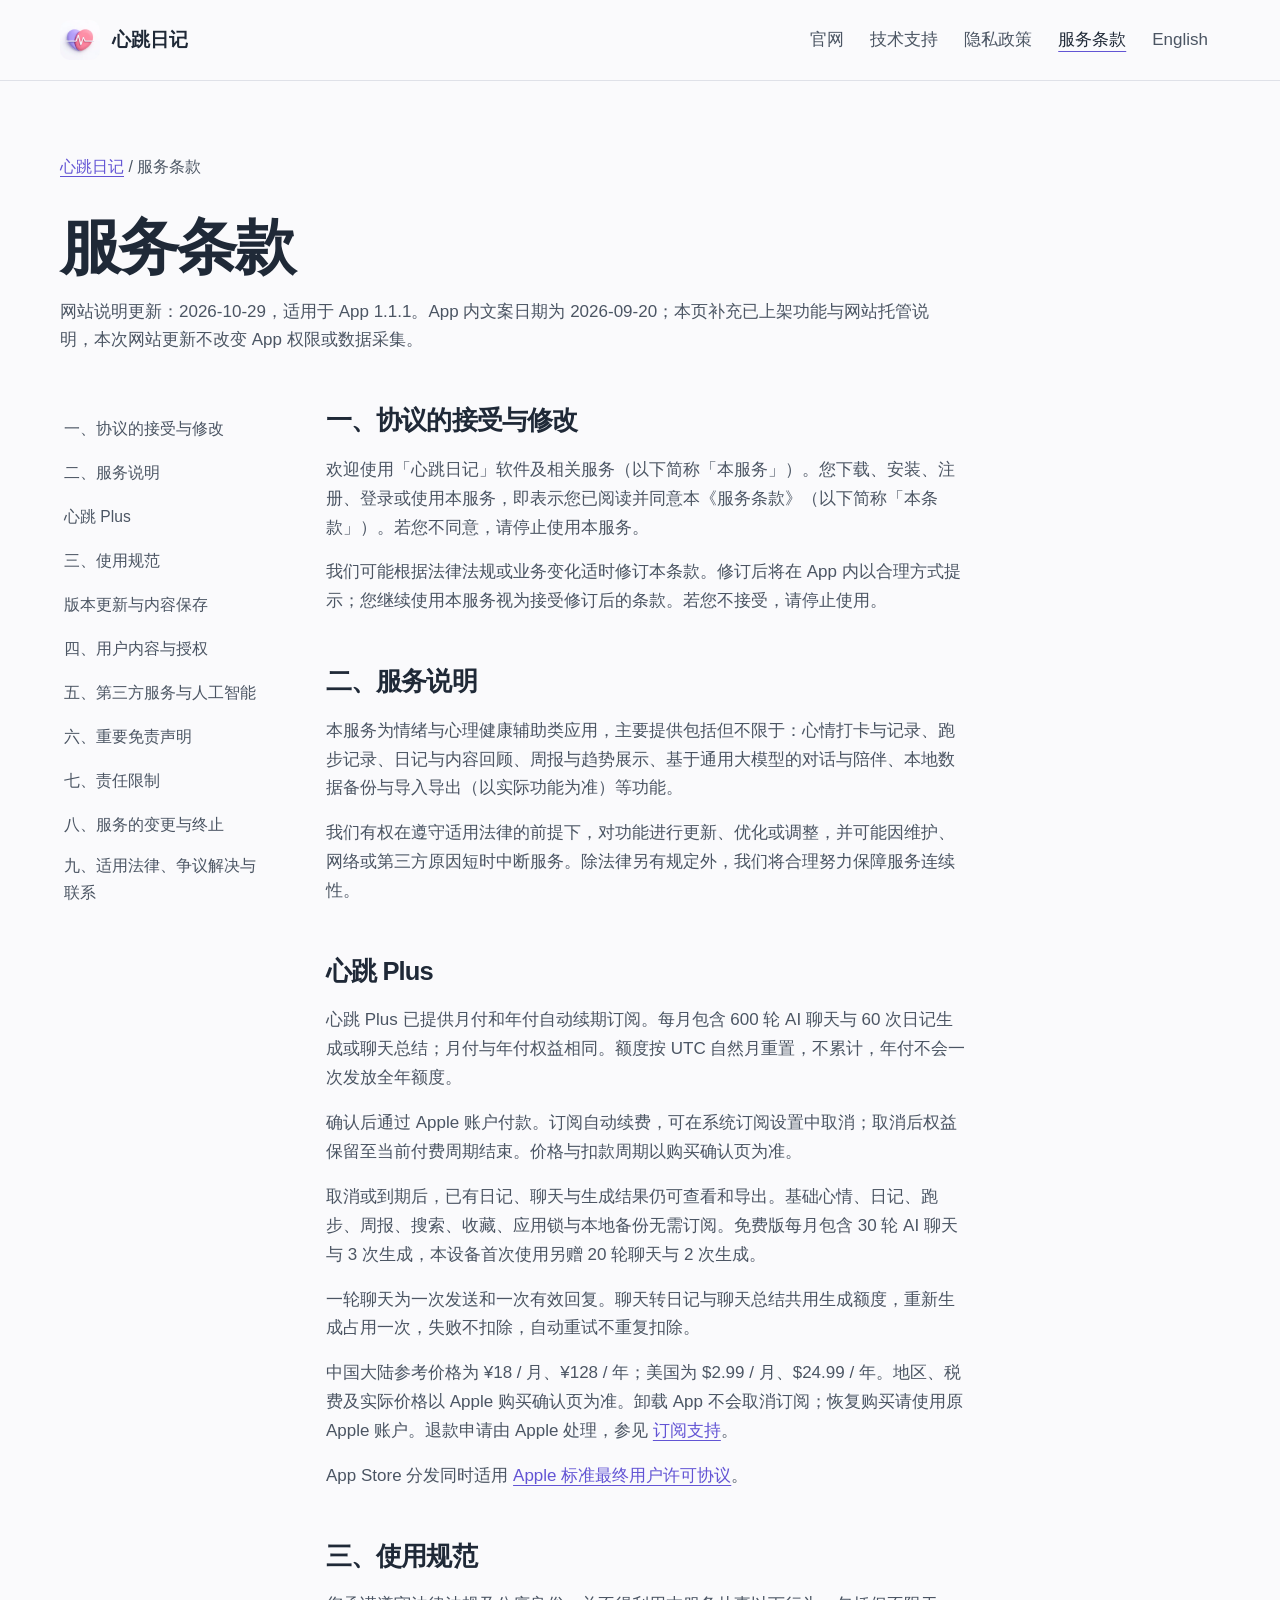
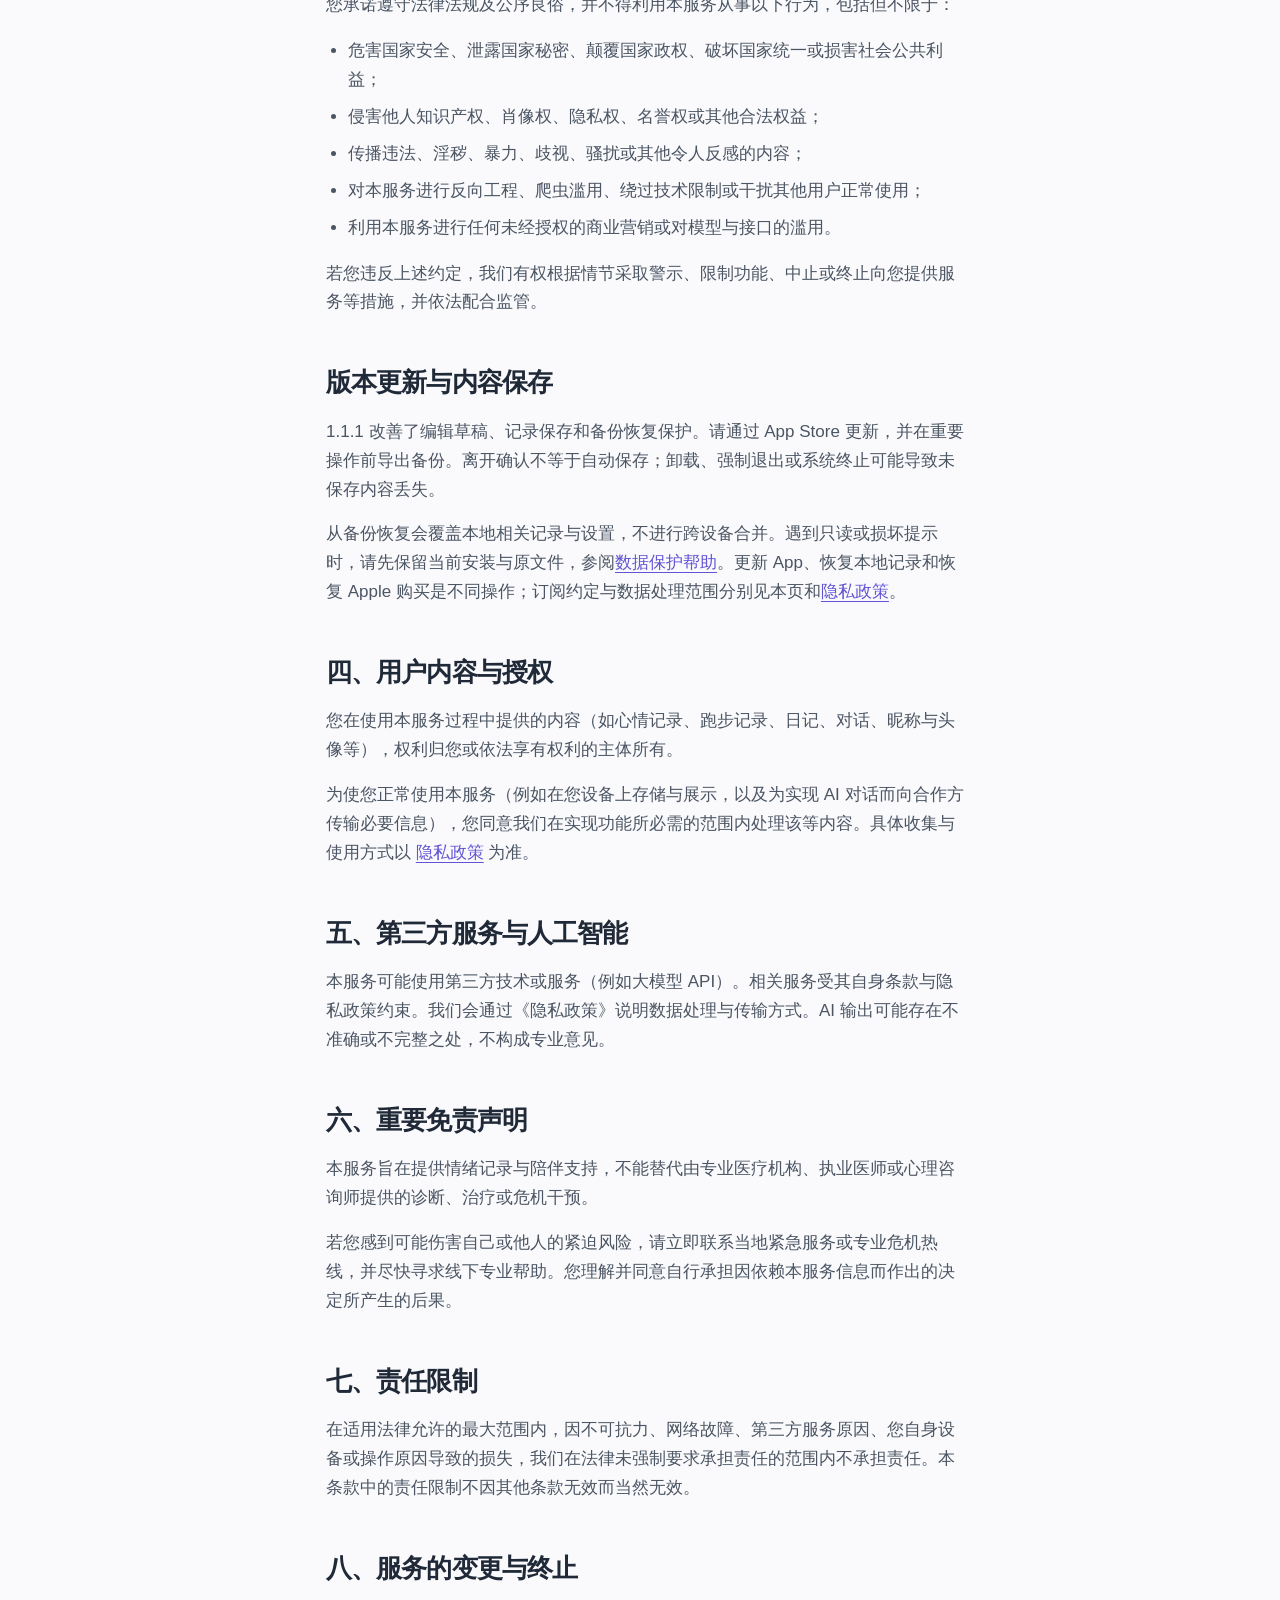
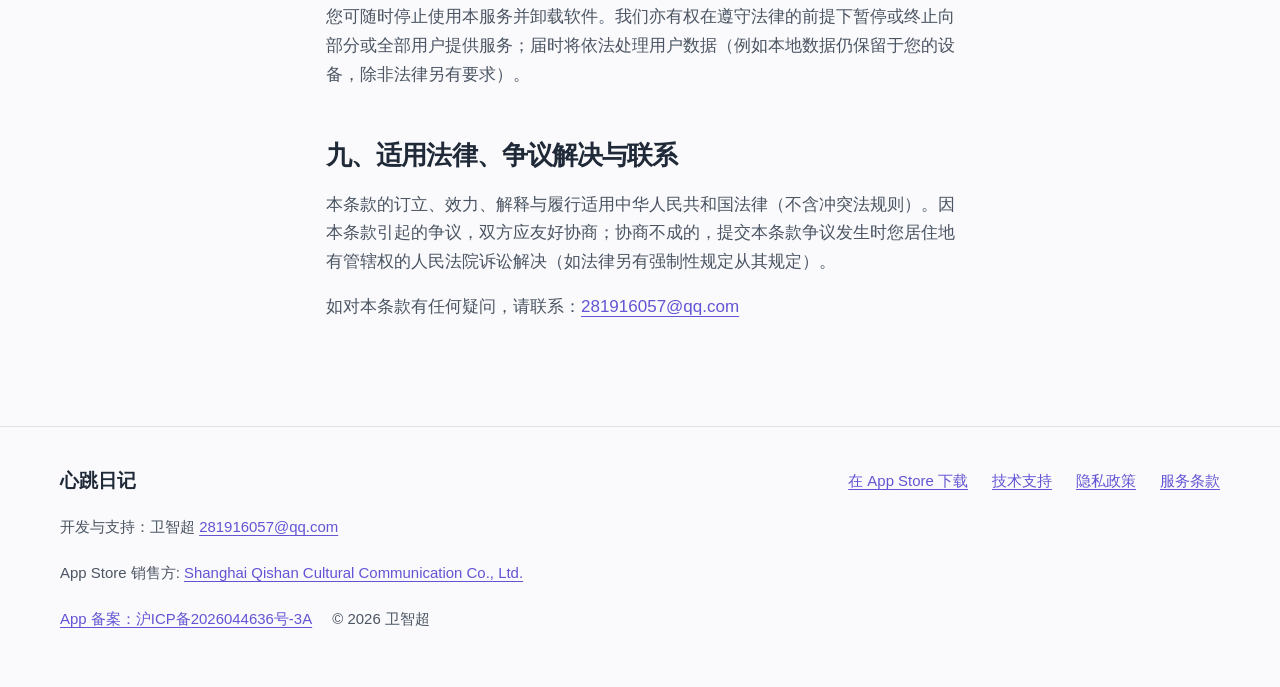
<file: terms/index.html>
<!DOCTYPE html>
<html lang="zh-Hans">
<head>
<meta charset="utf-8">
<meta name="viewport" content="width=device-width, initial-scale=1">
<title>心跳日记服务条款 | 心跳 Plus 订阅与使用约定</title>
<meta name="description" content="心跳日记服务条款，包含心跳 Plus 月付与年付、AI 额度、自动续订、取消订阅、用户内容权利、AI 使用边界和联系方法。">
<meta name="robots" content="index, follow, max-image-preview:large">
<meta name="theme-color" content="#fafafc">
<meta name="apple-itunes-app" content="app-id=6761840824">
<link rel="canonical" href="https://weizhichao1027-collab.github.io/heartbeat-diary/terms/">
<link rel="sitemap" type="application/xml" href="https://weizhichao1027-collab.github.io/heartbeat-diary/sitemap.xml">
<link rel="alternate" type="text/plain" title="Official product facts" href="https://weizhichao1027-collab.github.io/heartbeat-diary/llms.txt">
<link rel="alternate" hreflang="zh-Hans" href="https://weizhichao1027-collab.github.io/heartbeat-diary/terms/">
<link rel="alternate" hreflang="en" href="https://weizhichao1027-collab.github.io/heartbeat-diary/en/terms/">
<link rel="alternate" hreflang="x-default" href="https://weizhichao1027-collab.github.io/heartbeat-diary/terms/">
<link rel="icon" href="../favicon.svg" type="image/svg+xml">
<link rel="apple-touch-icon" href="../assets/images/apple-touch-icon.png">
<link rel="stylesheet" href="../assets/site.css">
<meta property="og:type" content="website">
<meta property="og:site_name" content="心跳日记 / Pulse Diary">
<meta property="og:title" content="心跳日记服务条款 | 心跳 Plus 订阅与使用约定">
<meta property="og:description" content="心跳日记服务条款，包含心跳 Plus 月付与年付、AI 额度、自动续订、取消订阅、用户内容权利、AI 使用边界和联系方法。">
<meta property="og:url" content="https://weizhichao1027-collab.github.io/heartbeat-diary/terms/">
<meta property="og:locale" content="zh_CN">
<meta property="og:locale:alternate" content="en_US">
<meta property="og:image" content="https://weizhichao1027-collab.github.io/heartbeat-diary/assets/images/social-zh.png">
<meta property="og:image:width" content="1200">
<meta property="og:image:height" content="630">
<meta property="og:image:alt" content="心跳日记：情绪记录与跑步">
<meta name="twitter:card" content="summary_large_image">
<meta name="twitter:title" content="心跳日记服务条款 | 心跳 Plus 订阅与使用约定">
<meta name="twitter:description" content="心跳日记服务条款，包含心跳 Plus 月付与年付、AI 额度、自动续订、取消订阅、用户内容权利、AI 使用边界和联系方法。">
<meta name="twitter:image" content="https://weizhichao1027-collab.github.io/heartbeat-diary/assets/images/social-zh.png">
<meta name="twitter:image:alt" content="心跳日记：情绪记录与跑步">
<script type="application/ld+json">{
  "@context": "https://schema.org",
  "@graph": [
    {
      "@type": "Organization",
      "@id": "https://weizhichao1027-collab.github.io/heartbeat-diary/#publisher",
      "name": "Shanghai Qishan Cultural Communication Co., Ltd.",
      "url": "https://weizhichao1027-collab.github.io/heartbeat-diary/",
      "sameAs": [
        "https://apps.apple.com/developer/id1891134548"
      ],
      "contactPoint": {
        "@type": "ContactPoint",
        "contactType": "customer support",
        "email": "281916057@qq.com",
        "url": "https://weizhichao1027-collab.github.io/heartbeat-diary/support/"
      }
    },
    {
      "@type": "WebSite",
      "@id": "https://weizhichao1027-collab.github.io/heartbeat-diary/#website",
      "url": "https://weizhichao1027-collab.github.io/heartbeat-diary/",
      "name": "心跳日记 / Pulse Diary",
      "inLanguage": [
        "zh-Hans",
        "en"
      ],
      "publisher": {
        "@id": "https://weizhichao1027-collab.github.io/heartbeat-diary/#publisher"
      }
    },
    {
      "@type": "WebPage",
      "@id": "https://weizhichao1027-collab.github.io/heartbeat-diary/terms/#webpage",
      "url": "https://weizhichao1027-collab.github.io/heartbeat-diary/terms/",
      "name": "心跳日记服务条款 | 心跳 Plus 订阅与使用约定",
      "description": "心跳日记服务条款，包含心跳 Plus 月付与年付、AI 额度、自动续订、取消订阅、用户内容权利、AI 使用边界和联系方法。",
      "inLanguage": "zh-Hans",
      "dateModified": "2026-10-29",
      "isPartOf": {
        "@id": "https://weizhichao1027-collab.github.io/heartbeat-diary/#website"
      },
      "about": {
        "@id": "https://weizhichao1027-collab.github.io/heartbeat-diary/#app"
      }
    },
    {
      "@type": "BreadcrumbList",
      "itemListElement": [
        {
          "@type": "ListItem",
          "position": 1,
          "name": "心跳日记",
          "item": "https://weizhichao1027-collab.github.io/heartbeat-diary/"
        },
        {
          "@type": "ListItem",
          "position": 2,
          "name": "服务条款",
          "item": "https://weizhichao1027-collab.github.io/heartbeat-diary/terms/"
        }
      ]
    }
  ]
}</script>
</head>
<body>
<a class="skip" href="#content">跳到正文</a>
<header class="site-header"><div class="wrap"><a class="brand" href="../"><img src="../assets/images/app-icon.webp" width="40" height="40" alt="">心跳日记</a><nav class="nav" aria-label="网站导航"><a href="../">官网</a><a href="../support/">技术支持</a><a href="../privacy/">隐私政策</a><a href="../terms/" aria-current="page">服务条款</a><a href="../en/terms/" lang="en" hreflang="en">English</a></nav></div></header>
<main id="content" class="wrap" tabindex="-1"><nav class="breadcrumbs" aria-label="面包屑导航"><a href="../">心跳日记</a><span aria-hidden="true"> / </span><span>服务条款</span></nav><header class="doc-title"><h1>服务条款</h1><p class="meta">网站说明更新：2026-10-29，适用于 App 1.1.1。App 内文案日期为 2026-09-20；本页补充已上架功能与网站托管说明，本次网站更新不改变 App 权限或数据采集。</p></header><div class="doc"><nav class="toc" aria-label="目录"><ol><li><a href="#accept">一、协议的接受与修改</a></li><li><a href="#scope">二、服务说明</a></li><li><a href="#plus">心跳 Plus</a></li><li><a href="#rules">三、使用规范</a></li><li><a href="#updates">版本更新与内容保存</a></li><li><a href="#user-content">四、用户内容与授权</a></li><li><a href="#ai">五、第三方服务与人工智能</a></li><li><a href="#medical">六、重要免责声明</a></li><li><a href="#liability">七、责任限制</a></li><li><a href="#end">八、服务的变更与终止</a></li><li><a href="#law">九、适用法律、争议解决与联系</a></li></ol></nav><article class="prose"><h2 id="accept">一、协议的接受与修改</h2>
        <p>欢迎使用「心跳日记」软件及相关服务（以下简称「本服务」）。您下载、安装、注册、登录或使用本服务，即表示您已阅读并同意本《服务条款》（以下简称「本条款」）。若您不同意，请停止使用本服务。</p>
        <p>我们可能根据法律法规或业务变化适时修订本条款。修订后将在 App 内以合理方式提示；您继续使用本服务视为接受修订后的条款。若您不接受，请停止使用。</p>

        <h2 id="scope">二、服务说明</h2>
        <p>本服务为情绪与心理健康辅助类应用，主要提供包括但不限于：心情打卡与记录、跑步记录、日记与内容回顾、周报与趋势展示、基于通用大模型的对话与陪伴、本地数据备份与导入导出（以实际功能为准）等功能。</p>
        <p>我们有权在遵守适用法律的前提下，对功能进行更新、优化或调整，并可能因维护、网络或第三方原因短时中断服务。除法律另有规定外，我们将合理努力保障服务连续性。</p>

        <h2 id="plus">心跳 Plus</h2>
        <p>心跳 Plus 已提供月付和年付自动续期订阅。每月包含 600 轮 AI 聊天与 60 次日记生成或聊天总结；月付与年付权益相同。额度按 UTC 自然月重置，不累计，年付不会一次发放全年额度。</p>
        <p>确认后通过 Apple 账户付款。订阅自动续费，可在系统订阅设置中取消；取消后权益保留至当前付费周期结束。价格与扣款周期以购买确认页为准。</p>
        <p>取消或到期后，已有日记、聊天与生成结果仍可查看和导出。基础心情、日记、跑步、周报、搜索、收藏、应用锁与本地备份无需订阅。免费版每月包含 30 轮 AI 聊天与 3 次生成，本设备首次使用另赠 20 轮聊天与 2 次生成。</p>

        <p>一轮聊天为一次发送和一次有效回复。聊天转日记与聊天总结共用生成额度，重新生成占用一次，失败不扣除，自动重试不重复扣除。</p>
<p>中国大陆参考价格为 ¥18 / 月、¥128 / 年；美国为 $2.99 / 月、$24.99 / 年。地区、税费及实际价格以 Apple 购买确认页为准。卸载 App 不会取消订阅；恢复购买请使用原 Apple 账户。退款申请由 Apple 处理，参见 <a href="../support/#subscriptions">订阅支持</a>。</p>
<p>App Store 分发同时适用 <a href="https://www.apple.com/legal/internet-services/itunes/dev/stdeula/">Apple 标准最终用户许可协议</a>。</p>
<h2 id="rules">三、使用规范</h2>
        <p>您承诺遵守法律法规及公序良俗，并不得利用本服务从事以下行为，包括但不限于：</p>
        <ul>
          <li>危害国家安全、泄露国家秘密、颠覆国家政权、破坏国家统一或损害社会公共利益；</li>
          <li>侵害他人知识产权、肖像权、隐私权、名誉权或其他合法权益；</li>
          <li>传播违法、淫秽、暴力、歧视、骚扰或其他令人反感的内容；</li>
          <li>对本服务进行反向工程、爬虫滥用、绕过技术限制或干扰其他用户正常使用；</li>
          <li>利用本服务进行任何未经授权的商业营销或对模型与接口的滥用。</li>
        </ul>
        <p>若您违反上述约定，我们有权根据情节采取警示、限制功能、中止或终止向您提供服务等措施，并依法配合监管。</p>

        <h2 id="updates">版本更新与内容保存</h2><p>1.1.1 改善了编辑草稿、记录保存和备份恢复保护。请通过 App Store 更新，并在重要操作前导出备份。离开确认不等于自动保存；卸载、强制退出或系统终止可能导致未保存内容丢失。</p><p>从备份恢复会覆盖本地相关记录与设置，不进行跨设备合并。遇到只读或损坏提示时，请先保留当前安装与原文件，参阅<a href="../support/#protected-data">数据保护帮助</a>。更新 App、恢复本地记录和恢复 Apple 购买是不同操作；订阅约定与数据处理范围分别见本页和<a href="../privacy/">隐私政策</a>。</p>
<h2 id="user-content">四、用户内容与授权</h2>
        <p>您在使用本服务过程中提供的内容（如心情记录、跑步记录、日记、对话、昵称与头像等），权利归您或依法享有权利的主体所有。</p>
        <p>为使您正常使用本服务（例如在您设备上存储与展示，以及为实现 AI 对话而向合作方传输必要信息），您同意我们在实现功能所必需的范围内处理该等内容。具体收集与使用方式以 <a href="../privacy/">隐私政策</a> 为准。</p>

        <h2 id="ai">五、第三方服务与人工智能</h2>
        <p>本服务可能使用第三方技术或服务（例如大模型 API）。相关服务受其自身条款与隐私政策约束。我们会通过《隐私政策》说明数据处理与传输方式。AI 输出可能存在不准确或不完整之处，不构成专业意见。</p>

        <h2 id="medical">六、重要免责声明</h2>
        <p>本服务旨在提供情绪记录与陪伴支持，不能替代由专业医疗机构、执业医师或心理咨询师提供的诊断、治疗或危机干预。</p>
        <p>若您感到可能伤害自己或他人的紧迫风险，请立即联系当地紧急服务或专业危机热线，并尽快寻求线下专业帮助。您理解并同意自行承担因依赖本服务信息而作出的决定所产生的后果。</p>

        <h2 id="liability">七、责任限制</h2>
        <p>在适用法律允许的最大范围内，因不可抗力、网络故障、第三方服务原因、您自身设备或操作原因导致的损失，我们在法律未强制要求承担责任的范围内不承担责任。本条款中的责任限制不因其他条款无效而当然无效。</p>

        <h2 id="end">八、服务的变更与终止</h2>
        <p>您可随时停止使用本服务并卸载软件。我们亦有权在遵守法律的前提下暂停或终止向部分或全部用户提供服务；届时将依法处理用户数据（例如本地数据仍保留于您的设备，除非法律另有要求）。</p>

        <h2 id="law">九、适用法律、争议解决与联系</h2>
        <p>本条款的订立、效力、解释与履行适用中华人民共和国法律（不含冲突法规则）。因本条款引起的争议，双方应友好协商；协商不成的，提交本条款争议发生时您居住地有管辖权的人民法院诉讼解决（如法律另有强制性规定从其规定）。</p>
        <p>如对本条款有任何疑问，请联系：<a href="mailto:281916057@qq.com?subject=%E5%BF%83%E8%B7%B3%E6%97%A5%E8%AE%B0%E6%9C%8D%E5%8A%A1%E6%9D%A1%E6%AC%BE">281916057@qq.com</a></p>
</article></div></main>
<footer class="site-footer"><div class="wrap"><div class="footer-top"><strong>心跳日记</strong><a href="https://apps.apple.com/cn/app/id6761840824">在 App Store 下载</a><a href="../support/">技术支持</a><a href="../privacy/">隐私政策</a><a href="../terms/">服务条款</a></div><p>开发与支持：卫智超 <a href="mailto:281916057@qq.com">281916057@qq.com</a></p><p>App Store 销售方: <a href="https://apps.apple.com/developer/id1891134548">Shanghai Qishan Cultural Communication Co., Ltd.</a></p><p><a href="https://beian.miit.gov.cn/">App 备案：沪ICP备2026044636号-3A</a> <span>© 2026 卫智超</span></p></div></footer>
</body>
</html>
</file>
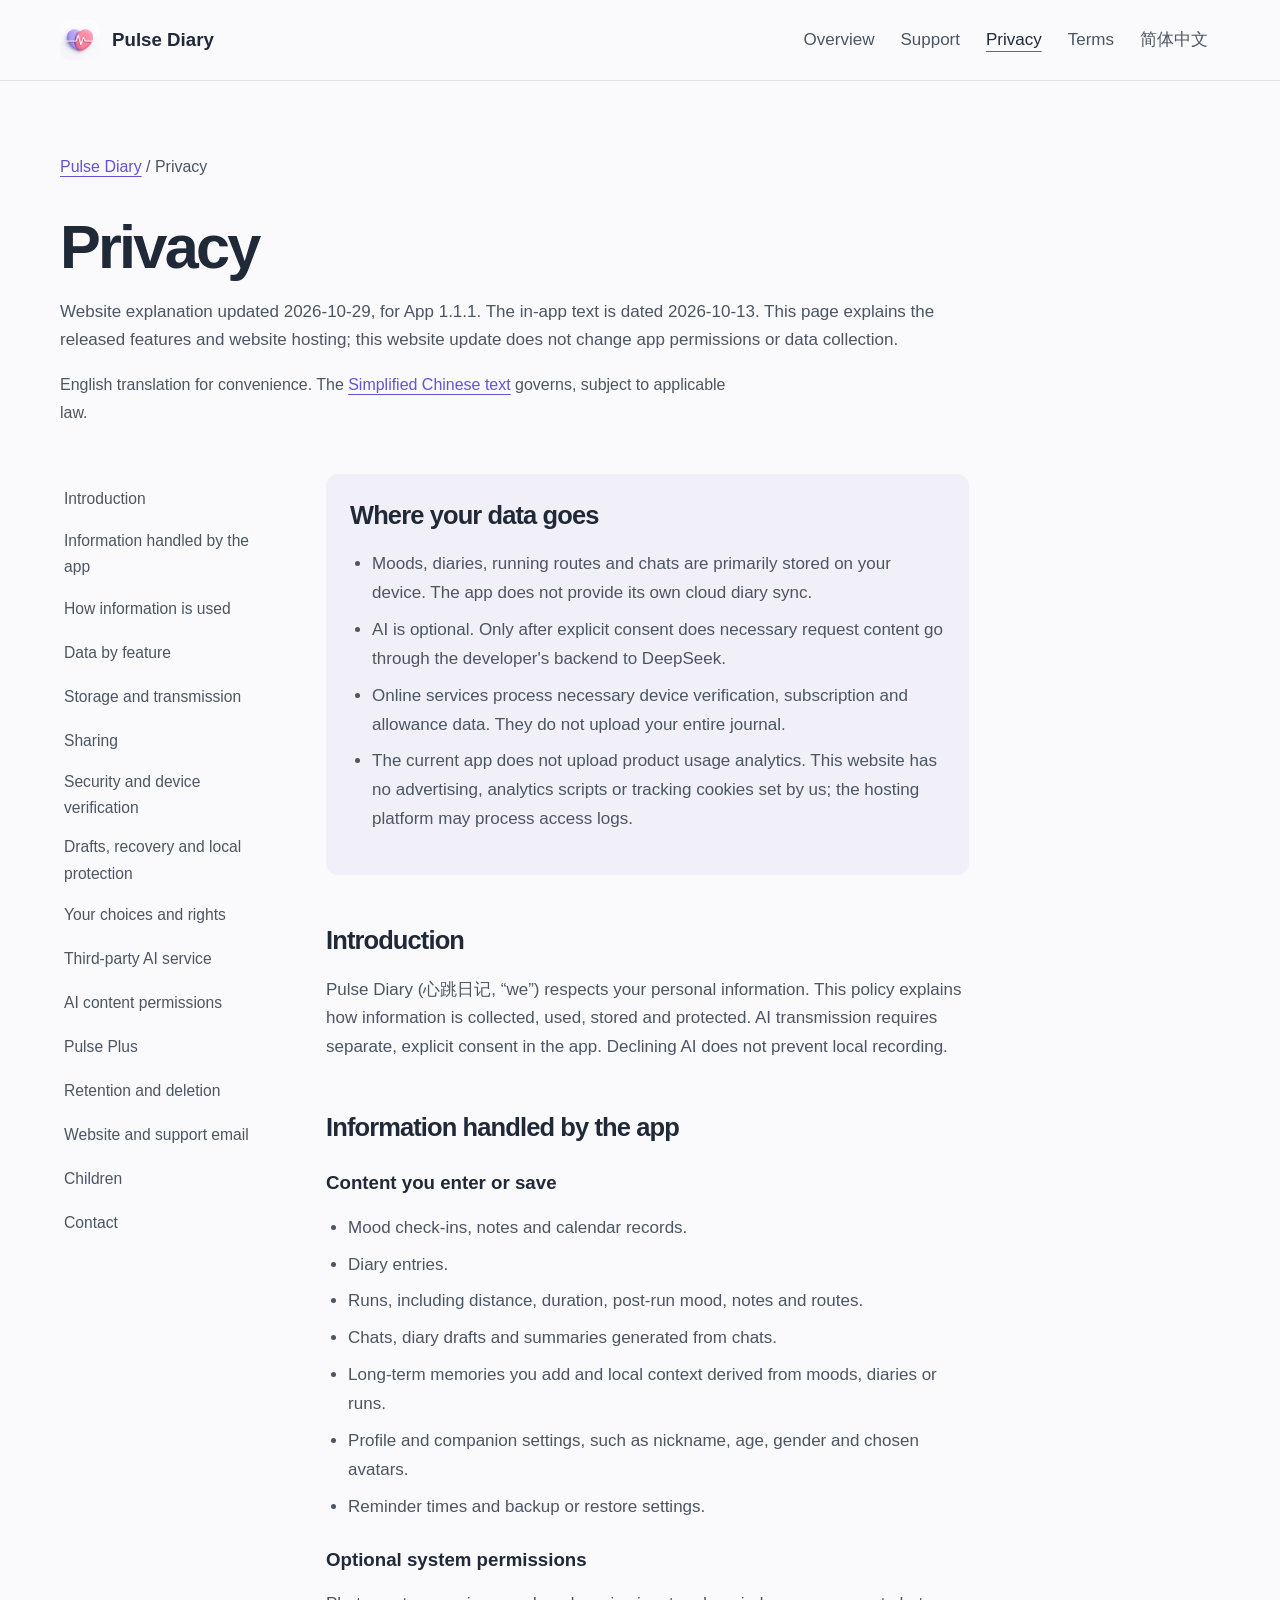
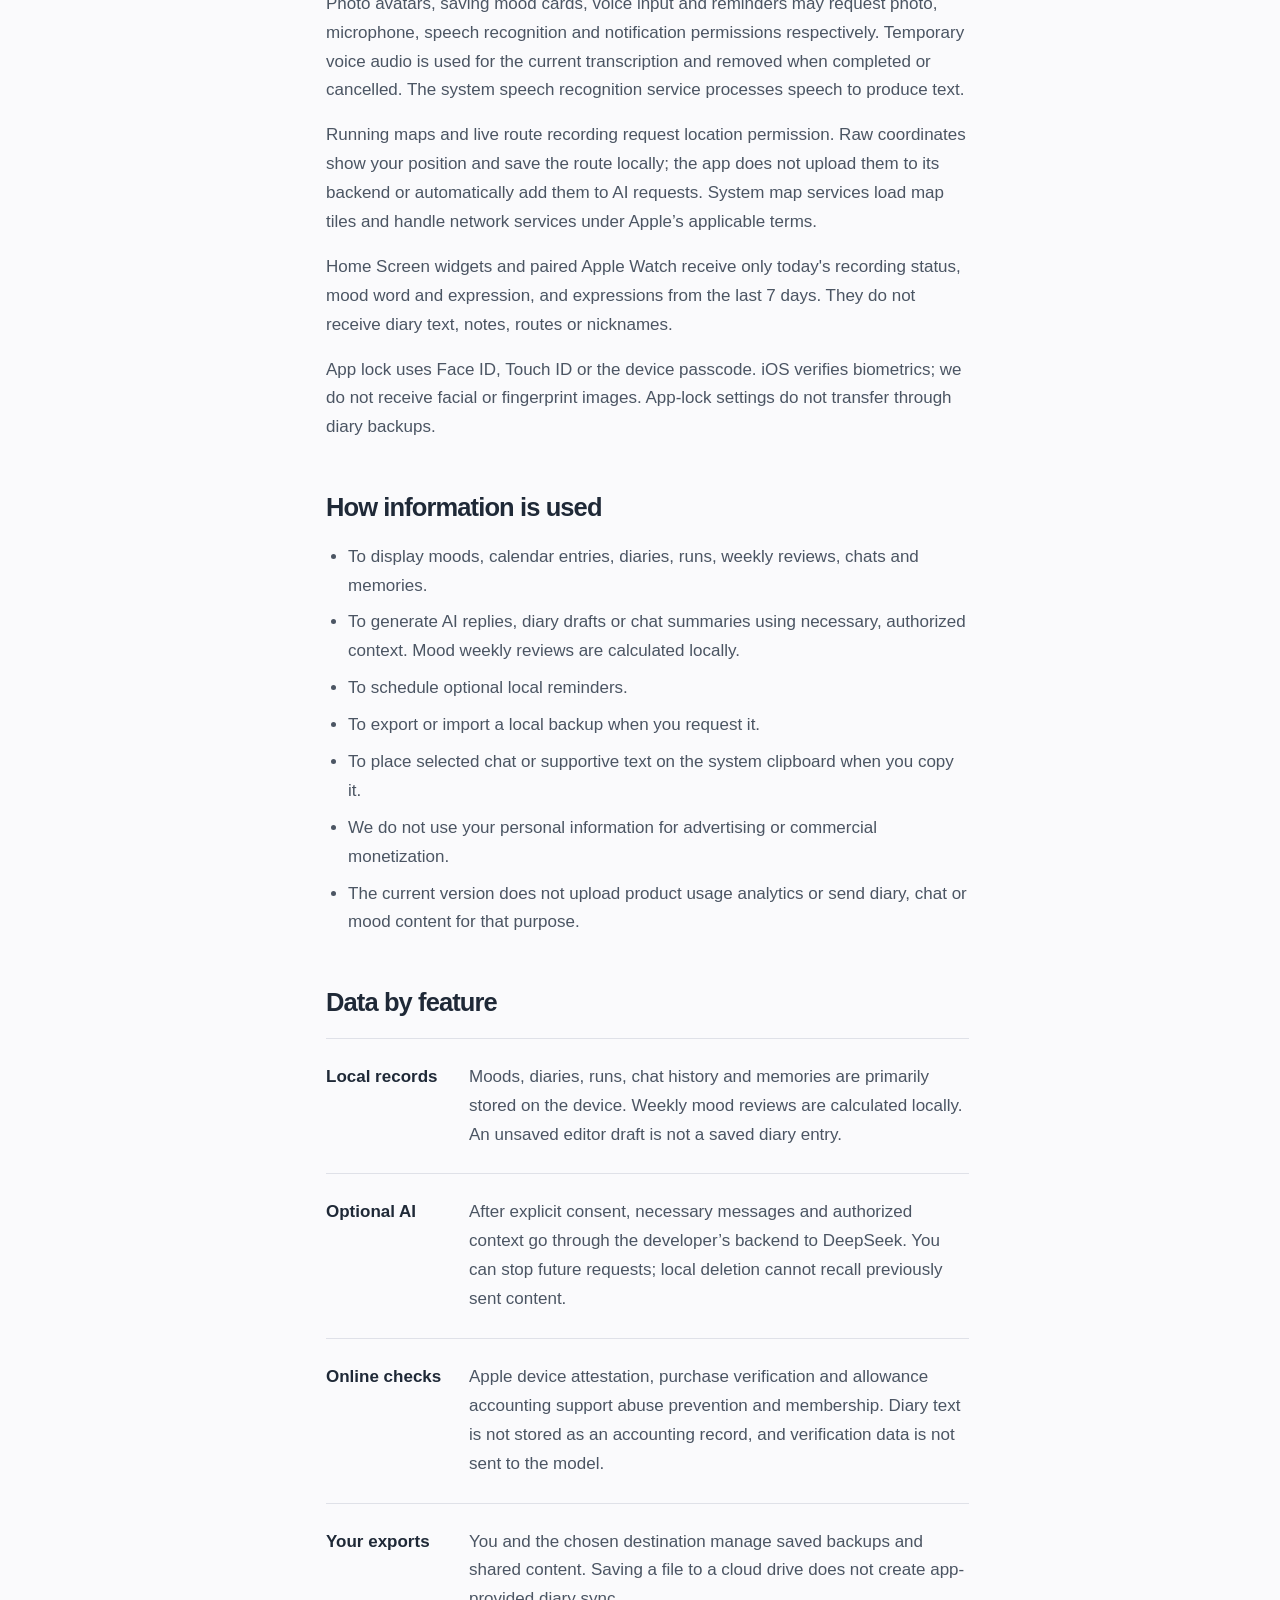
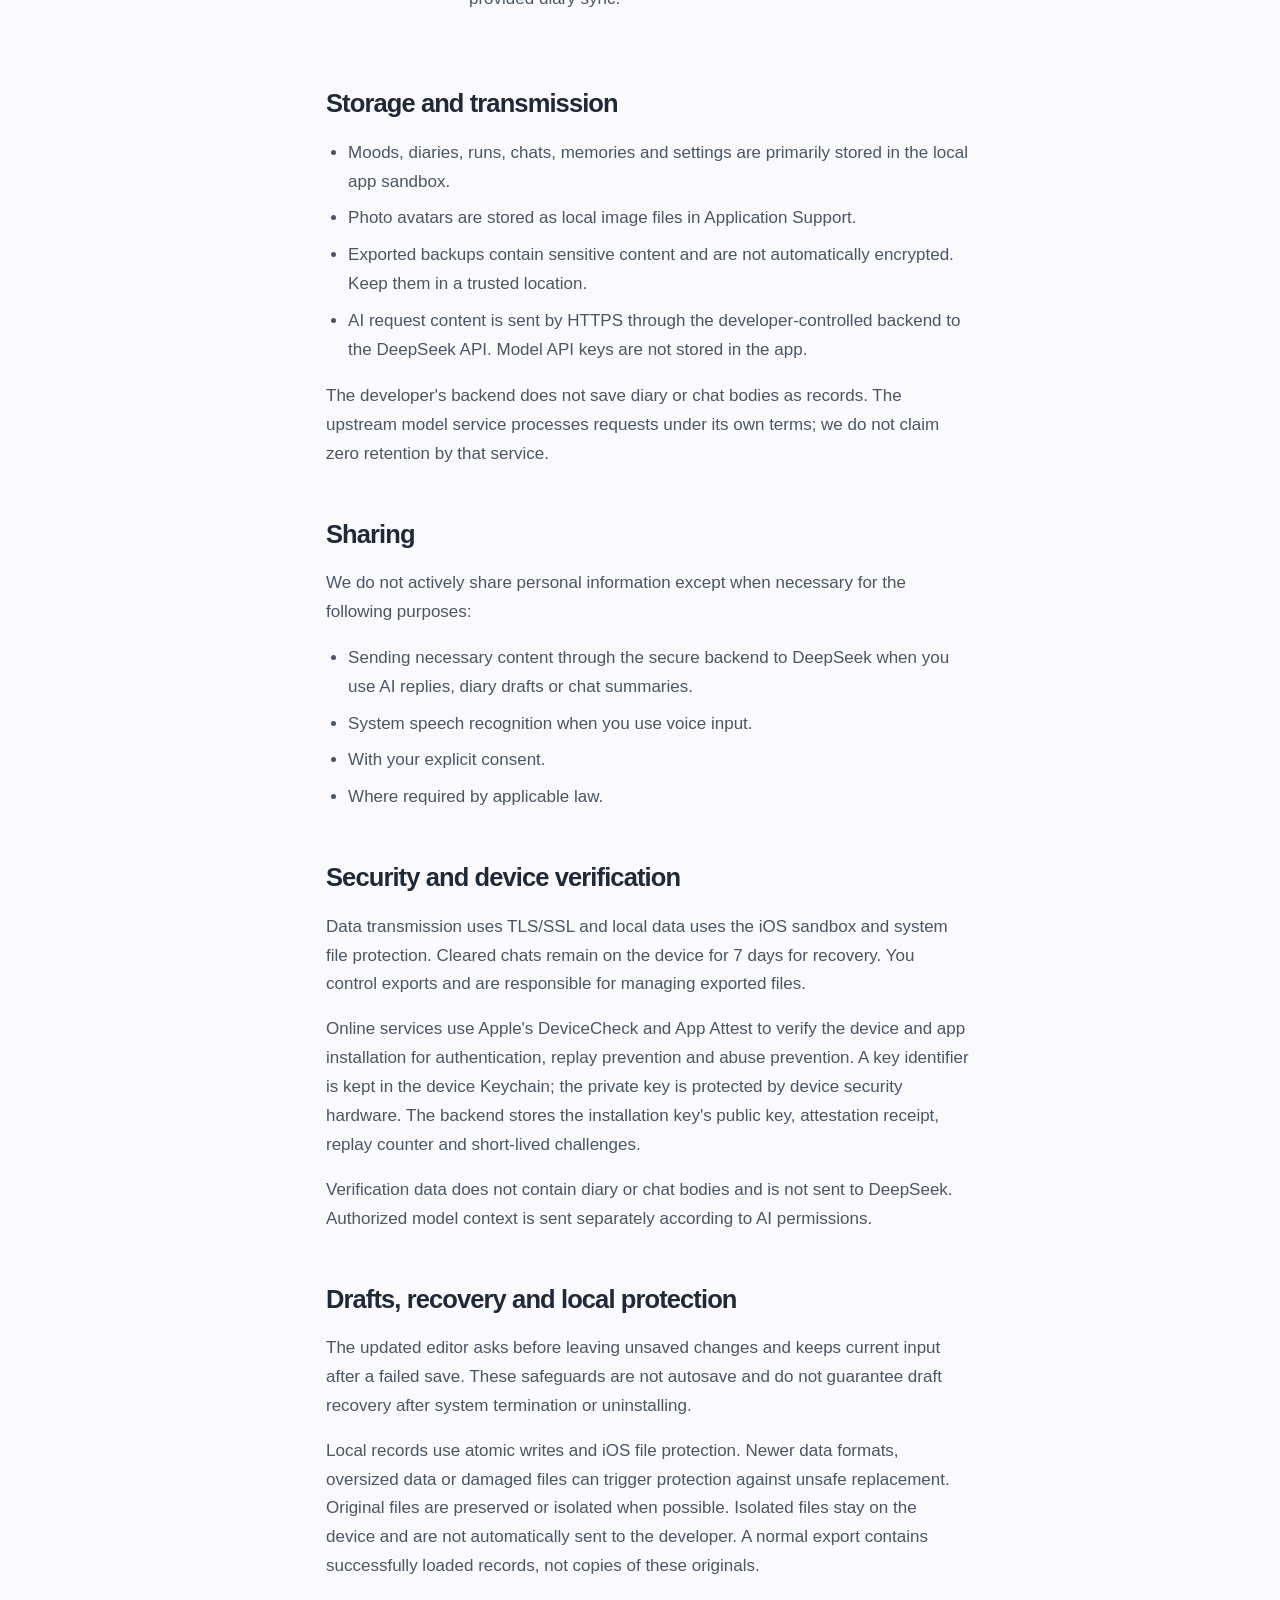
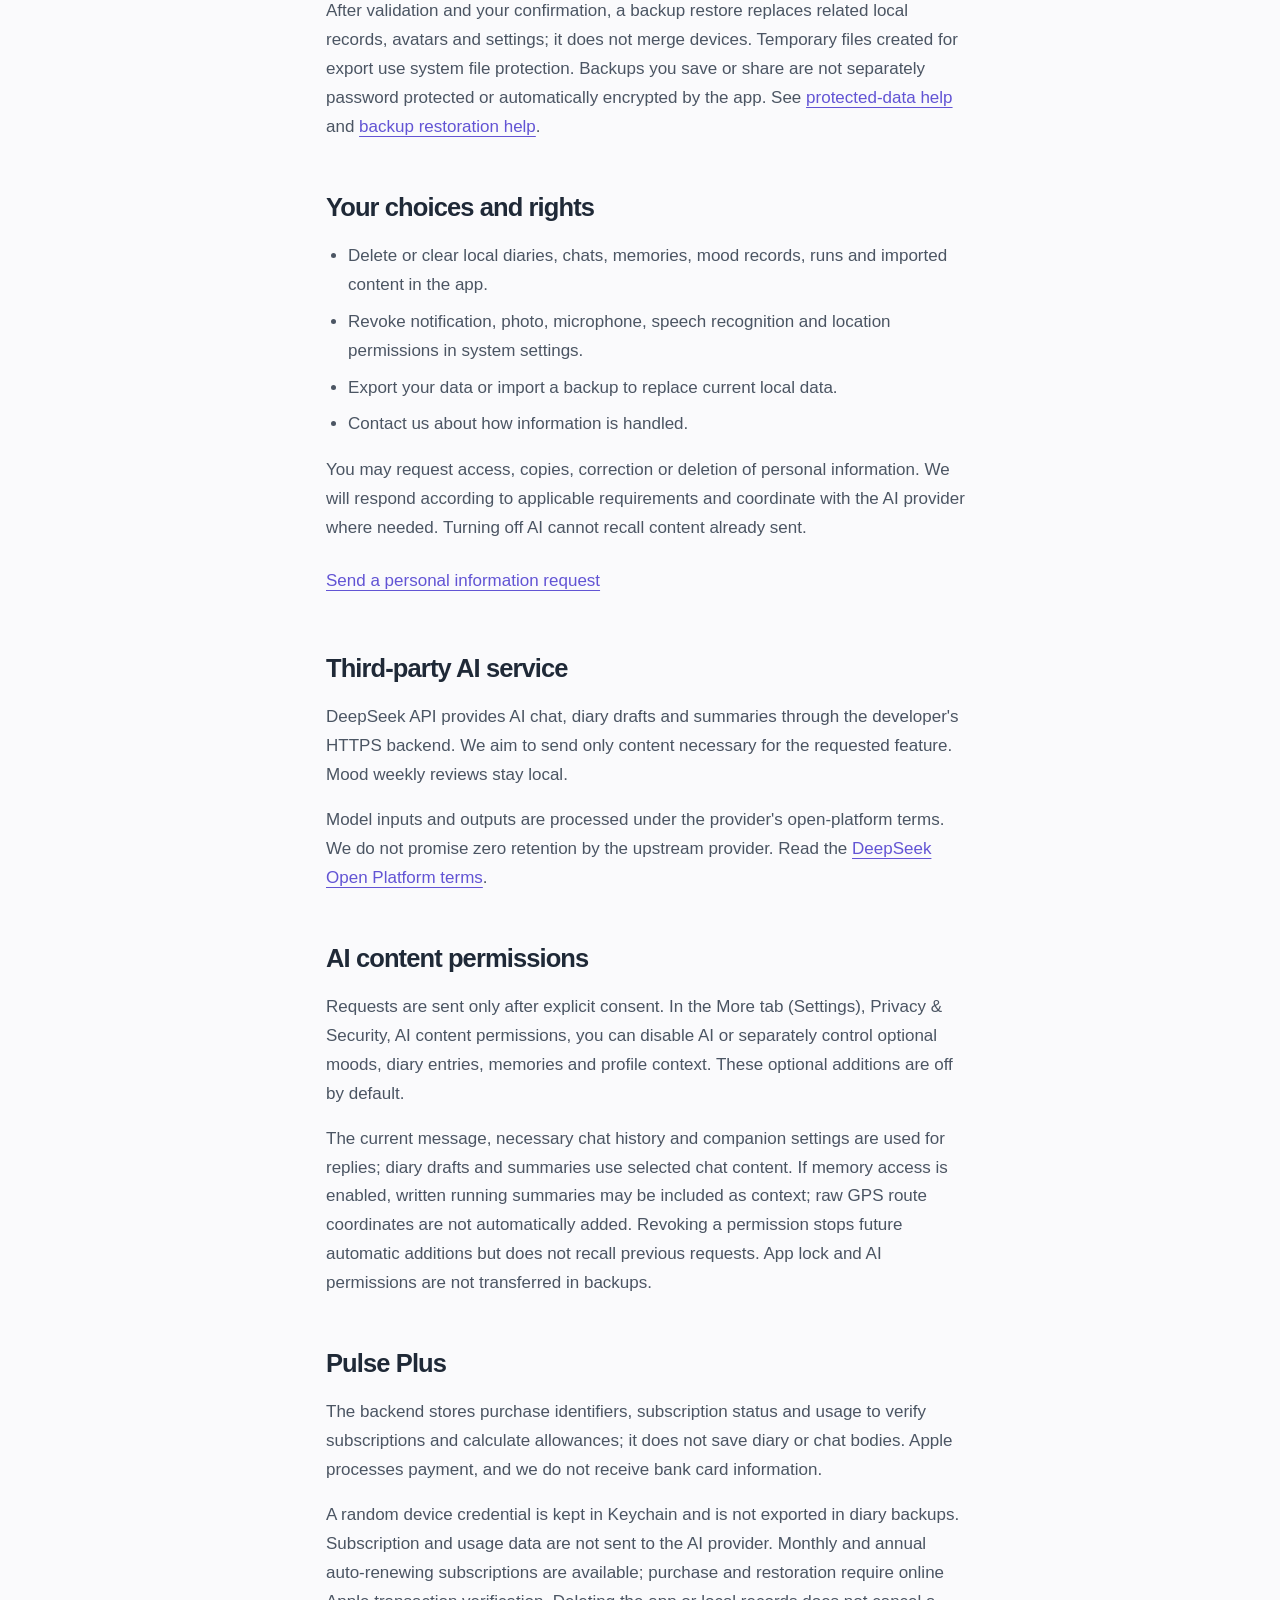
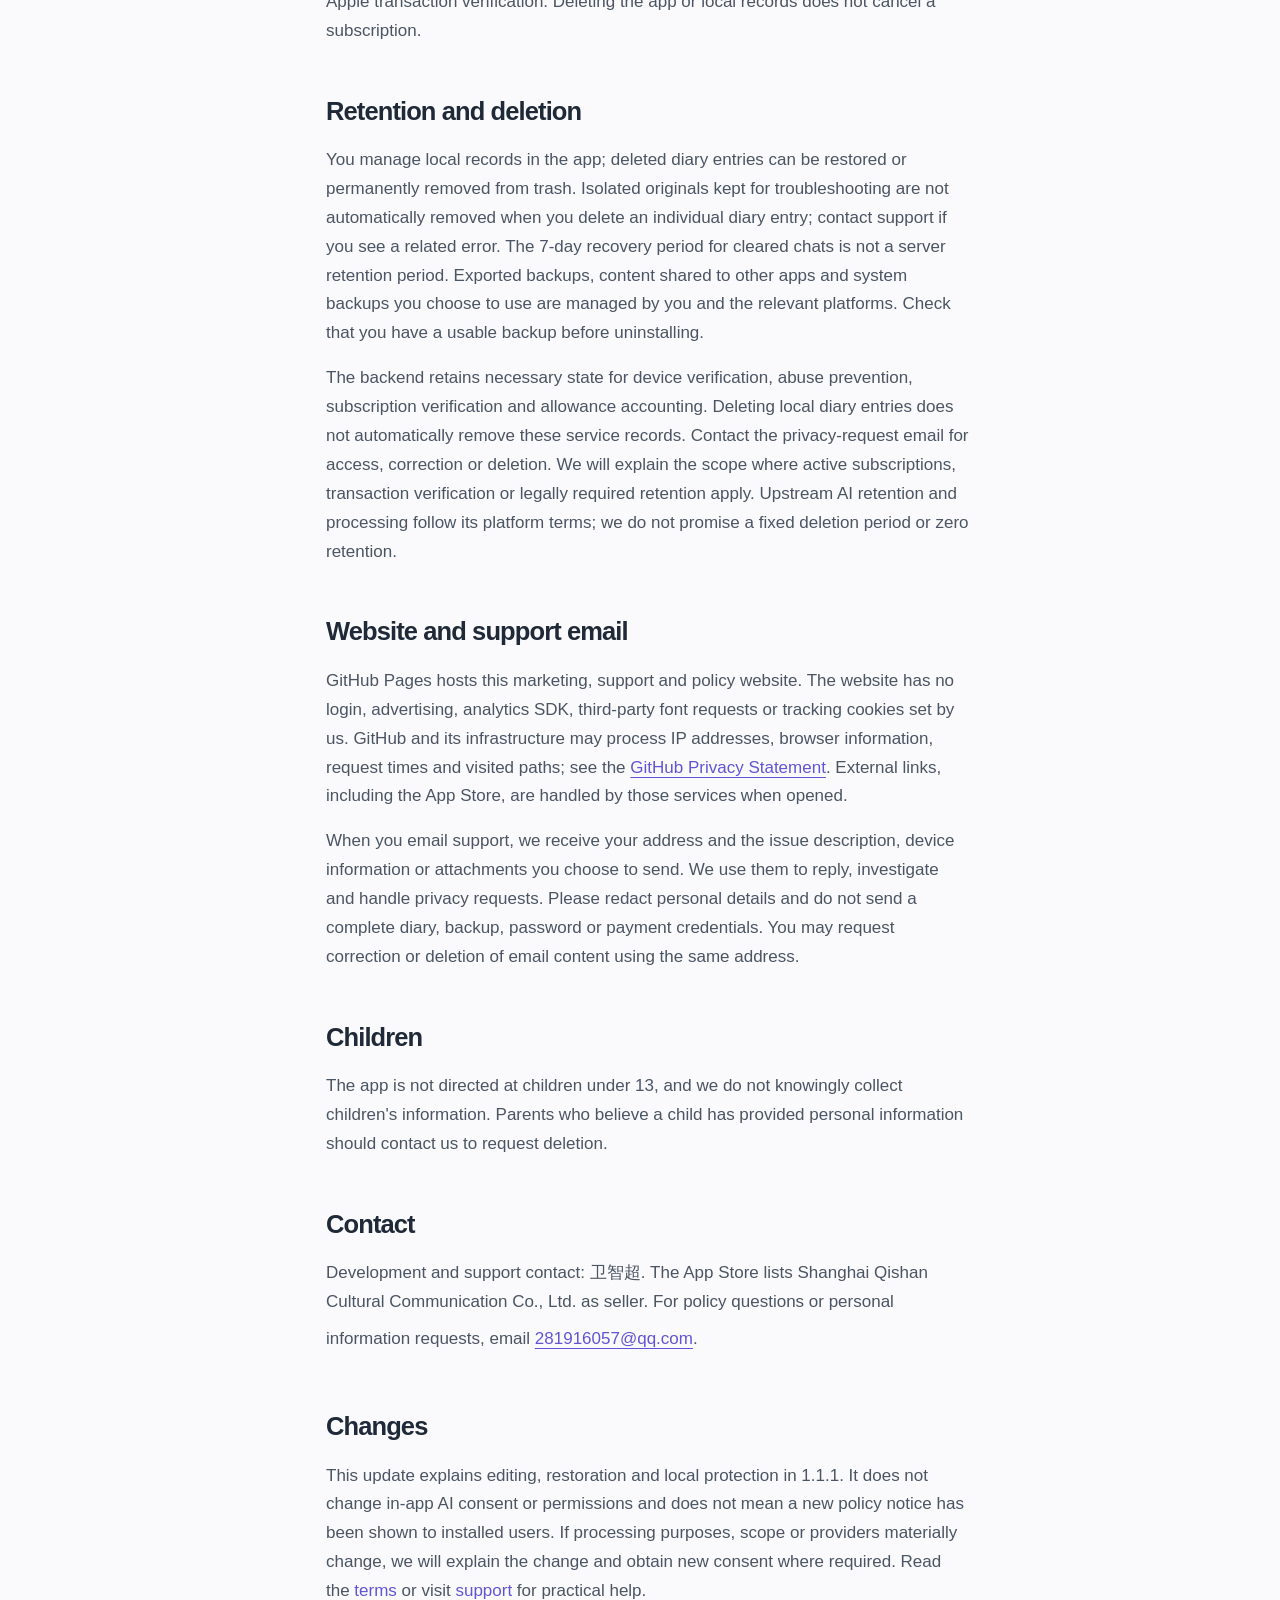
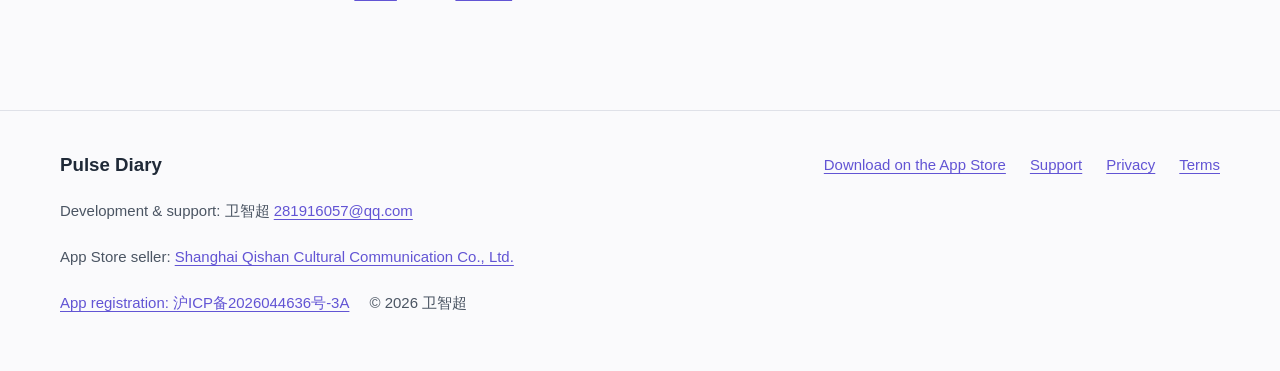
<file: en/privacy/index.html>
<!DOCTYPE html>
<html lang="en">
<head>
<meta charset="utf-8">
<meta name="viewport" content="width=device-width, initial-scale=1">
<title>Pulse Diary Privacy Policy | Local Data &amp; AI Permissions</title>
<meta name="description" content="How Pulse Diary handles local journal entries, moods, running routes, optional AI requests, device verification and subscription data. Learn about backups, deletion and privacy requests.">
<meta name="robots" content="index, follow, max-image-preview:large">
<meta name="theme-color" content="#fafafc">
<meta name="apple-itunes-app" content="app-id=6761840824">
<link rel="canonical" href="https://weizhichao1027-collab.github.io/heartbeat-diary/en/privacy/">
<link rel="sitemap" type="application/xml" href="https://weizhichao1027-collab.github.io/heartbeat-diary/sitemap.xml">
<link rel="alternate" type="text/plain" title="Official product facts" href="https://weizhichao1027-collab.github.io/heartbeat-diary/llms.txt">
<link rel="alternate" hreflang="zh-Hans" href="https://weizhichao1027-collab.github.io/heartbeat-diary/privacy/">
<link rel="alternate" hreflang="en" href="https://weizhichao1027-collab.github.io/heartbeat-diary/en/privacy/">
<link rel="alternate" hreflang="x-default" href="https://weizhichao1027-collab.github.io/heartbeat-diary/privacy/">
<link rel="icon" href="../../favicon.svg" type="image/svg+xml">
<link rel="apple-touch-icon" href="../../assets/images/apple-touch-icon.png">
<link rel="stylesheet" href="../../assets/site.css">
<meta property="og:type" content="website">
<meta property="og:site_name" content="心跳日记 / Pulse Diary">
<meta property="og:title" content="Pulse Diary Privacy Policy | Local Data &amp; AI Permissions">
<meta property="og:description" content="How Pulse Diary handles local journal entries, moods, running routes, optional AI requests, device verification and subscription data. Learn about backups, deletion and privacy requests.">
<meta property="og:url" content="https://weizhichao1027-collab.github.io/heartbeat-diary/en/privacy/">
<meta property="og:locale" content="en_US">
<meta property="og:locale:alternate" content="zh_CN">
<meta property="og:image" content="https://weizhichao1027-collab.github.io/heartbeat-diary/assets/images/social-en.png">
<meta property="og:image:width" content="1200">
<meta property="og:image:height" content="630">
<meta property="og:image:alt" content="Pulse Diary: mood journal, diary and running">
<meta name="twitter:card" content="summary_large_image">
<meta name="twitter:title" content="Pulse Diary Privacy Policy | Local Data &amp; AI Permissions">
<meta name="twitter:description" content="How Pulse Diary handles local journal entries, moods, running routes, optional AI requests, device verification and subscription data. Learn about backups, deletion and privacy requests.">
<meta name="twitter:image" content="https://weizhichao1027-collab.github.io/heartbeat-diary/assets/images/social-en.png">
<meta name="twitter:image:alt" content="Pulse Diary: mood journal, diary and running">
<script type="application/ld+json">{
  "@context": "https://schema.org",
  "@graph": [
    {
      "@type": "Organization",
      "@id": "https://weizhichao1027-collab.github.io/heartbeat-diary/#publisher",
      "name": "Shanghai Qishan Cultural Communication Co., Ltd.",
      "url": "https://weizhichao1027-collab.github.io/heartbeat-diary/",
      "sameAs": [
        "https://apps.apple.com/developer/id1891134548"
      ],
      "contactPoint": {
        "@type": "ContactPoint",
        "contactType": "customer support",
        "email": "281916057@qq.com",
        "url": "https://weizhichao1027-collab.github.io/heartbeat-diary/support/"
      }
    },
    {
      "@type": "WebSite",
      "@id": "https://weizhichao1027-collab.github.io/heartbeat-diary/#website",
      "url": "https://weizhichao1027-collab.github.io/heartbeat-diary/",
      "name": "心跳日记 / Pulse Diary",
      "inLanguage": [
        "zh-Hans",
        "en"
      ],
      "publisher": {
        "@id": "https://weizhichao1027-collab.github.io/heartbeat-diary/#publisher"
      }
    },
    {
      "@type": "WebPage",
      "@id": "https://weizhichao1027-collab.github.io/heartbeat-diary/en/privacy/#webpage",
      "url": "https://weizhichao1027-collab.github.io/heartbeat-diary/en/privacy/",
      "name": "Pulse Diary Privacy Policy | Local Data & AI Permissions",
      "description": "How Pulse Diary handles local journal entries, moods, running routes, optional AI requests, device verification and subscription data. Learn about backups, deletion and privacy requests.",
      "inLanguage": "en",
      "dateModified": "2026-10-29",
      "isPartOf": {
        "@id": "https://weizhichao1027-collab.github.io/heartbeat-diary/#website"
      },
      "about": {
        "@id": "https://weizhichao1027-collab.github.io/heartbeat-diary/#app"
      }
    },
    {
      "@type": "BreadcrumbList",
      "itemListElement": [
        {
          "@type": "ListItem",
          "position": 1,
          "name": "Pulse Diary",
          "item": "https://weizhichao1027-collab.github.io/heartbeat-diary/en/"
        },
        {
          "@type": "ListItem",
          "position": 2,
          "name": "Privacy",
          "item": "https://weizhichao1027-collab.github.io/heartbeat-diary/en/privacy/"
        }
      ]
    }
  ]
}</script>
</head>
<body>
<a class="skip" href="#content">Skip to content</a>
<header class="site-header"><div class="wrap"><a class="brand" href="../../en/"><img src="../../assets/images/app-icon.webp" width="40" height="40" alt="">Pulse Diary</a><nav class="nav" aria-label="Main navigation"><a href="../../en/">Overview</a><a href="../../en/support/">Support</a><a href="../../en/privacy/" aria-current="page">Privacy</a><a href="../../en/terms/">Terms</a><a href="../../privacy/" lang="zh-Hans" hreflang="zh-Hans">简体中文</a></nav></div></header>
<main id="content" class="wrap" tabindex="-1"><nav class="breadcrumbs" aria-label="Breadcrumb"><a href="../../en/">Pulse Diary</a><span aria-hidden="true"> / </span><span>Privacy</span></nav><header class="doc-title"><h1>Privacy</h1><p class="meta">Website explanation updated 2026-10-29, for App 1.1.1. The in-app text is dated 2026-10-13. This page explains the released features and website hosting; this website update does not change app permissions or data collection.</p><p class="note">English translation for convenience. The <a href="../../privacy/" lang="zh-Hans">Simplified Chinese text</a> governs, subject to applicable law.</p></header><div class="doc"><nav class="toc" aria-label="Contents"><ol><li><a href="#intro">Introduction</a></li><li><a href="#collect">Information handled by the app</a></li><li><a href="#use">How information is used</a></li><li><a href="#data-flow">Data by feature</a></li><li><a href="#store">Storage and transmission</a></li><li><a href="#share">Sharing</a></li><li><a href="#security">Security and device verification</a></li><li><a href="#recovery">Drafts, recovery and local protection</a></li><li><a href="#rights">Your choices and rights</a></li><li><a href="#third">Third-party AI service</a></li><li><a href="#ai">AI content permissions</a></li><li><a href="#plus">Pulse Plus</a></li><li><a href="#retention">Retention and deletion</a></li><li><a href="#website">Website and support email</a></li><li><a href="#children">Children</a></li><li><a href="#contact">Contact</a></li><li><a href="#changes">Changes</a></li></ol></nav><article class="prose"><div class="policy-summary"><h2>Where your data goes</h2><ul><li>Moods, diaries, running routes and chats are primarily stored on your device. The app does not provide its own cloud diary sync.</li><li>AI is optional. Only after explicit consent does necessary request content go through the developer's backend to DeepSeek.</li><li>Online services process necessary device verification, subscription and allowance data. They do not upload your entire journal.</li><li>The current app does not upload product usage analytics. This website has no advertising, analytics scripts or tracking cookies set by us; the hosting platform may process access logs.</li></ul></div>
<h2 id="intro">Introduction</h2><p>Pulse Diary (心跳日记, “we”) respects your personal information. This policy explains how information is collected, used, stored and protected. AI transmission requires separate, explicit consent in the app. Declining AI does not prevent local recording.</p>
<h2 id="collect">Information handled by the app</h2><h3>Content you enter or save</h3><ul><li>Mood check-ins, notes and calendar records.</li><li>Diary entries.</li><li>Runs, including distance, duration, post-run mood, notes and routes.</li><li>Chats, diary drafts and summaries generated from chats.</li><li>Long-term memories you add and local context derived from moods, diaries or runs.</li><li>Profile and companion settings, such as nickname, age, gender and chosen avatars.</li><li>Reminder times and backup or restore settings.</li></ul><h3>Optional system permissions</h3><p>Photo avatars, saving mood cards, voice input and reminders may request photo, microphone, speech recognition and notification permissions respectively. Temporary voice audio is used for the current transcription and removed when completed or cancelled. The system speech recognition service processes speech to produce text.</p><p>Running maps and live route recording request location permission. Raw coordinates show your position and save the route locally; the app does not upload them to its backend or automatically add them to AI requests. System map services load map tiles and handle network services under Apple’s applicable terms.</p><p>Home Screen widgets and paired Apple Watch receive only today's recording status, mood word and expression, and expressions from the last 7 days. They do not receive diary text, notes, routes or nicknames.</p><p>App lock uses Face ID, Touch ID or the device passcode. iOS verifies biometrics; we do not receive facial or fingerprint images. App-lock settings do not transfer through diary backups.</p>
<h2 id="use">How information is used</h2><ul><li>To display moods, calendar entries, diaries, runs, weekly reviews, chats and memories.</li><li>To generate AI replies, diary drafts or chat summaries using necessary, authorized context. Mood weekly reviews are calculated locally.</li><li>To schedule optional local reminders.</li><li>To export or import a local backup when you request it.</li><li>To place selected chat or supportive text on the system clipboard when you copy it.</li><li>We do not use your personal information for advertising or commercial monetization.</li><li>The current version does not upload product usage analytics or send diary, chat or mood content for that purpose.</li></ul>
<h2 id="data-flow">Data by feature</h2><dl class="facts">
<div><dt>Local records</dt><dd>Moods, diaries, runs, chat history and memories are primarily stored on the device. Weekly mood reviews are calculated locally. An unsaved editor draft is not a saved diary entry.</dd></div>
<div><dt>Optional AI</dt><dd>After explicit consent, necessary messages and authorized context go through the developer’s backend to DeepSeek. You can stop future requests; local deletion cannot recall previously sent content.</dd></div>
<div><dt>Online checks</dt><dd>Apple device attestation, purchase verification and allowance accounting support abuse prevention and membership. Diary text is not stored as an accounting record, and verification data is not sent to the model.</dd></div>
<div><dt>Your exports</dt><dd>You and the chosen destination manage saved backups and shared content. Saving a file to a cloud drive does not create app-provided diary sync.</dd></div>
</dl><h2 id="store">Storage and transmission</h2><ul><li>Moods, diaries, runs, chats, memories and settings are primarily stored in the local app sandbox.</li><li>Photo avatars are stored as local image files in Application Support.</li><li>Exported backups contain sensitive content and are not automatically encrypted. Keep them in a trusted location.</li><li>AI request content is sent by HTTPS through the developer-controlled backend to the DeepSeek API. Model API keys are not stored in the app.</li></ul><p>The developer's backend does not save diary or chat bodies as records. The upstream model service processes requests under its own terms; we do not claim zero retention by that service.</p>
<h2 id="share">Sharing</h2><p>We do not actively share personal information except when necessary for the following purposes:</p><ul><li>Sending necessary content through the secure backend to DeepSeek when you use AI replies, diary drafts or chat summaries.</li><li>System speech recognition when you use voice input.</li><li>With your explicit consent.</li><li>Where required by applicable law.</li></ul>
<h2 id="security">Security and device verification</h2><p>Data transmission uses TLS/SSL and local data uses the iOS sandbox and system file protection. Cleared chats remain on the device for 7 days for recovery. You control exports and are responsible for managing exported files.</p><p>Online services use Apple's DeviceCheck and App Attest to verify the device and app installation for authentication, replay prevention and abuse prevention. A key identifier is kept in the device Keychain; the private key is protected by device security hardware. The backend stores the installation key's public key, attestation receipt, replay counter and short-lived challenges.</p><p>Verification data does not contain diary or chat bodies and is not sent to DeepSeek. Authorized model context is sent separately according to AI permissions.</p>
<h2 id="recovery">Drafts, recovery and local protection</h2>
<p>The updated editor asks before leaving unsaved changes and keeps current input after a failed save. These safeguards are not autosave and do not guarantee draft recovery after system termination or uninstalling.</p>
<p>Local records use atomic writes and iOS file protection. Newer data formats, oversized data or damaged files can trigger protection against unsafe replacement. Original files are preserved or isolated when possible. Isolated files stay on the device and are not automatically sent to the developer. A normal export contains successfully loaded records, not copies of these originals.</p>
<p>After validation and your confirmation, a backup restore replaces related local records, avatars and settings; it does not merge devices. Temporary files created for export use system file protection. Backups you save or share are not separately password protected or automatically encrypted by the app. See <a href="../../en/support/#protected-data">protected-data help</a> and <a href="../../en/support/#restore-backup-error">backup restoration help</a>.</p>
<h2 id="rights">Your choices and rights</h2><ul><li>Delete or clear local diaries, chats, memories, mood records, runs and imported content in the app.</li><li>Revoke notification, photo, microphone, speech recognition and location permissions in system settings.</li><li>Export your data or import a backup to replace current local data.</li><li>Contact us about how information is handled.</li></ul><p>You may request access, copies, correction or deletion of personal information. We will respond according to applicable requirements and coordinate with the AI provider where needed. Turning off AI cannot recall content already sent.</p><p><a class="mail" href="mailto:281916057@qq.com?subject=Pulse%20Diary%20privacy%20request">Send a personal information request</a></p>
<h2 id="third">Third-party AI service</h2><p>DeepSeek API provides AI chat, diary drafts and summaries through the developer's HTTPS backend. We aim to send only content necessary for the requested feature. Mood weekly reviews stay local.</p><p>Model inputs and outputs are processed under the provider's open-platform terms. We do not promise zero retention by the upstream provider. Read the <a href="https://cdn.deepseek.com/policies/zh-CN/deepseek-open-platform-terms-of-service.html">DeepSeek Open Platform terms</a>.</p>
<h2 id="ai">AI content permissions</h2><p>Requests are sent only after explicit consent. In the More tab (Settings), Privacy &amp; Security, AI content permissions, you can disable AI or separately control optional moods, diary entries, memories and profile context. These optional additions are off by default.</p><p>The current message, necessary chat history and companion settings are used for replies; diary drafts and summaries use selected chat content. If memory access is enabled, written running summaries may be included as context; raw GPS route coordinates are not automatically added. Revoking a permission stops future automatic additions but does not recall previous requests. App lock and AI permissions are not transferred in backups.</p>
<h2 id="plus">Pulse Plus</h2><p>The backend stores purchase identifiers, subscription status and usage to verify subscriptions and calculate allowances; it does not save diary or chat bodies. Apple processes payment, and we do not receive bank card information.</p><p>A random device credential is kept in Keychain and is not exported in diary backups. Subscription and usage data are not sent to the AI provider. Monthly and annual auto-renewing subscriptions are available; purchase and restoration require online Apple transaction verification. Deleting the app or local records does not cancel a subscription.</p>
<h2 id="retention">Retention and deletion</h2><p>You manage local records in the app; deleted diary entries can be restored or permanently removed from trash. Isolated originals kept for troubleshooting are not automatically removed when you delete an individual diary entry; contact support if you see a related error. The 7-day recovery period for cleared chats is not a server retention period. Exported backups, content shared to other apps and system backups you choose to use are managed by you and the relevant platforms. Check that you have a usable backup before uninstalling.</p><p>The backend retains necessary state for device verification, abuse prevention, subscription verification and allowance accounting. Deleting local diary entries does not automatically remove these service records. Contact the privacy-request email for access, correction or deletion. We will explain the scope where active subscriptions, transaction verification or legally required retention apply. Upstream AI retention and processing follow its platform terms; we do not promise a fixed deletion period or zero retention.</p>
<h2 id="website">Website and support email</h2><p>GitHub Pages hosts this marketing, support and policy website. The website has no login, advertising, analytics SDK, third-party font requests or tracking cookies set by us. GitHub and its infrastructure may process IP addresses, browser information, request times and visited paths; see the <a href="https://docs.github.com/en/site-policy/privacy-policies/github-general-privacy-statement">GitHub Privacy Statement</a>. External links, including the App Store, are handled by those services when opened.</p><p>When you email support, we receive your address and the issue description, device information or attachments you choose to send. We use them to reply, investigate and handle privacy requests. Please redact personal details and do not send a complete diary, backup, password or payment credentials. You may request correction or deletion of email content using the same address.</p>
<h2 id="children">Children</h2><p>The app is not directed at children under 13, and we do not knowingly collect children's information. Parents who believe a child has provided personal information should contact us to request deletion.</p>
<h2 id="contact">Contact</h2><p>Development and support contact: 卫智超. The App Store lists Shanghai Qishan Cultural Communication Co., Ltd. as seller. For policy questions or personal information requests, email <a class="mail" href="mailto:281916057@qq.com?subject=Pulse%20Diary%20privacy">281916057@qq.com</a>.</p>
<h2 id="changes">Changes</h2><p>This update explains editing, restoration and local protection in 1.1.1. It does not change in-app AI consent or permissions and does not mean a new policy notice has been shown to installed users. If processing purposes, scope or providers materially change, we will explain the change and obtain new consent where required. Read the <a href="../../en/terms/">terms</a> or visit <a href="../../en/support/">support</a> for practical help.</p>
</article></div></main>
<footer class="site-footer"><div class="wrap"><div class="footer-top"><strong>Pulse Diary</strong><a href="https://apps.apple.com/app/id6761840824">Download on the App Store</a><a href="../../en/support/">Support</a><a href="../../en/privacy/">Privacy</a><a href="../../en/terms/">Terms</a></div><p>Development & support: 卫智超 <a href="mailto:281916057@qq.com">281916057@qq.com</a></p><p>App Store seller: <a href="https://apps.apple.com/developer/id1891134548">Shanghai Qishan Cultural Communication Co., Ltd.</a></p><p><a href="https://beian.miit.gov.cn/">App registration: 沪ICP备2026044636号-3A</a> <span>© 2026 卫智超</span></p></div></footer>
</body>
</html>
</file>
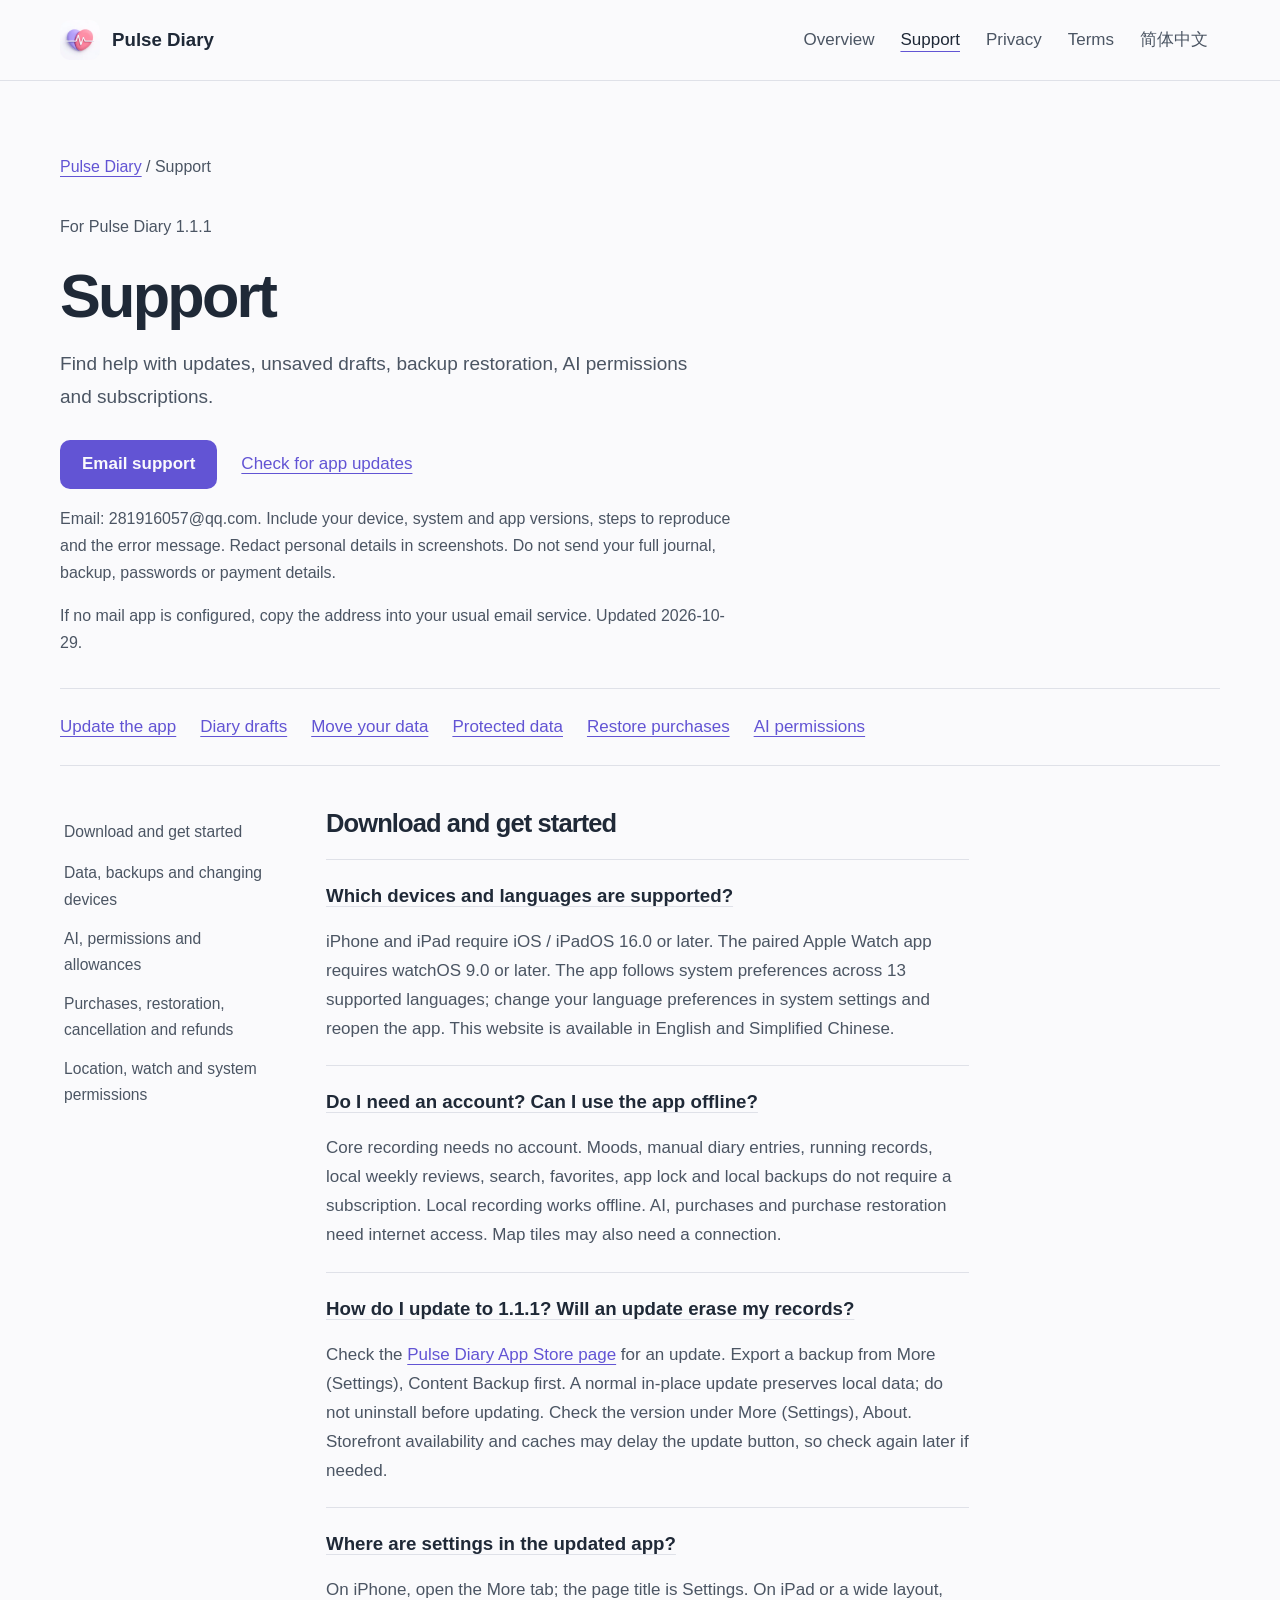
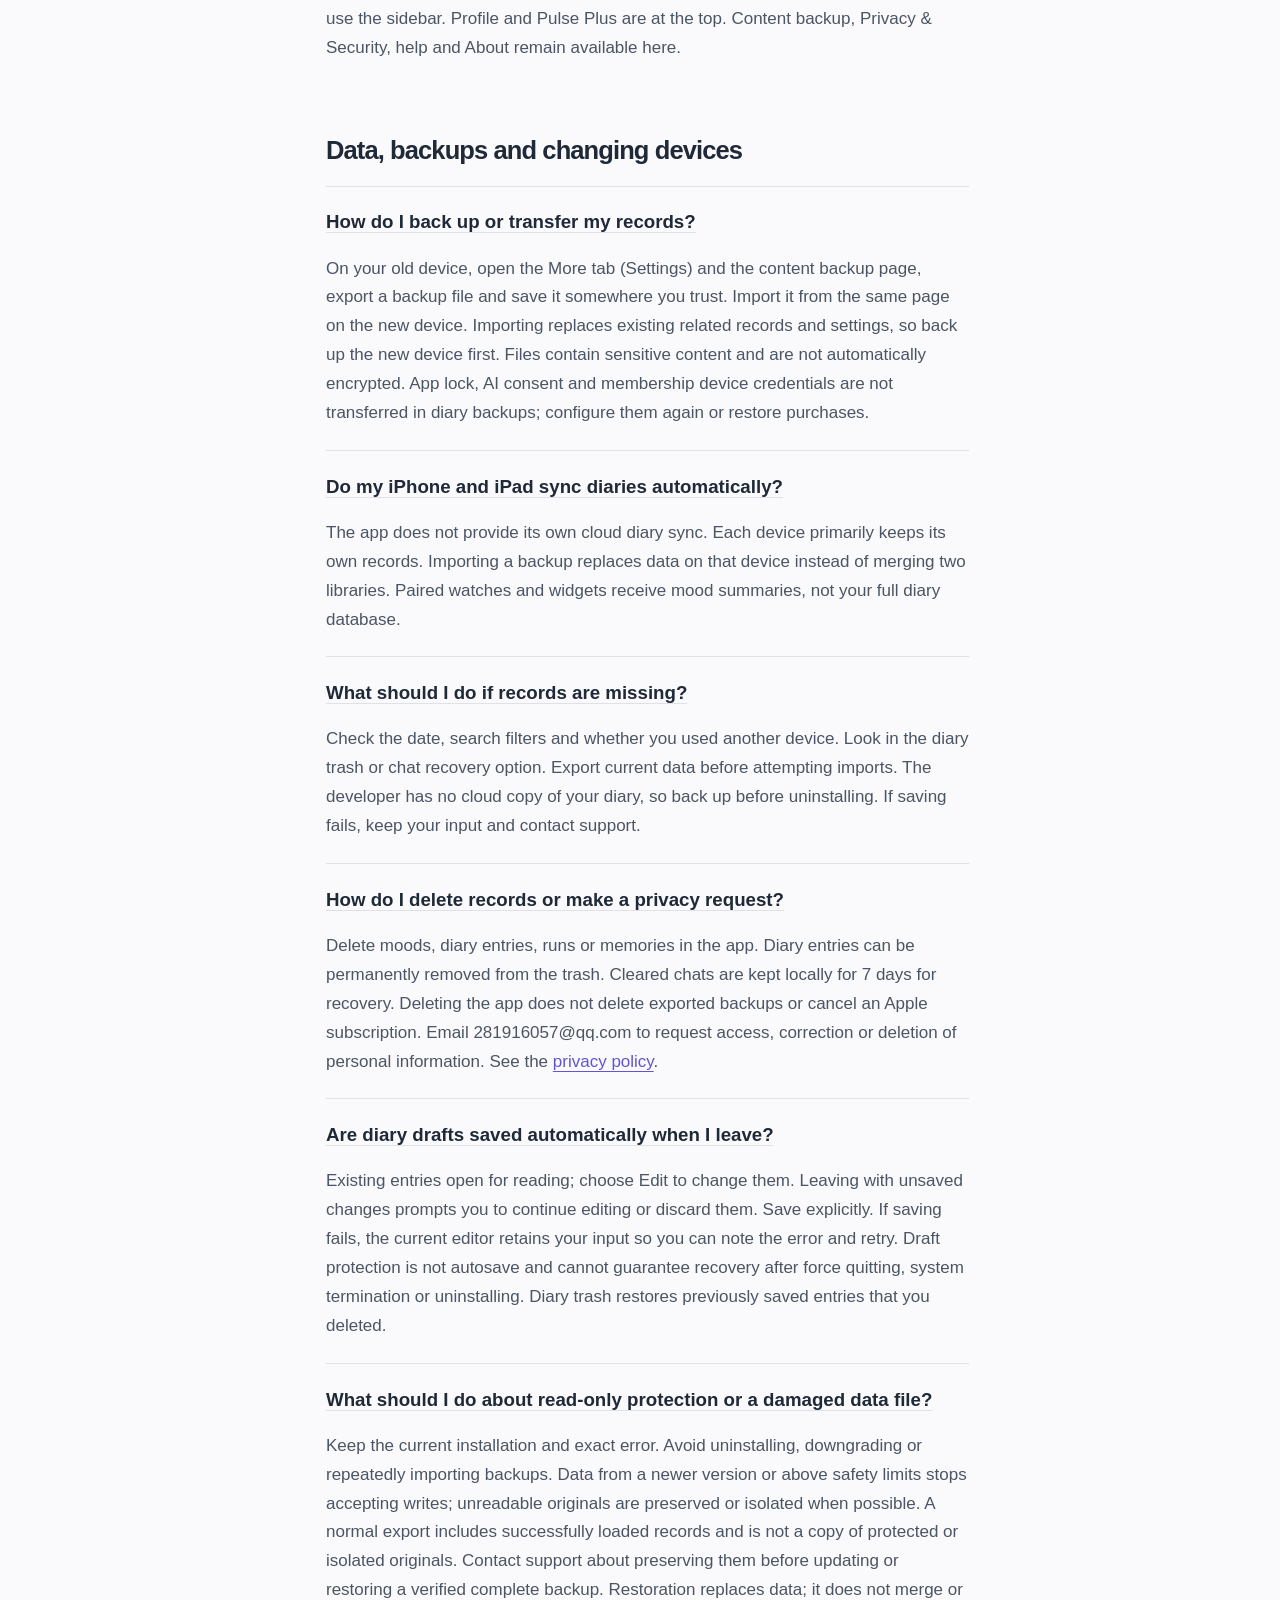
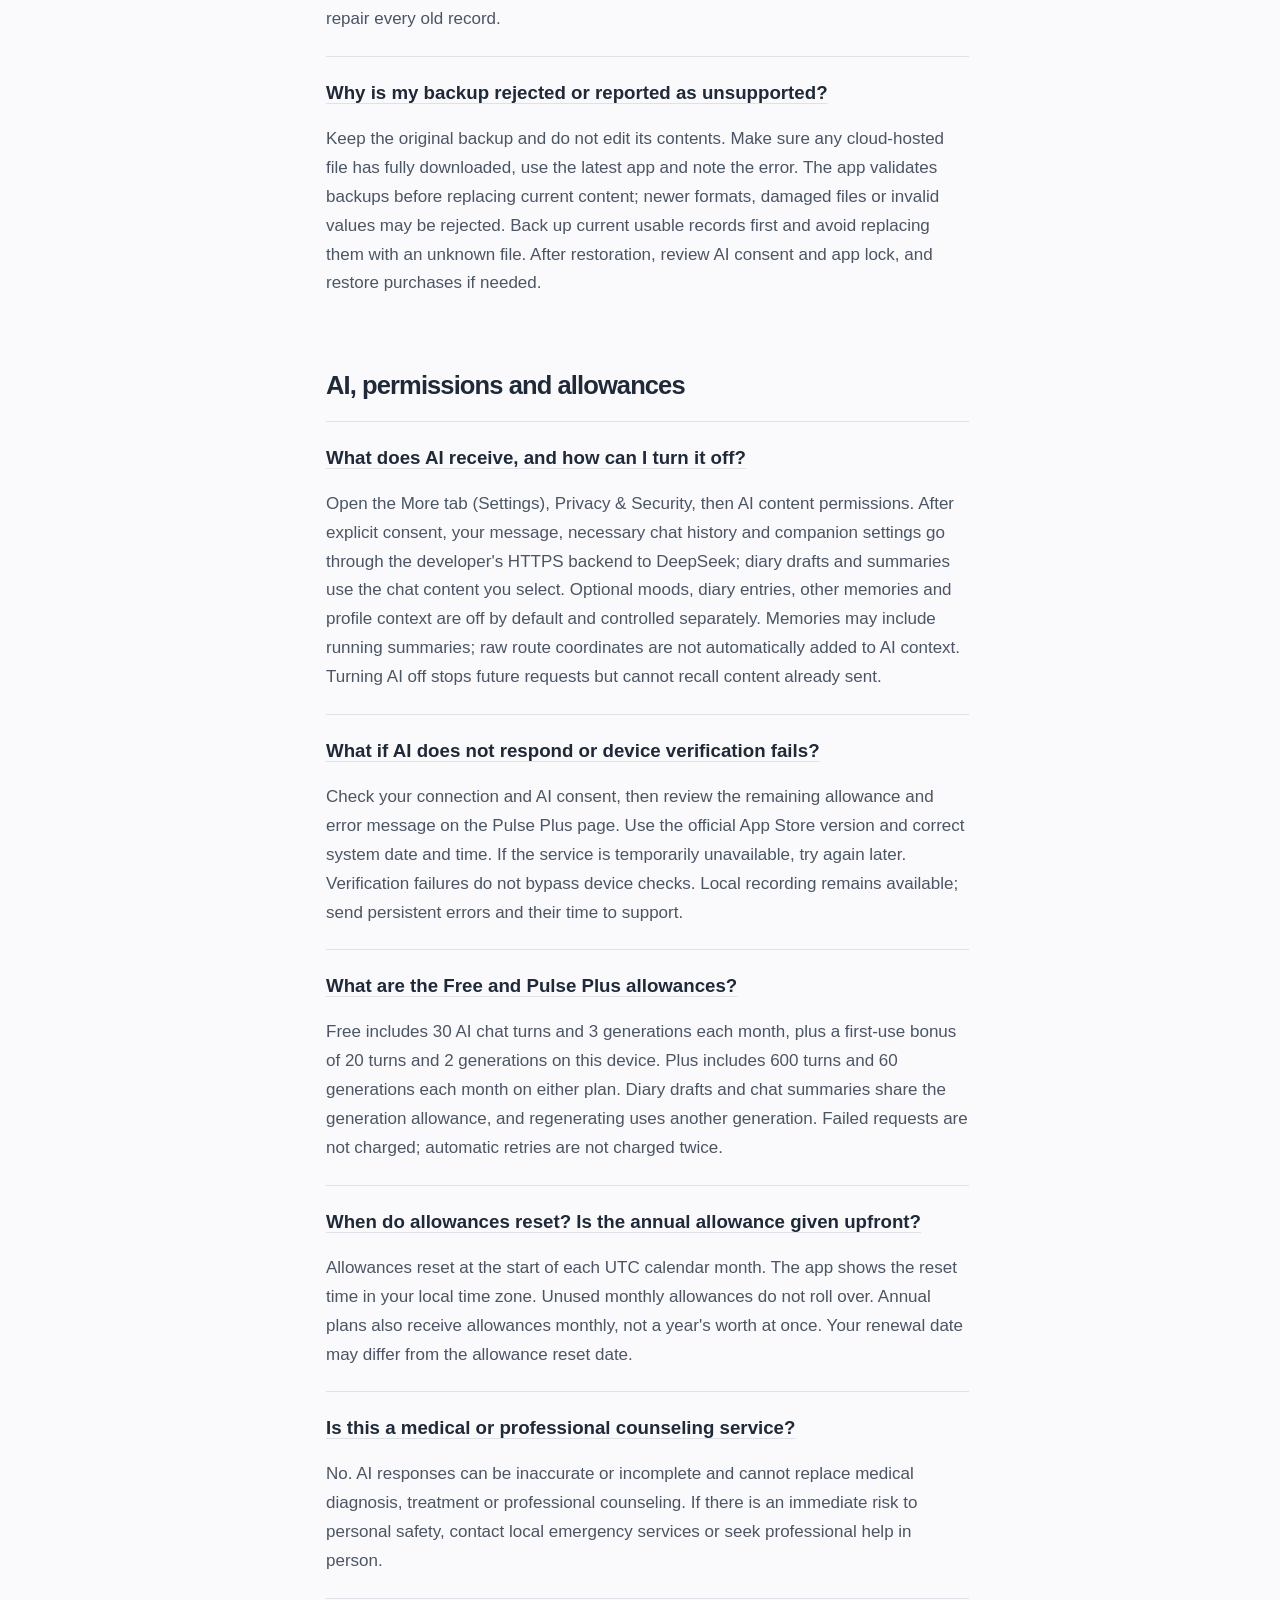
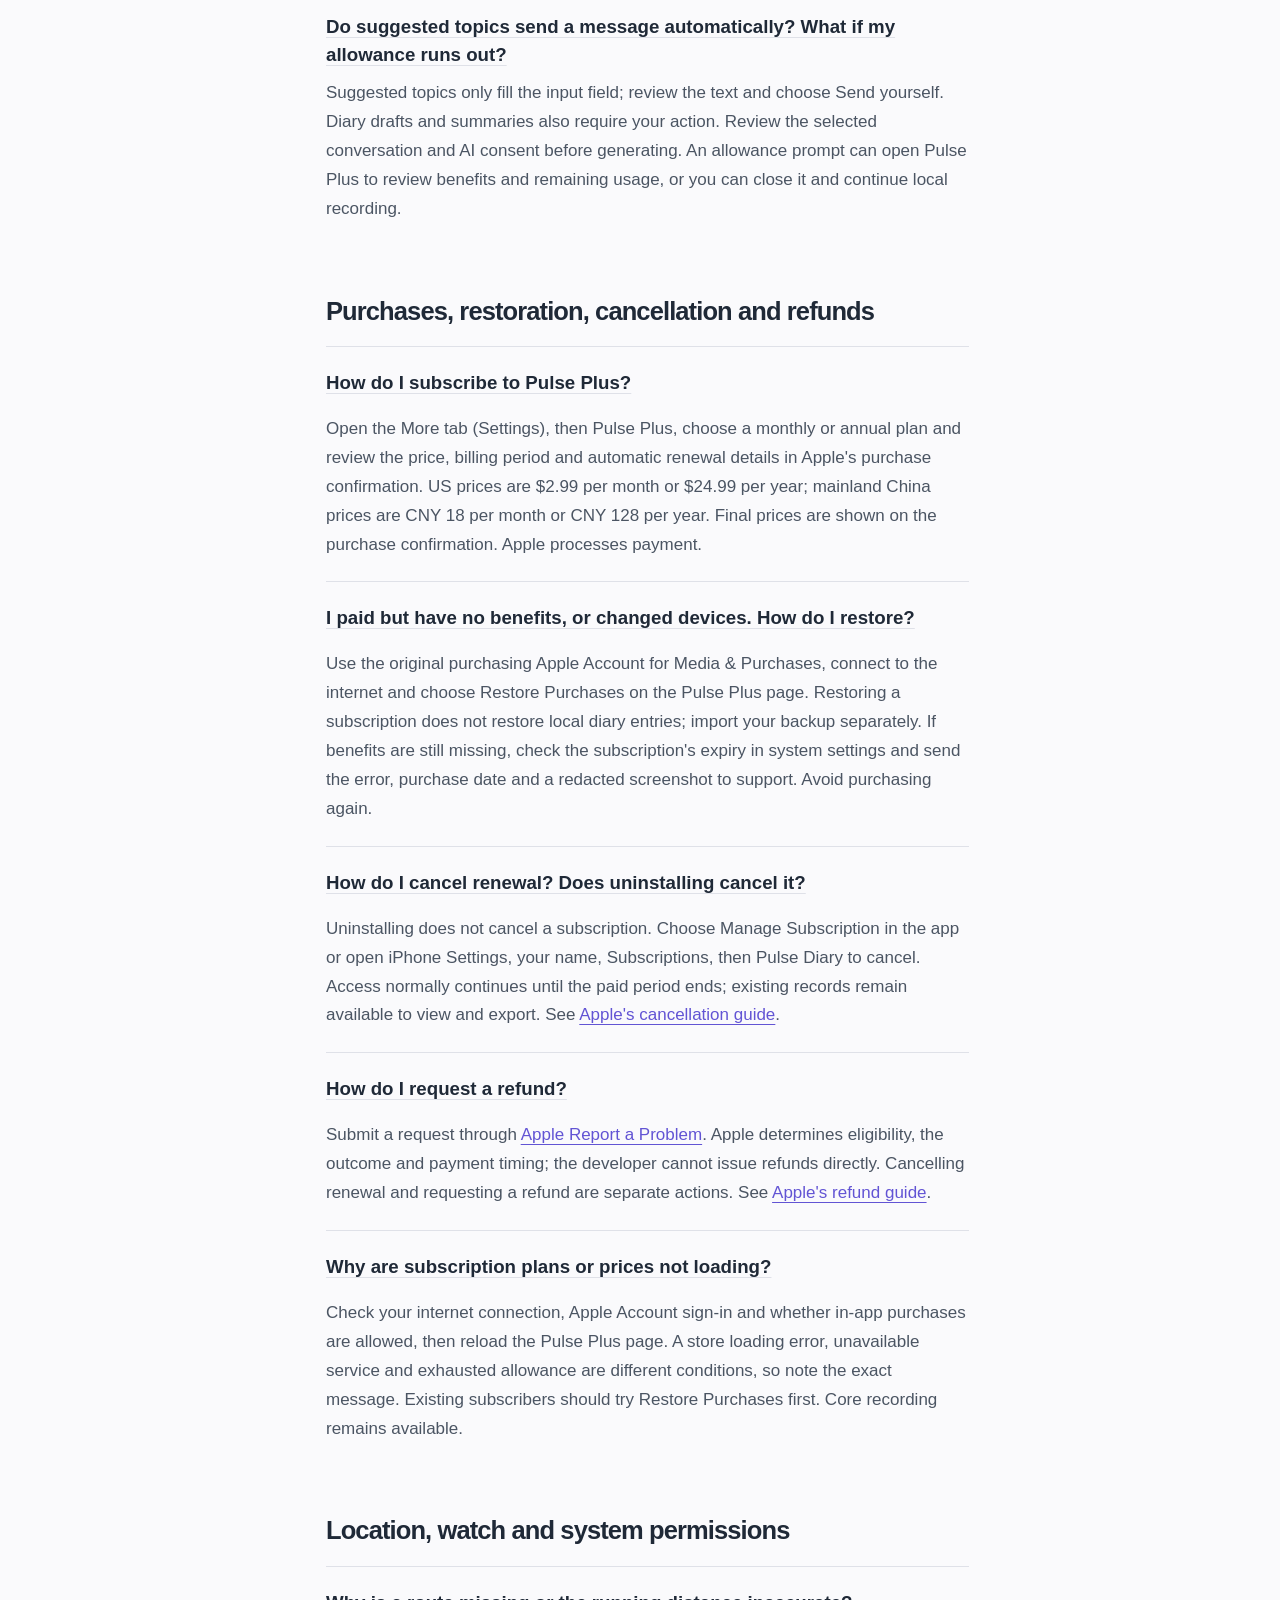
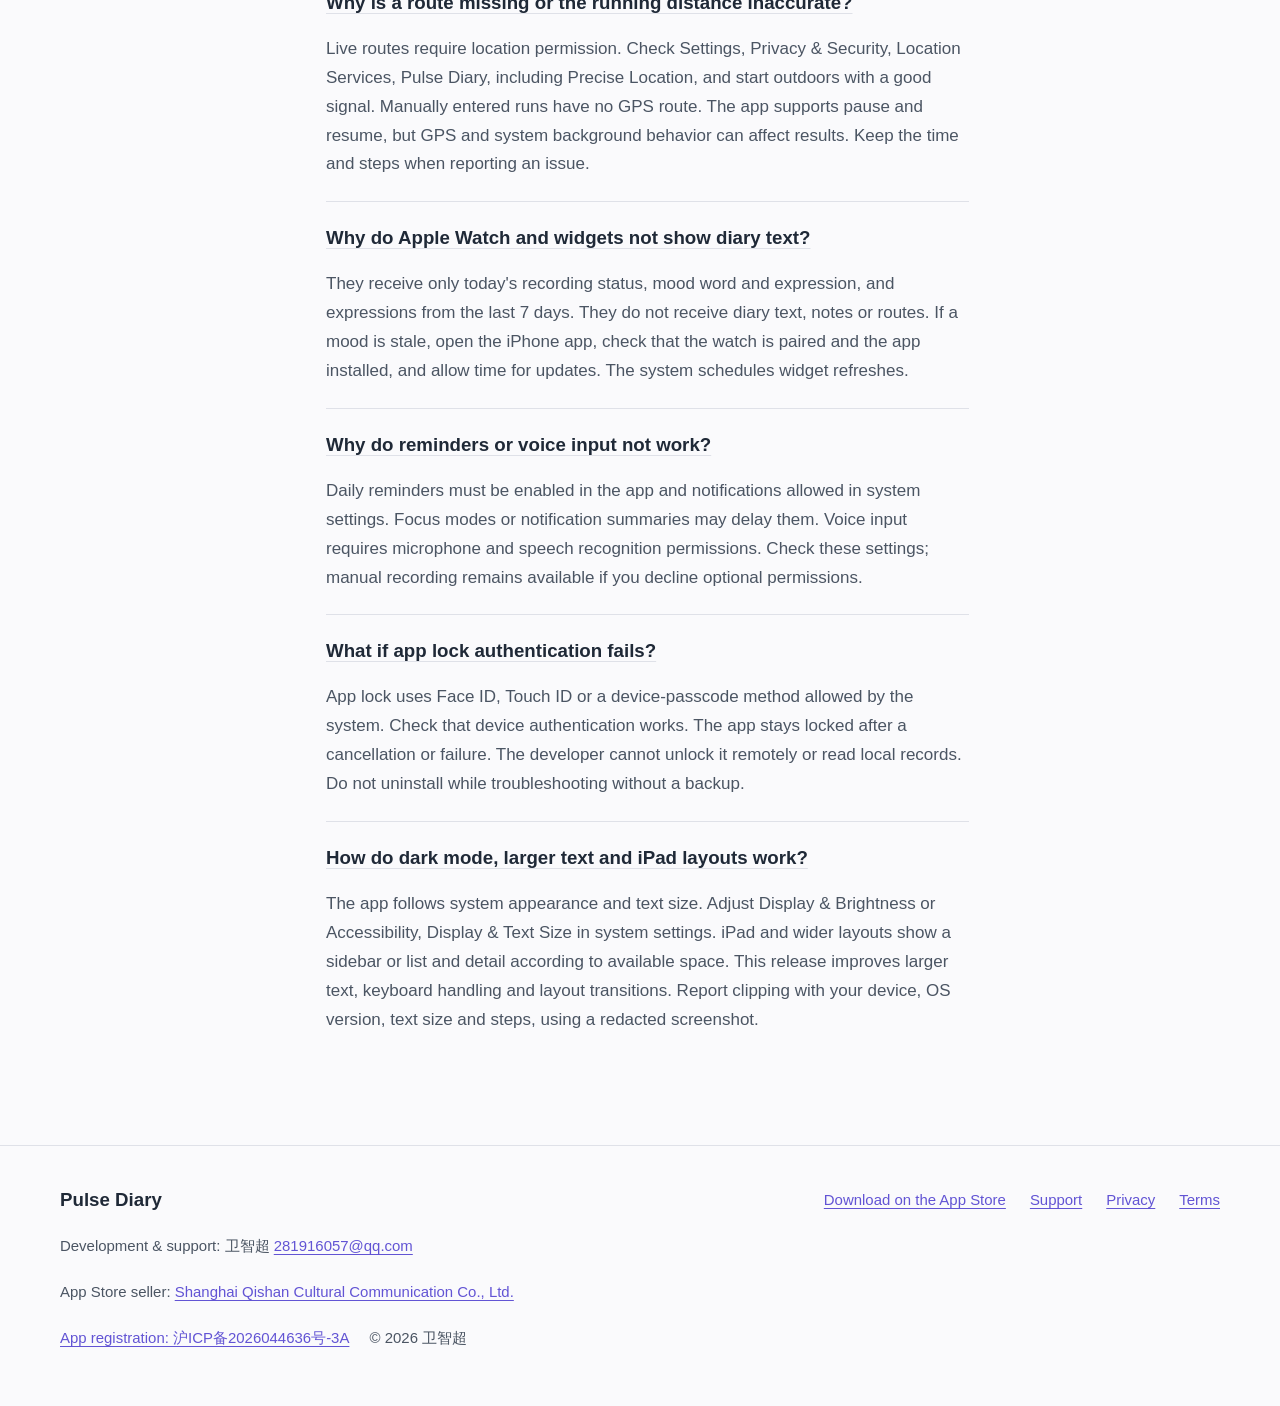
<file: en/support/index.html>
<!DOCTYPE html>
<html lang="en">
<head>
<meta charset="utf-8">
<meta name="viewport" content="width=device-width, initial-scale=1">
<title>Pulse Diary Support | Backups, AI &amp; Subscriptions</title>
<meta name="description" content="Official help for Pulse Diary: update the app, protect diary drafts, restore backups, resolve read-only warnings, restore purchases, cancel subscriptions and control AI permissions.">
<meta name="robots" content="index, follow, max-image-preview:large">
<meta name="theme-color" content="#fafafc">
<meta name="apple-itunes-app" content="app-id=6761840824">
<link rel="canonical" href="https://weizhichao1027-collab.github.io/heartbeat-diary/en/support/">
<link rel="sitemap" type="application/xml" href="https://weizhichao1027-collab.github.io/heartbeat-diary/sitemap.xml">
<link rel="alternate" type="text/plain" title="Official product facts" href="https://weizhichao1027-collab.github.io/heartbeat-diary/llms.txt">
<link rel="alternate" hreflang="zh-Hans" href="https://weizhichao1027-collab.github.io/heartbeat-diary/support/">
<link rel="alternate" hreflang="en" href="https://weizhichao1027-collab.github.io/heartbeat-diary/en/support/">
<link rel="alternate" hreflang="x-default" href="https://weizhichao1027-collab.github.io/heartbeat-diary/support/">
<link rel="icon" href="../../favicon.svg" type="image/svg+xml">
<link rel="apple-touch-icon" href="../../assets/images/apple-touch-icon.png">
<link rel="stylesheet" href="../../assets/site.css">
<meta property="og:type" content="website">
<meta property="og:site_name" content="心跳日记 / Pulse Diary">
<meta property="og:title" content="Pulse Diary Support | Backups, AI &amp; Subscriptions">
<meta property="og:description" content="Official help for Pulse Diary: update the app, protect diary drafts, restore backups, resolve read-only warnings, restore purchases, cancel subscriptions and control AI permissions.">
<meta property="og:url" content="https://weizhichao1027-collab.github.io/heartbeat-diary/en/support/">
<meta property="og:locale" content="en_US">
<meta property="og:locale:alternate" content="zh_CN">
<meta property="og:image" content="https://weizhichao1027-collab.github.io/heartbeat-diary/assets/images/social-en.png">
<meta property="og:image:width" content="1200">
<meta property="og:image:height" content="630">
<meta property="og:image:alt" content="Pulse Diary: mood journal, diary and running">
<meta name="twitter:card" content="summary_large_image">
<meta name="twitter:title" content="Pulse Diary Support | Backups, AI &amp; Subscriptions">
<meta name="twitter:description" content="Official help for Pulse Diary: update the app, protect diary drafts, restore backups, resolve read-only warnings, restore purchases, cancel subscriptions and control AI permissions.">
<meta name="twitter:image" content="https://weizhichao1027-collab.github.io/heartbeat-diary/assets/images/social-en.png">
<meta name="twitter:image:alt" content="Pulse Diary: mood journal, diary and running">
<script type="application/ld+json">{
  "@context": "https://schema.org",
  "@graph": [
    {
      "@type": "Organization",
      "@id": "https://weizhichao1027-collab.github.io/heartbeat-diary/#publisher",
      "name": "Shanghai Qishan Cultural Communication Co., Ltd.",
      "url": "https://weizhichao1027-collab.github.io/heartbeat-diary/",
      "sameAs": [
        "https://apps.apple.com/developer/id1891134548"
      ],
      "contactPoint": {
        "@type": "ContactPoint",
        "contactType": "customer support",
        "email": "281916057@qq.com",
        "url": "https://weizhichao1027-collab.github.io/heartbeat-diary/support/"
      }
    },
    {
      "@type": "WebSite",
      "@id": "https://weizhichao1027-collab.github.io/heartbeat-diary/#website",
      "url": "https://weizhichao1027-collab.github.io/heartbeat-diary/",
      "name": "心跳日记 / Pulse Diary",
      "inLanguage": [
        "zh-Hans",
        "en"
      ],
      "publisher": {
        "@id": "https://weizhichao1027-collab.github.io/heartbeat-diary/#publisher"
      }
    },
    {
      "@type": "FAQPage",
      "@id": "https://weizhichao1027-collab.github.io/heartbeat-diary/en/support/#webpage",
      "url": "https://weizhichao1027-collab.github.io/heartbeat-diary/en/support/",
      "name": "Pulse Diary Support | Backups, AI & Subscriptions",
      "description": "Official help for Pulse Diary: update the app, protect diary drafts, restore backups, resolve read-only warnings, restore purchases, cancel subscriptions and control AI permissions.",
      "inLanguage": "en",
      "dateModified": "2026-10-29",
      "isPartOf": {
        "@id": "https://weizhichao1027-collab.github.io/heartbeat-diary/#website"
      },
      "about": {
        "@id": "https://weizhichao1027-collab.github.io/heartbeat-diary/#app"
      },
      "mainEntity": [
        {
          "@type": "Question",
          "@id": "https://weizhichao1027-collab.github.io/heartbeat-diary/en/support/#devices",
          "url": "https://weizhichao1027-collab.github.io/heartbeat-diary/en/support/#devices",
          "name": "Which devices and languages are supported?",
          "acceptedAnswer": {
            "@type": "Answer",
            "text": "iPhone and iPad require iOS / iPadOS 16.0 or later. The paired Apple Watch app requires watchOS 9.0 or later. The app follows system preferences across 13 supported languages; change your language preferences in system settings and reopen the app. This website is available in English and Simplified Chinese."
          }
        },
        {
          "@type": "Question",
          "@id": "https://weizhichao1027-collab.github.io/heartbeat-diary/en/support/#offline",
          "url": "https://weizhichao1027-collab.github.io/heartbeat-diary/en/support/#offline",
          "name": "Do I need an account? Can I use the app offline?",
          "acceptedAnswer": {
            "@type": "Answer",
            "text": "Core recording needs no account. Moods, manual diary entries, running records, local weekly reviews, search, favorites, app lock and local backups do not require a subscription. Local recording works offline. AI, purchases and purchase restoration need internet access. Map tiles may also need a connection."
          }
        },
        {
          "@type": "Question",
          "@id": "https://weizhichao1027-collab.github.io/heartbeat-diary/en/support/#update",
          "url": "https://weizhichao1027-collab.github.io/heartbeat-diary/en/support/#update",
          "name": "How do I update to 1.1.1? Will an update erase my records?",
          "acceptedAnswer": {
            "@type": "Answer",
            "text": "Check the Pulse Diary App Store page for an update. Export a backup from More (Settings), Content Backup first. A normal in-place update preserves local data; do not uninstall before updating. Check the version under More (Settings), About. Storefront availability and caches may delay the update button, so check again later if needed."
          }
        },
        {
          "@type": "Question",
          "@id": "https://weizhichao1027-collab.github.io/heartbeat-diary/en/support/#settings",
          "url": "https://weizhichao1027-collab.github.io/heartbeat-diary/en/support/#settings",
          "name": "Where are settings in the updated app?",
          "acceptedAnswer": {
            "@type": "Answer",
            "text": "On iPhone, open the More tab; the page title is Settings. On iPad or a wide layout, use the sidebar. Profile and Pulse Plus are at the top. Content backup, Privacy & Security, help and About remain available here."
          }
        },
        {
          "@type": "Question",
          "@id": "https://weizhichao1027-collab.github.io/heartbeat-diary/en/support/#backup",
          "url": "https://weizhichao1027-collab.github.io/heartbeat-diary/en/support/#backup",
          "name": "How do I back up or transfer my records?",
          "acceptedAnswer": {
            "@type": "Answer",
            "text": "On your old device, open the More tab (Settings) and the content backup page, export a backup file and save it somewhere you trust. Import it from the same page on the new device. Importing replaces existing related records and settings, so back up the new device first. Files contain sensitive content and are not automatically encrypted. App lock, AI consent and membership device credentials are not transferred in diary backups; configure them again or restore purchases."
          }
        },
        {
          "@type": "Question",
          "@id": "https://weizhichao1027-collab.github.io/heartbeat-diary/en/support/#sync",
          "url": "https://weizhichao1027-collab.github.io/heartbeat-diary/en/support/#sync",
          "name": "Do my iPhone and iPad sync diaries automatically?",
          "acceptedAnswer": {
            "@type": "Answer",
            "text": "The app does not provide its own cloud diary sync. Each device primarily keeps its own records. Importing a backup replaces data on that device instead of merging two libraries. Paired watches and widgets receive mood summaries, not your full diary database."
          }
        },
        {
          "@type": "Question",
          "@id": "https://weizhichao1027-collab.github.io/heartbeat-diary/en/support/#missing",
          "url": "https://weizhichao1027-collab.github.io/heartbeat-diary/en/support/#missing",
          "name": "What should I do if records are missing?",
          "acceptedAnswer": {
            "@type": "Answer",
            "text": "Check the date, search filters and whether you used another device. Look in the diary trash or chat recovery option. Export current data before attempting imports. The developer has no cloud copy of your diary, so back up before uninstalling. If saving fails, keep your input and contact support."
          }
        },
        {
          "@type": "Question",
          "@id": "https://weizhichao1027-collab.github.io/heartbeat-diary/en/support/#delete",
          "url": "https://weizhichao1027-collab.github.io/heartbeat-diary/en/support/#delete",
          "name": "How do I delete records or make a privacy request?",
          "acceptedAnswer": {
            "@type": "Answer",
            "text": "Delete moods, diary entries, runs or memories in the app. Diary entries can be permanently removed from the trash. Cleared chats are kept locally for 7 days for recovery. Deleting the app does not delete exported backups or cancel an Apple subscription. Email 281916057@qq.com to request access, correction or deletion of personal information. See the privacy policy."
          }
        },
        {
          "@type": "Question",
          "@id": "https://weizhichao1027-collab.github.io/heartbeat-diary/en/support/#drafts",
          "url": "https://weizhichao1027-collab.github.io/heartbeat-diary/en/support/#drafts",
          "name": "Are diary drafts saved automatically when I leave?",
          "acceptedAnswer": {
            "@type": "Answer",
            "text": "Existing entries open for reading; choose Edit to change them. Leaving with unsaved changes prompts you to continue editing or discard them. Save explicitly. If saving fails, the current editor retains your input so you can note the error and retry. Draft protection is not autosave and cannot guarantee recovery after force quitting, system termination or uninstalling. Diary trash restores previously saved entries that you deleted."
          }
        },
        {
          "@type": "Question",
          "@id": "https://weizhichao1027-collab.github.io/heartbeat-diary/en/support/#protected-data",
          "url": "https://weizhichao1027-collab.github.io/heartbeat-diary/en/support/#protected-data",
          "name": "What should I do about read-only protection or a damaged data file?",
          "acceptedAnswer": {
            "@type": "Answer",
            "text": "Keep the current installation and exact error. Avoid uninstalling, downgrading or repeatedly importing backups. Data from a newer version or above safety limits stops accepting writes; unreadable originals are preserved or isolated when possible. A normal export includes successfully loaded records and is not a copy of protected or isolated originals. Contact support about preserving them before updating or restoring a verified complete backup. Restoration replaces data; it does not merge or repair every old record."
          }
        },
        {
          "@type": "Question",
          "@id": "https://weizhichao1027-collab.github.io/heartbeat-diary/en/support/#restore-backup-error",
          "url": "https://weizhichao1027-collab.github.io/heartbeat-diary/en/support/#restore-backup-error",
          "name": "Why is my backup rejected or reported as unsupported?",
          "acceptedAnswer": {
            "@type": "Answer",
            "text": "Keep the original backup and do not edit its contents. Make sure any cloud-hosted file has fully downloaded, use the latest app and note the error. The app validates backups before replacing current content; newer formats, damaged files or invalid values may be rejected. Back up current usable records first and avoid replacing them with an unknown file. After restoration, review AI consent and app lock, and restore purchases if needed."
          }
        },
        {
          "@type": "Question",
          "@id": "https://weizhichao1027-collab.github.io/heartbeat-diary/en/support/#ai-permissions",
          "url": "https://weizhichao1027-collab.github.io/heartbeat-diary/en/support/#ai-permissions",
          "name": "What does AI receive, and how can I turn it off?",
          "acceptedAnswer": {
            "@type": "Answer",
            "text": "Open the More tab (Settings), Privacy & Security, then AI content permissions. After explicit consent, your message, necessary chat history and companion settings go through the developer's HTTPS backend to DeepSeek; diary drafts and summaries use the chat content you select. Optional moods, diary entries, other memories and profile context are off by default and controlled separately. Memories may include running summaries; raw route coordinates are not automatically added to AI context. Turning AI off stops future requests but cannot recall content already sent."
          }
        },
        {
          "@type": "Question",
          "@id": "https://weizhichao1027-collab.github.io/heartbeat-diary/en/support/#ai-error",
          "url": "https://weizhichao1027-collab.github.io/heartbeat-diary/en/support/#ai-error",
          "name": "What if AI does not respond or device verification fails?",
          "acceptedAnswer": {
            "@type": "Answer",
            "text": "Check your connection and AI consent, then review the remaining allowance and error message on the Pulse Plus page. Use the official App Store version and correct system date and time. If the service is temporarily unavailable, try again later. Verification failures do not bypass device checks. Local recording remains available; send persistent errors and their time to support."
          }
        },
        {
          "@type": "Question",
          "@id": "https://weizhichao1027-collab.github.io/heartbeat-diary/en/support/#allowance",
          "url": "https://weizhichao1027-collab.github.io/heartbeat-diary/en/support/#allowance",
          "name": "What are the Free and Pulse Plus allowances?",
          "acceptedAnswer": {
            "@type": "Answer",
            "text": "Free includes 30 AI chat turns and 3 generations each month, plus a first-use bonus of 20 turns and 2 generations on this device. Plus includes 600 turns and 60 generations each month on either plan. Diary drafts and chat summaries share the generation allowance, and regenerating uses another generation. Failed requests are not charged; automatic retries are not charged twice."
          }
        },
        {
          "@type": "Question",
          "@id": "https://weizhichao1027-collab.github.io/heartbeat-diary/en/support/#reset",
          "url": "https://weizhichao1027-collab.github.io/heartbeat-diary/en/support/#reset",
          "name": "When do allowances reset? Is the annual allowance given upfront?",
          "acceptedAnswer": {
            "@type": "Answer",
            "text": "Allowances reset at the start of each UTC calendar month. The app shows the reset time in your local time zone. Unused monthly allowances do not roll over. Annual plans also receive allowances monthly, not a year's worth at once. Your renewal date may differ from the allowance reset date."
          }
        },
        {
          "@type": "Question",
          "@id": "https://weizhichao1027-collab.github.io/heartbeat-diary/en/support/#medical",
          "url": "https://weizhichao1027-collab.github.io/heartbeat-diary/en/support/#medical",
          "name": "Is this a medical or professional counseling service?",
          "acceptedAnswer": {
            "@type": "Answer",
            "text": "No. AI responses can be inaccurate or incomplete and cannot replace medical diagnosis, treatment or professional counseling. If there is an immediate risk to personal safety, contact local emergency services or seek professional help in person."
          }
        },
        {
          "@type": "Question",
          "@id": "https://weizhichao1027-collab.github.io/heartbeat-diary/en/support/#chat-drafts",
          "url": "https://weizhichao1027-collab.github.io/heartbeat-diary/en/support/#chat-drafts",
          "name": "Do suggested topics send a message automatically? What if my allowance runs out?",
          "acceptedAnswer": {
            "@type": "Answer",
            "text": "Suggested topics only fill the input field; review the text and choose Send yourself. Diary drafts and summaries also require your action. Review the selected conversation and AI consent before generating. An allowance prompt can open Pulse Plus to review benefits and remaining usage, or you can close it and continue local recording."
          }
        },
        {
          "@type": "Question",
          "@id": "https://weizhichao1027-collab.github.io/heartbeat-diary/en/support/#buy",
          "url": "https://weizhichao1027-collab.github.io/heartbeat-diary/en/support/#buy",
          "name": "How do I subscribe to Pulse Plus?",
          "acceptedAnswer": {
            "@type": "Answer",
            "text": "Open the More tab (Settings), then Pulse Plus, choose a monthly or annual plan and review the price, billing period and automatic renewal details in Apple's purchase confirmation. US prices are $2.99 per month or $24.99 per year; mainland China prices are CNY 18 per month or CNY 128 per year. Final prices are shown on the purchase confirmation. Apple processes payment."
          }
        },
        {
          "@type": "Question",
          "@id": "https://weizhichao1027-collab.github.io/heartbeat-diary/en/support/#restore",
          "url": "https://weizhichao1027-collab.github.io/heartbeat-diary/en/support/#restore",
          "name": "I paid but have no benefits, or changed devices. How do I restore?",
          "acceptedAnswer": {
            "@type": "Answer",
            "text": "Use the original purchasing Apple Account for Media & Purchases, connect to the internet and choose Restore Purchases on the Pulse Plus page. Restoring a subscription does not restore local diary entries; import your backup separately. If benefits are still missing, check the subscription's expiry in system settings and send the error, purchase date and a redacted screenshot to support. Avoid purchasing again."
          }
        },
        {
          "@type": "Question",
          "@id": "https://weizhichao1027-collab.github.io/heartbeat-diary/en/support/#cancel",
          "url": "https://weizhichao1027-collab.github.io/heartbeat-diary/en/support/#cancel",
          "name": "How do I cancel renewal? Does uninstalling cancel it?",
          "acceptedAnswer": {
            "@type": "Answer",
            "text": "Uninstalling does not cancel a subscription. Choose Manage Subscription in the app or open iPhone Settings, your name, Subscriptions, then Pulse Diary to cancel. Access normally continues until the paid period ends; existing records remain available to view and export. See Apple's cancellation guide."
          }
        },
        {
          "@type": "Question",
          "@id": "https://weizhichao1027-collab.github.io/heartbeat-diary/en/support/#refund",
          "url": "https://weizhichao1027-collab.github.io/heartbeat-diary/en/support/#refund",
          "name": "How do I request a refund?",
          "acceptedAnswer": {
            "@type": "Answer",
            "text": "Submit a request through Apple Report a Problem. Apple determines eligibility, the outcome and payment timing; the developer cannot issue refunds directly. Cancelling renewal and requesting a refund are separate actions. See Apple's refund guide."
          }
        },
        {
          "@type": "Question",
          "@id": "https://weizhichao1027-collab.github.io/heartbeat-diary/en/support/#products",
          "url": "https://weizhichao1027-collab.github.io/heartbeat-diary/en/support/#products",
          "name": "Why are subscription plans or prices not loading?",
          "acceptedAnswer": {
            "@type": "Answer",
            "text": "Check your internet connection, Apple Account sign-in and whether in-app purchases are allowed, then reload the Pulse Plus page. A store loading error, unavailable service and exhausted allowance are different conditions, so note the exact message. Existing subscribers should try Restore Purchases first. Core recording remains available."
          }
        },
        {
          "@type": "Question",
          "@id": "https://weizhichao1027-collab.github.io/heartbeat-diary/en/support/#running",
          "url": "https://weizhichao1027-collab.github.io/heartbeat-diary/en/support/#running",
          "name": "Why is a route missing or the running distance inaccurate?",
          "acceptedAnswer": {
            "@type": "Answer",
            "text": "Live routes require location permission. Check Settings, Privacy & Security, Location Services, Pulse Diary, including Precise Location, and start outdoors with a good signal. Manually entered runs have no GPS route. The app supports pause and resume, but GPS and system background behavior can affect results. Keep the time and steps when reporting an issue."
          }
        },
        {
          "@type": "Question",
          "@id": "https://weizhichao1027-collab.github.io/heartbeat-diary/en/support/#watch",
          "url": "https://weizhichao1027-collab.github.io/heartbeat-diary/en/support/#watch",
          "name": "Why do Apple Watch and widgets not show diary text?",
          "acceptedAnswer": {
            "@type": "Answer",
            "text": "They receive only today's recording status, mood word and expression, and expressions from the last 7 days. They do not receive diary text, notes or routes. If a mood is stale, open the iPhone app, check that the watch is paired and the app installed, and allow time for updates. The system schedules widget refreshes."
          }
        },
        {
          "@type": "Question",
          "@id": "https://weizhichao1027-collab.github.io/heartbeat-diary/en/support/#reminders",
          "url": "https://weizhichao1027-collab.github.io/heartbeat-diary/en/support/#reminders",
          "name": "Why do reminders or voice input not work?",
          "acceptedAnswer": {
            "@type": "Answer",
            "text": "Daily reminders must be enabled in the app and notifications allowed in system settings. Focus modes or notification summaries may delay them. Voice input requires microphone and speech recognition permissions. Check these settings; manual recording remains available if you decline optional permissions."
          }
        },
        {
          "@type": "Question",
          "@id": "https://weizhichao1027-collab.github.io/heartbeat-diary/en/support/#lock",
          "url": "https://weizhichao1027-collab.github.io/heartbeat-diary/en/support/#lock",
          "name": "What if app lock authentication fails?",
          "acceptedAnswer": {
            "@type": "Answer",
            "text": "App lock uses Face ID, Touch ID or a device-passcode method allowed by the system. Check that device authentication works. The app stays locked after a cancellation or failure. The developer cannot unlock it remotely or read local records. Do not uninstall while troubleshooting without a backup."
          }
        },
        {
          "@type": "Question",
          "@id": "https://weizhichao1027-collab.github.io/heartbeat-diary/en/support/#readability",
          "url": "https://weizhichao1027-collab.github.io/heartbeat-diary/en/support/#readability",
          "name": "How do dark mode, larger text and iPad layouts work?",
          "acceptedAnswer": {
            "@type": "Answer",
            "text": "The app follows system appearance and text size. Adjust Display & Brightness or Accessibility, Display & Text Size in system settings. iPad and wider layouts show a sidebar or list and detail according to available space. This release improves larger text, keyboard handling and layout transitions. Report clipping with your device, OS version, text size and steps, using a redacted screenshot."
          }
        }
      ]
    },
    {
      "@type": "BreadcrumbList",
      "itemListElement": [
        {
          "@type": "ListItem",
          "position": 1,
          "name": "Pulse Diary",
          "item": "https://weizhichao1027-collab.github.io/heartbeat-diary/en/"
        },
        {
          "@type": "ListItem",
          "position": 2,
          "name": "Support",
          "item": "https://weizhichao1027-collab.github.io/heartbeat-diary/en/support/"
        }
      ]
    }
  ]
}</script>
</head>
<body>
<a class="skip" href="#content">Skip to content</a>
<header class="site-header"><div class="wrap"><a class="brand" href="../../en/"><img src="../../assets/images/app-icon.webp" width="40" height="40" alt="">Pulse Diary</a><nav class="nav" aria-label="Main navigation"><a href="../../en/">Overview</a><a href="../../en/support/" aria-current="page">Support</a><a href="../../en/privacy/">Privacy</a><a href="../../en/terms/">Terms</a><a href="../../support/" lang="zh-Hans" hreflang="zh-Hans">简体中文</a></nav></div></header>
<main id="content" class="wrap" tabindex="-1"><nav class="breadcrumbs" aria-label="Breadcrumb"><a href="../../en/">Pulse Diary</a><span aria-hidden="true"> / </span><span>Support</span></nav><header class="doc-title"><p class="release">For Pulse Diary 1.1.1</p><h1>Support</h1><p class="lede">Find help with updates, unsaved drafts, backup restoration, AI permissions and subscriptions.</p><div class="actions"><a class="button" href="mailto:281916057@qq.com?subject=Pulse%20Diary%20support">Email support</a><a href="https://apps.apple.com/app/id6761840824">Check for app updates</a></div><p class="note">Email: 281916057@qq.com. Include your device, system and app versions, steps to reproduce and the error message. Redact personal details in screenshots. Do not send your full journal, backup, passwords or payment details.</p><p class="note">If no mail app is configured, copy the address into your usual email service. Updated 2026-10-29.</p></header>

<nav class="quick-help" aria-label="Common questions"><a href="#update">Update the app</a><a href="#drafts">Diary drafts</a><a href="#backup">Move your data</a><a href="#protected-data">Protected data</a><a href="#restore">Restore purchases</a><a href="#ai-permissions">AI permissions</a></nav>
<div class="doc"><nav class="toc" aria-label="Help topics"><ol><li><a href="#start">Download and get started</a></li><li><a href="#data">Data, backups and changing devices</a></li><li><a href="#ai">AI, permissions and allowances</a></li><li><a href="#subscriptions">Purchases, restoration, cancellation and refunds</a></li><li><a href="#device-help">Location, watch and system permissions</a></li></ol></nav><article class="prose"><section aria-labelledby="start"><h2 id="start">Download and get started</h2><section class="answer"><h3 id="devices"><a class="question-link" href="#devices">Which devices and languages are supported?</a></h3><p>iPhone and iPad require iOS / iPadOS 16.0 or later. The paired Apple Watch app requires watchOS 9.0 or later. The app follows system preferences across 13 supported languages; change your language preferences in system settings and reopen the app. This website is available in English and Simplified Chinese.</p></section><section class="answer"><h3 id="offline"><a class="question-link" href="#offline">Do I need an account? Can I use the app offline?</a></h3><p>Core recording needs no account. Moods, manual diary entries, running records, local weekly reviews, search, favorites, app lock and local backups do not require a subscription. Local recording works offline. AI, purchases and purchase restoration need internet access. Map tiles may also need a connection.</p></section><section class="answer"><h3 id="update"><a class="question-link" href="#update">How do I update to 1.1.1? Will an update erase my records?</a></h3><p>Check the <a href="https://apps.apple.com/app/id6761840824">Pulse Diary App Store page</a> for an update. Export a backup from More (Settings), Content Backup first. A normal in-place update preserves local data; do not uninstall before updating. Check the version under More (Settings), About. Storefront availability and caches may delay the update button, so check again later if needed.</p></section><section class="answer"><h3 id="settings"><a class="question-link" href="#settings">Where are settings in the updated app?</a></h3><p>On iPhone, open the More tab; the page title is Settings. On iPad or a wide layout, use the sidebar. Profile and Pulse Plus are at the top. Content backup, Privacy & Security, help and About remain available here.</p></section></section><section aria-labelledby="data"><h2 id="data">Data, backups and changing devices</h2><section class="answer"><h3 id="backup"><a class="question-link" href="#backup">How do I back up or transfer my records?</a></h3><p>On your old device, open the More tab (Settings) and the content backup page, export a backup file and save it somewhere you trust. Import it from the same page on the new device. Importing replaces existing related records and settings, so back up the new device first. Files contain sensitive content and are not automatically encrypted. App lock, AI consent and membership device credentials are not transferred in diary backups; configure them again or restore purchases.</p></section><section class="answer"><h3 id="sync"><a class="question-link" href="#sync">Do my iPhone and iPad sync diaries automatically?</a></h3><p>The app does not provide its own cloud diary sync. Each device primarily keeps its own records. Importing a backup replaces data on that device instead of merging two libraries. Paired watches and widgets receive mood summaries, not your full diary database.</p></section><section class="answer"><h3 id="missing"><a class="question-link" href="#missing">What should I do if records are missing?</a></h3><p>Check the date, search filters and whether you used another device. Look in the diary trash or chat recovery option. Export current data before attempting imports. The developer has no cloud copy of your diary, so back up before uninstalling. If saving fails, keep your input and contact support.</p></section><section class="answer"><h3 id="delete"><a class="question-link" href="#delete">How do I delete records or make a privacy request?</a></h3><p>Delete moods, diary entries, runs or memories in the app. Diary entries can be permanently removed from the trash. Cleared chats are kept locally for 7 days for recovery. Deleting the app does not delete exported backups or cancel an Apple subscription. Email 281916057@qq.com to request access, correction or deletion of personal information. See the <a href="../../en/privacy/#rights">privacy policy</a>.</p></section><section class="answer"><h3 id="drafts"><a class="question-link" href="#drafts">Are diary drafts saved automatically when I leave?</a></h3><p>Existing entries open for reading; choose Edit to change them. Leaving with unsaved changes prompts you to continue editing or discard them. Save explicitly. If saving fails, the current editor retains your input so you can note the error and retry. Draft protection is not autosave and cannot guarantee recovery after force quitting, system termination or uninstalling. Diary trash restores previously saved entries that you deleted.</p></section><section class="answer"><h3 id="protected-data"><a class="question-link" href="#protected-data">What should I do about read-only protection or a damaged data file?</a></h3><p>Keep the current installation and exact error. Avoid uninstalling, downgrading or repeatedly importing backups. Data from a newer version or above safety limits stops accepting writes; unreadable originals are preserved or isolated when possible. A normal export includes successfully loaded records and is not a copy of protected or isolated originals. Contact support about preserving them before updating or restoring a verified complete backup. Restoration replaces data; it does not merge or repair every old record.</p></section><section class="answer"><h3 id="restore-backup-error"><a class="question-link" href="#restore-backup-error">Why is my backup rejected or reported as unsupported?</a></h3><p>Keep the original backup and do not edit its contents. Make sure any cloud-hosted file has fully downloaded, use the latest app and note the error. The app validates backups before replacing current content; newer formats, damaged files or invalid values may be rejected. Back up current usable records first and avoid replacing them with an unknown file. After restoration, review AI consent and app lock, and restore purchases if needed.</p></section></section><section aria-labelledby="ai"><h2 id="ai">AI, permissions and allowances</h2><section class="answer"><h3 id="ai-permissions"><a class="question-link" href="#ai-permissions">What does AI receive, and how can I turn it off?</a></h3><p>Open the More tab (Settings), Privacy & Security, then AI content permissions. After explicit consent, your message, necessary chat history and companion settings go through the developer's HTTPS backend to DeepSeek; diary drafts and summaries use the chat content you select. Optional moods, diary entries, other memories and profile context are off by default and controlled separately. Memories may include running summaries; raw route coordinates are not automatically added to AI context. Turning AI off stops future requests but cannot recall content already sent.</p></section><section class="answer"><h3 id="ai-error"><a class="question-link" href="#ai-error">What if AI does not respond or device verification fails?</a></h3><p>Check your connection and AI consent, then review the remaining allowance and error message on the Pulse Plus page. Use the official App Store version and correct system date and time. If the service is temporarily unavailable, try again later. Verification failures do not bypass device checks. Local recording remains available; send persistent errors and their time to support.</p></section><section class="answer"><h3 id="allowance"><a class="question-link" href="#allowance">What are the Free and Pulse Plus allowances?</a></h3><p>Free includes 30 AI chat turns and 3 generations each month, plus a first-use bonus of 20 turns and 2 generations on this device. Plus includes 600 turns and 60 generations each month on either plan. Diary drafts and chat summaries share the generation allowance, and regenerating uses another generation. Failed requests are not charged; automatic retries are not charged twice.</p></section><section class="answer"><h3 id="reset"><a class="question-link" href="#reset">When do allowances reset? Is the annual allowance given upfront?</a></h3><p>Allowances reset at the start of each UTC calendar month. The app shows the reset time in your local time zone. Unused monthly allowances do not roll over. Annual plans also receive allowances monthly, not a year's worth at once. Your renewal date may differ from the allowance reset date.</p></section><section class="answer"><h3 id="medical"><a class="question-link" href="#medical">Is this a medical or professional counseling service?</a></h3><p>No. AI responses can be inaccurate or incomplete and cannot replace medical diagnosis, treatment or professional counseling. If there is an immediate risk to personal safety, contact local emergency services or seek professional help in person.</p></section><section class="answer"><h3 id="chat-drafts"><a class="question-link" href="#chat-drafts">Do suggested topics send a message automatically? What if my allowance runs out?</a></h3><p>Suggested topics only fill the input field; review the text and choose Send yourself. Diary drafts and summaries also require your action. Review the selected conversation and AI consent before generating. An allowance prompt can open Pulse Plus to review benefits and remaining usage, or you can close it and continue local recording.</p></section></section><section aria-labelledby="subscriptions"><h2 id="subscriptions">Purchases, restoration, cancellation and refunds</h2><section class="answer"><h3 id="buy"><a class="question-link" href="#buy">How do I subscribe to Pulse Plus?</a></h3><p>Open the More tab (Settings), then Pulse Plus, choose a monthly or annual plan and review the price, billing period and automatic renewal details in Apple's purchase confirmation. US prices are $2.99 per month or $24.99 per year; mainland China prices are CNY 18 per month or CNY 128 per year. Final prices are shown on the purchase confirmation. Apple processes payment.</p></section><section class="answer"><h3 id="restore"><a class="question-link" href="#restore">I paid but have no benefits, or changed devices. How do I restore?</a></h3><p>Use the original purchasing Apple Account for Media & Purchases, connect to the internet and choose Restore Purchases on the Pulse Plus page. Restoring a subscription does not restore local diary entries; import your backup separately. If benefits are still missing, check the subscription's expiry in system settings and send the error, purchase date and a redacted screenshot to support. Avoid purchasing again.</p></section><section class="answer"><h3 id="cancel"><a class="question-link" href="#cancel">How do I cancel renewal? Does uninstalling cancel it?</a></h3><p>Uninstalling does not cancel a subscription. Choose Manage Subscription in the app or open iPhone Settings, your name, Subscriptions, then Pulse Diary to cancel. Access normally continues until the paid period ends; existing records remain available to view and export. See <a href="https://support.apple.com/en-us/118428">Apple's cancellation guide</a>.</p></section><section class="answer"><h3 id="refund"><a class="question-link" href="#refund">How do I request a refund?</a></h3><p>Submit a request through <a href="https://reportaproblem.apple.com/">Apple Report a Problem</a>. Apple determines eligibility, the outcome and payment timing; the developer cannot issue refunds directly. Cancelling renewal and requesting a refund are separate actions. See <a href="https://support.apple.com/en-us/118223">Apple's refund guide</a>.</p></section><section class="answer"><h3 id="products"><a class="question-link" href="#products">Why are subscription plans or prices not loading?</a></h3><p>Check your internet connection, Apple Account sign-in and whether in-app purchases are allowed, then reload the Pulse Plus page. A store loading error, unavailable service and exhausted allowance are different conditions, so note the exact message. Existing subscribers should try Restore Purchases first. Core recording remains available.</p></section></section><section aria-labelledby="device-help"><h2 id="device-help">Location, watch and system permissions</h2><section class="answer"><h3 id="running"><a class="question-link" href="#running">Why is a route missing or the running distance inaccurate?</a></h3><p>Live routes require location permission. Check Settings, Privacy & Security, Location Services, Pulse Diary, including Precise Location, and start outdoors with a good signal. Manually entered runs have no GPS route. The app supports pause and resume, but GPS and system background behavior can affect results. Keep the time and steps when reporting an issue.</p></section><section class="answer"><h3 id="watch"><a class="question-link" href="#watch">Why do Apple Watch and widgets not show diary text?</a></h3><p>They receive only today's recording status, mood word and expression, and expressions from the last 7 days. They do not receive diary text, notes or routes. If a mood is stale, open the iPhone app, check that the watch is paired and the app installed, and allow time for updates. The system schedules widget refreshes.</p></section><section class="answer"><h3 id="reminders"><a class="question-link" href="#reminders">Why do reminders or voice input not work?</a></h3><p>Daily reminders must be enabled in the app and notifications allowed in system settings. Focus modes or notification summaries may delay them. Voice input requires microphone and speech recognition permissions. Check these settings; manual recording remains available if you decline optional permissions.</p></section><section class="answer"><h3 id="lock"><a class="question-link" href="#lock">What if app lock authentication fails?</a></h3><p>App lock uses Face ID, Touch ID or a device-passcode method allowed by the system. Check that device authentication works. The app stays locked after a cancellation or failure. The developer cannot unlock it remotely or read local records. Do not uninstall while troubleshooting without a backup.</p></section><section class="answer"><h3 id="readability"><a class="question-link" href="#readability">How do dark mode, larger text and iPad layouts work?</a></h3><p>The app follows system appearance and text size. Adjust Display & Brightness or Accessibility, Display & Text Size in system settings. iPad and wider layouts show a sidebar or list and detail according to available space. This release improves larger text, keyboard handling and layout transitions. Report clipping with your device, OS version, text size and steps, using a redacted screenshot.</p></section></section></article></div></main>
<footer class="site-footer"><div class="wrap"><div class="footer-top"><strong>Pulse Diary</strong><a href="https://apps.apple.com/app/id6761840824">Download on the App Store</a><a href="../../en/support/">Support</a><a href="../../en/privacy/">Privacy</a><a href="../../en/terms/">Terms</a></div><p>Development & support: 卫智超 <a href="mailto:281916057@qq.com">281916057@qq.com</a></p><p>App Store seller: <a href="https://apps.apple.com/developer/id1891134548">Shanghai Qishan Cultural Communication Co., Ltd.</a></p><p><a href="https://beian.miit.gov.cn/">App registration: 沪ICP备2026044636号-3A</a> <span>© 2026 卫智超</span></p></div></footer>
</body>
</html>
</file>
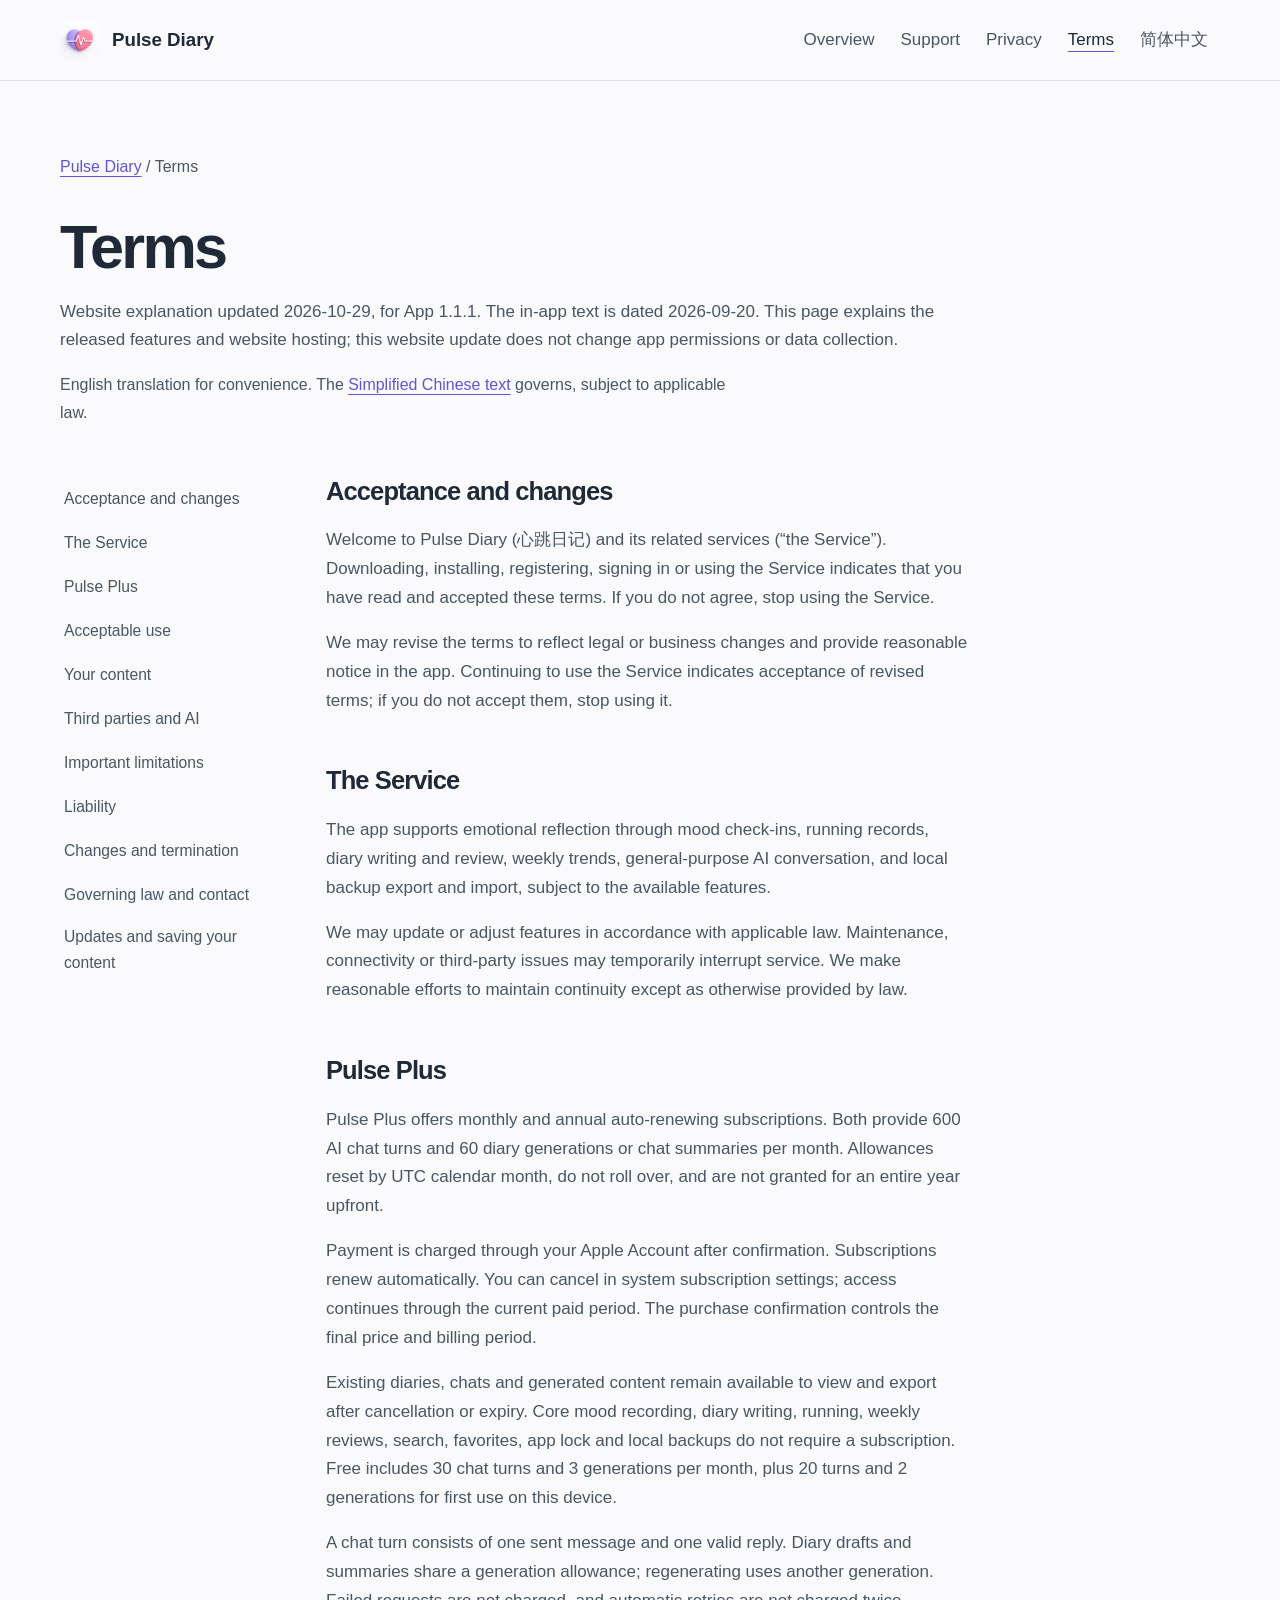
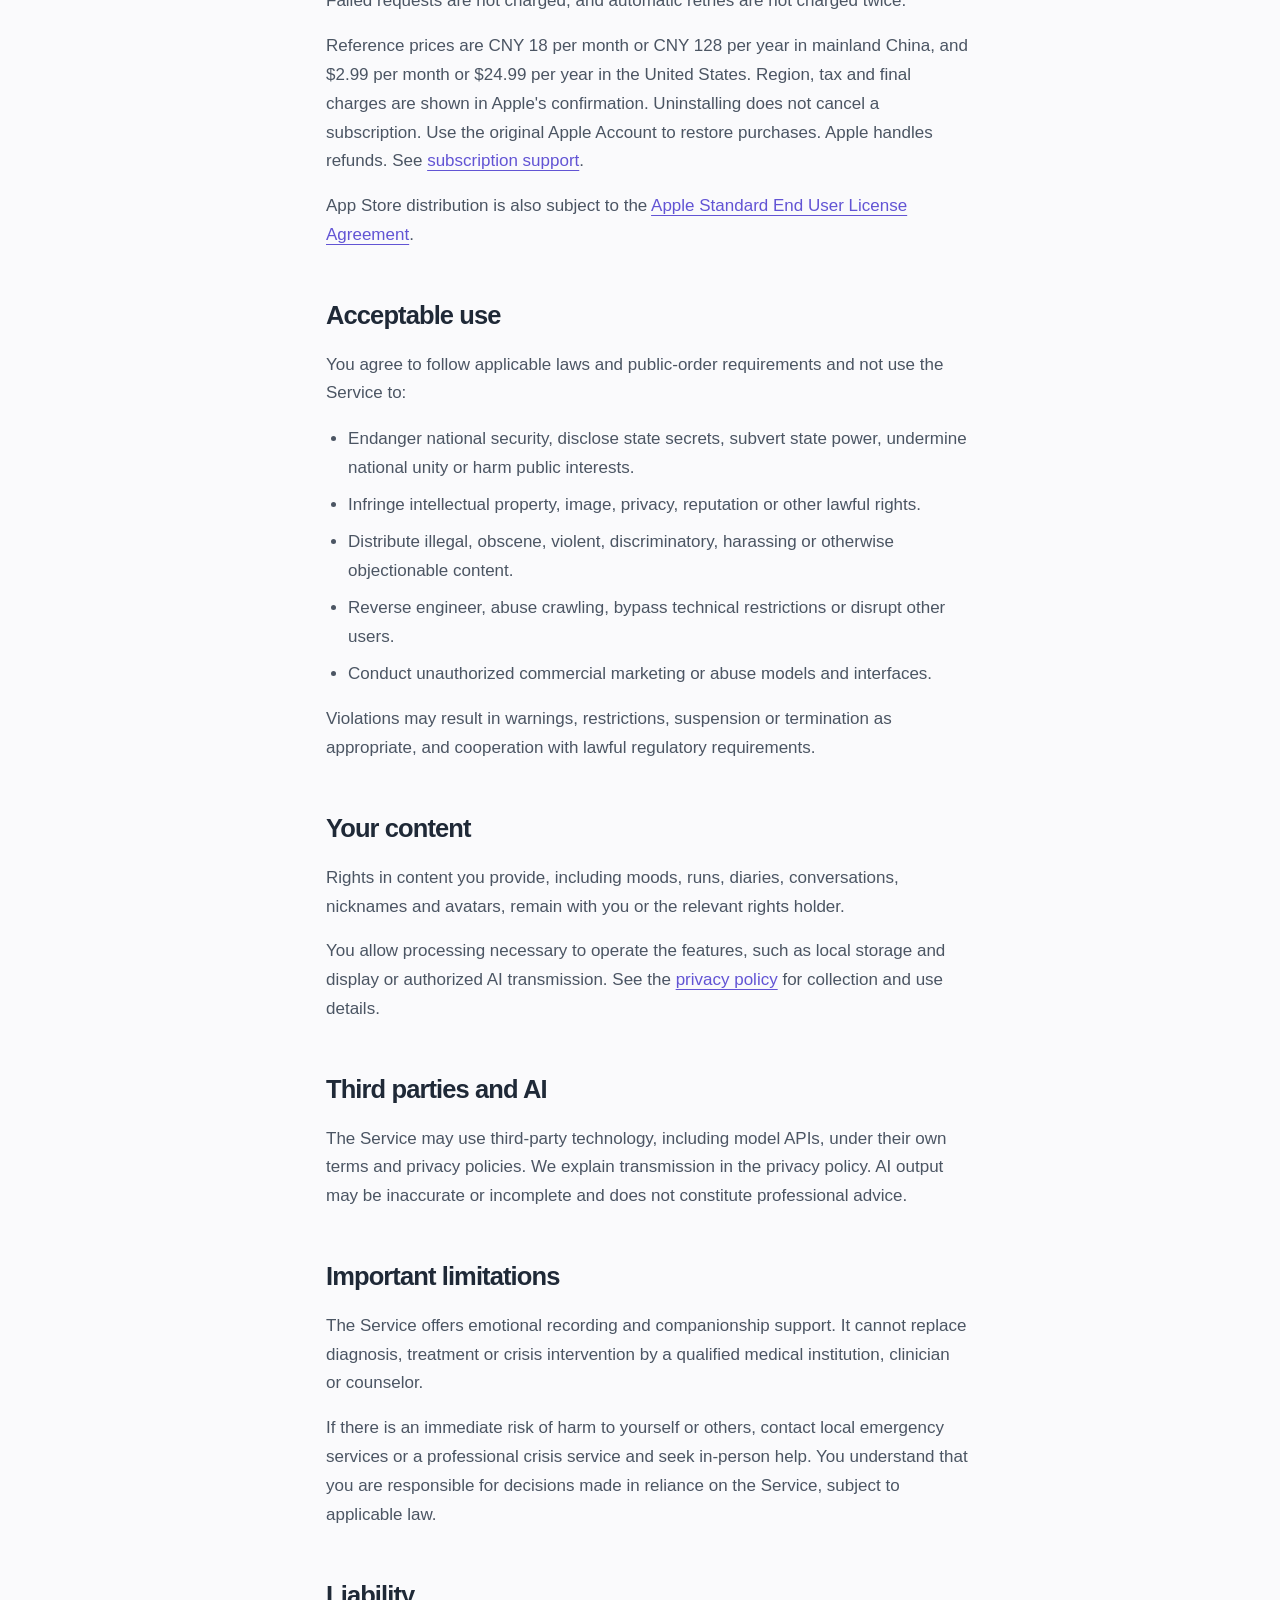
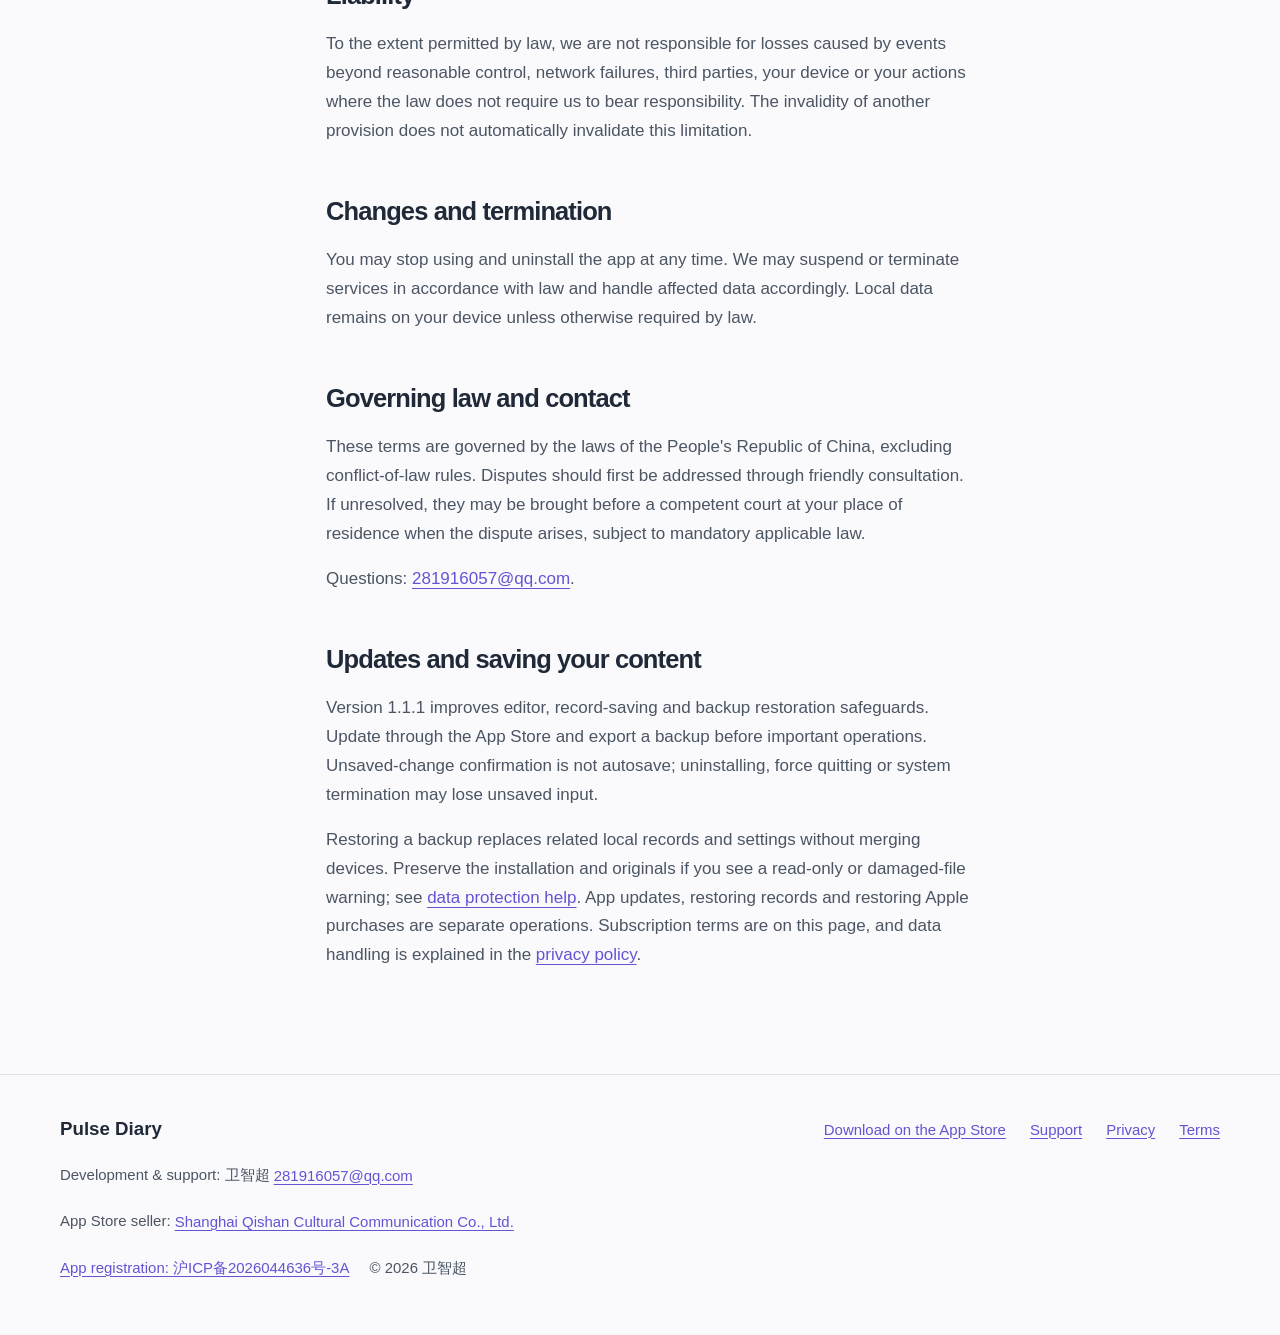
<file: en/terms/index.html>
<!DOCTYPE html>
<html lang="en">
<head>
<meta charset="utf-8">
<meta name="viewport" content="width=device-width, initial-scale=1">
<title>Pulse Diary Terms | Pulse Plus &amp; Service Conditions</title>
<meta name="description" content="Pulse Diary terms covering monthly and annual Pulse Plus, AI allowances, automatic renewal, cancellation, your content, AI limitations and support contacts.">
<meta name="robots" content="index, follow, max-image-preview:large">
<meta name="theme-color" content="#fafafc">
<meta name="apple-itunes-app" content="app-id=6761840824">
<link rel="canonical" href="https://weizhichao1027-collab.github.io/heartbeat-diary/en/terms/">
<link rel="sitemap" type="application/xml" href="https://weizhichao1027-collab.github.io/heartbeat-diary/sitemap.xml">
<link rel="alternate" type="text/plain" title="Official product facts" href="https://weizhichao1027-collab.github.io/heartbeat-diary/llms.txt">
<link rel="alternate" hreflang="zh-Hans" href="https://weizhichao1027-collab.github.io/heartbeat-diary/terms/">
<link rel="alternate" hreflang="en" href="https://weizhichao1027-collab.github.io/heartbeat-diary/en/terms/">
<link rel="alternate" hreflang="x-default" href="https://weizhichao1027-collab.github.io/heartbeat-diary/terms/">
<link rel="icon" href="../../favicon.svg" type="image/svg+xml">
<link rel="apple-touch-icon" href="../../assets/images/apple-touch-icon.png">
<link rel="stylesheet" href="../../assets/site.css">
<meta property="og:type" content="website">
<meta property="og:site_name" content="心跳日记 / Pulse Diary">
<meta property="og:title" content="Pulse Diary Terms | Pulse Plus &amp; Service Conditions">
<meta property="og:description" content="Pulse Diary terms covering monthly and annual Pulse Plus, AI allowances, automatic renewal, cancellation, your content, AI limitations and support contacts.">
<meta property="og:url" content="https://weizhichao1027-collab.github.io/heartbeat-diary/en/terms/">
<meta property="og:locale" content="en_US">
<meta property="og:locale:alternate" content="zh_CN">
<meta property="og:image" content="https://weizhichao1027-collab.github.io/heartbeat-diary/assets/images/social-en.png">
<meta property="og:image:width" content="1200">
<meta property="og:image:height" content="630">
<meta property="og:image:alt" content="Pulse Diary: mood journal, diary and running">
<meta name="twitter:card" content="summary_large_image">
<meta name="twitter:title" content="Pulse Diary Terms | Pulse Plus &amp; Service Conditions">
<meta name="twitter:description" content="Pulse Diary terms covering monthly and annual Pulse Plus, AI allowances, automatic renewal, cancellation, your content, AI limitations and support contacts.">
<meta name="twitter:image" content="https://weizhichao1027-collab.github.io/heartbeat-diary/assets/images/social-en.png">
<meta name="twitter:image:alt" content="Pulse Diary: mood journal, diary and running">
<script type="application/ld+json">{
  "@context": "https://schema.org",
  "@graph": [
    {
      "@type": "Organization",
      "@id": "https://weizhichao1027-collab.github.io/heartbeat-diary/#publisher",
      "name": "Shanghai Qishan Cultural Communication Co., Ltd.",
      "url": "https://weizhichao1027-collab.github.io/heartbeat-diary/",
      "sameAs": [
        "https://apps.apple.com/developer/id1891134548"
      ],
      "contactPoint": {
        "@type": "ContactPoint",
        "contactType": "customer support",
        "email": "281916057@qq.com",
        "url": "https://weizhichao1027-collab.github.io/heartbeat-diary/support/"
      }
    },
    {
      "@type": "WebSite",
      "@id": "https://weizhichao1027-collab.github.io/heartbeat-diary/#website",
      "url": "https://weizhichao1027-collab.github.io/heartbeat-diary/",
      "name": "心跳日记 / Pulse Diary",
      "inLanguage": [
        "zh-Hans",
        "en"
      ],
      "publisher": {
        "@id": "https://weizhichao1027-collab.github.io/heartbeat-diary/#publisher"
      }
    },
    {
      "@type": "WebPage",
      "@id": "https://weizhichao1027-collab.github.io/heartbeat-diary/en/terms/#webpage",
      "url": "https://weizhichao1027-collab.github.io/heartbeat-diary/en/terms/",
      "name": "Pulse Diary Terms | Pulse Plus & Service Conditions",
      "description": "Pulse Diary terms covering monthly and annual Pulse Plus, AI allowances, automatic renewal, cancellation, your content, AI limitations and support contacts.",
      "inLanguage": "en",
      "dateModified": "2026-10-29",
      "isPartOf": {
        "@id": "https://weizhichao1027-collab.github.io/heartbeat-diary/#website"
      },
      "about": {
        "@id": "https://weizhichao1027-collab.github.io/heartbeat-diary/#app"
      }
    },
    {
      "@type": "BreadcrumbList",
      "itemListElement": [
        {
          "@type": "ListItem",
          "position": 1,
          "name": "Pulse Diary",
          "item": "https://weizhichao1027-collab.github.io/heartbeat-diary/en/"
        },
        {
          "@type": "ListItem",
          "position": 2,
          "name": "Terms",
          "item": "https://weizhichao1027-collab.github.io/heartbeat-diary/en/terms/"
        }
      ]
    }
  ]
}</script>
</head>
<body>
<a class="skip" href="#content">Skip to content</a>
<header class="site-header"><div class="wrap"><a class="brand" href="../../en/"><img src="../../assets/images/app-icon.webp" width="40" height="40" alt="">Pulse Diary</a><nav class="nav" aria-label="Main navigation"><a href="../../en/">Overview</a><a href="../../en/support/">Support</a><a href="../../en/privacy/">Privacy</a><a href="../../en/terms/" aria-current="page">Terms</a><a href="../../terms/" lang="zh-Hans" hreflang="zh-Hans">简体中文</a></nav></div></header>
<main id="content" class="wrap" tabindex="-1"><nav class="breadcrumbs" aria-label="Breadcrumb"><a href="../../en/">Pulse Diary</a><span aria-hidden="true"> / </span><span>Terms</span></nav><header class="doc-title"><h1>Terms</h1><p class="meta">Website explanation updated 2026-10-29, for App 1.1.1. The in-app text is dated 2026-09-20. This page explains the released features and website hosting; this website update does not change app permissions or data collection.</p><p class="note">English translation for convenience. The <a href="../../terms/" lang="zh-Hans">Simplified Chinese text</a> governs, subject to applicable law.</p></header><div class="doc"><nav class="toc" aria-label="Contents"><ol><li><a href="#accept">Acceptance and changes</a></li><li><a href="#scope">The Service</a></li><li><a href="#plus">Pulse Plus</a></li><li><a href="#rules">Acceptable use</a></li><li><a href="#user-content">Your content</a></li><li><a href="#ai">Third parties and AI</a></li><li><a href="#medical">Important limitations</a></li><li><a href="#liability">Liability</a></li><li><a href="#end">Changes and termination</a></li><li><a href="#law">Governing law and contact</a></li><li><a href="#updates">Updates and saving your content</a></li></ol></nav><article class="prose"><h2 id="accept">Acceptance and changes</h2><p>Welcome to Pulse Diary (心跳日记) and its related services (“the Service”). Downloading, installing, registering, signing in or using the Service indicates that you have read and accepted these terms. If you do not agree, stop using the Service.</p><p>We may revise the terms to reflect legal or business changes and provide reasonable notice in the app. Continuing to use the Service indicates acceptance of revised terms; if you do not accept them, stop using it.</p>
<h2 id="scope">The Service</h2><p>The app supports emotional reflection through mood check-ins, running records, diary writing and review, weekly trends, general-purpose AI conversation, and local backup export and import, subject to the available features.</p><p>We may update or adjust features in accordance with applicable law. Maintenance, connectivity or third-party issues may temporarily interrupt service. We make reasonable efforts to maintain continuity except as otherwise provided by law.</p>
<h2 id="plus">Pulse Plus</h2><p>Pulse Plus offers monthly and annual auto-renewing subscriptions. Both provide 600 AI chat turns and 60 diary generations or chat summaries per month. Allowances reset by UTC calendar month, do not roll over, and are not granted for an entire year upfront.</p><p>Payment is charged through your Apple Account after confirmation. Subscriptions renew automatically. You can cancel in system subscription settings; access continues through the current paid period. The purchase confirmation controls the final price and billing period.</p><p>Existing diaries, chats and generated content remain available to view and export after cancellation or expiry. Core mood recording, diary writing, running, weekly reviews, search, favorites, app lock and local backups do not require a subscription. Free includes 30 chat turns and 3 generations per month, plus 20 turns and 2 generations for first use on this device.</p><p>A chat turn consists of one sent message and one valid reply. Diary drafts and summaries share a generation allowance; regenerating uses another generation. Failed requests are not charged, and automatic retries are not charged twice.</p><p>Reference prices are CNY 18 per month or CNY 128 per year in mainland China, and $2.99 per month or $24.99 per year in the United States. Region, tax and final charges are shown in Apple's confirmation. Uninstalling does not cancel a subscription. Use the original Apple Account to restore purchases. Apple handles refunds. See <a href="../../en/support/#subscriptions">subscription support</a>.</p><p>App Store distribution is also subject to the <a href="https://www.apple.com/legal/internet-services/itunes/dev/stdeula/">Apple Standard End User License Agreement</a>.</p>
<h2 id="rules">Acceptable use</h2><p>You agree to follow applicable laws and public-order requirements and not use the Service to:</p><ul><li>Endanger national security, disclose state secrets, subvert state power, undermine national unity or harm public interests.</li><li>Infringe intellectual property, image, privacy, reputation or other lawful rights.</li><li>Distribute illegal, obscene, violent, discriminatory, harassing or otherwise objectionable content.</li><li>Reverse engineer, abuse crawling, bypass technical restrictions or disrupt other users.</li><li>Conduct unauthorized commercial marketing or abuse models and interfaces.</li></ul><p>Violations may result in warnings, restrictions, suspension or termination as appropriate, and cooperation with lawful regulatory requirements.</p>
<h2 id="user-content">Your content</h2><p>Rights in content you provide, including moods, runs, diaries, conversations, nicknames and avatars, remain with you or the relevant rights holder.</p><p>You allow processing necessary to operate the features, such as local storage and display or authorized AI transmission. See the <a href="../../en/privacy/">privacy policy</a> for collection and use details.</p>
<h2 id="ai">Third parties and AI</h2><p>The Service may use third-party technology, including model APIs, under their own terms and privacy policies. We explain transmission in the privacy policy. AI output may be inaccurate or incomplete and does not constitute professional advice.</p>
<h2 id="medical">Important limitations</h2><p>The Service offers emotional recording and companionship support. It cannot replace diagnosis, treatment or crisis intervention by a qualified medical institution, clinician or counselor.</p><p>If there is an immediate risk of harm to yourself or others, contact local emergency services or a professional crisis service and seek in-person help. You understand that you are responsible for decisions made in reliance on the Service, subject to applicable law.</p>
<h2 id="liability">Liability</h2><p>To the extent permitted by law, we are not responsible for losses caused by events beyond reasonable control, network failures, third parties, your device or your actions where the law does not require us to bear responsibility. The invalidity of another provision does not automatically invalidate this limitation.</p>
<h2 id="end">Changes and termination</h2><p>You may stop using and uninstall the app at any time. We may suspend or terminate services in accordance with law and handle affected data accordingly. Local data remains on your device unless otherwise required by law.</p>
<h2 id="law">Governing law and contact</h2><p>These terms are governed by the laws of the People's Republic of China, excluding conflict-of-law rules. Disputes should first be addressed through friendly consultation. If unresolved, they may be brought before a competent court at your place of residence when the dispute arises, subject to mandatory applicable law.</p><p>Questions: <a href="mailto:281916057@qq.com?subject=Pulse%20Diary%20terms">281916057@qq.com</a>.</p>

<h2 id="updates">Updates and saving your content</h2><p>Version 1.1.1 improves editor, record-saving and backup restoration safeguards. Update through the App Store and export a backup before important operations. Unsaved-change confirmation is not autosave; uninstalling, force quitting or system termination may lose unsaved input.</p><p>Restoring a backup replaces related local records and settings without merging devices. Preserve the installation and originals if you see a read-only or damaged-file warning; see <a href="../../en/support/#protected-data">data protection help</a>. App updates, restoring records and restoring Apple purchases are separate operations. Subscription terms are on this page, and data handling is explained in the <a href="../../en/privacy/">privacy policy</a>.</p>
</article></div></main>
<footer class="site-footer"><div class="wrap"><div class="footer-top"><strong>Pulse Diary</strong><a href="https://apps.apple.com/app/id6761840824">Download on the App Store</a><a href="../../en/support/">Support</a><a href="../../en/privacy/">Privacy</a><a href="../../en/terms/">Terms</a></div><p>Development & support: 卫智超 <a href="mailto:281916057@qq.com">281916057@qq.com</a></p><p>App Store seller: <a href="https://apps.apple.com/developer/id1891134548">Shanghai Qishan Cultural Communication Co., Ltd.</a></p><p><a href="https://beian.miit.gov.cn/">App registration: 沪ICP备2026044636号-3A</a> <span>© 2026 卫智超</span></p></div></footer>
</body>
</html>
</file>
<file: assets/site.css>
:root {
  --bg: #fafafc;
  --ink: #1f2937;
  --muted: #4b5563;
  --line: #dfe1e8;
  --card: #f1f0f8;
  --accent: #6254d4;
  --accent-hover: #5146b5;
  --page: 1160px;
  --measure: 68ch;
  color-scheme: light;
  font-family: -apple-system, BlinkMacSystemFont, "SF Pro Rounded", "SF Pro Text", "PingFang SC", "Hiragino Sans GB", "Microsoft YaHei", sans-serif;
  font-size: 17px;
  line-height: 1.7;
  color: var(--ink);
  background: var(--bg);
}
*, *::before, *::after { box-sizing: border-box; }
html { scroll-behavior: smooth; scroll-padding-top: 110px; }
body { margin: 0; min-block-size: 100vh; }
img, svg { display: block; max-inline-size: 100%; }
img { block-size: auto; }
a { color: var(--accent); text-underline-offset: .22em; text-decoration-thickness: 1px; }
a:hover { text-decoration-thickness: 2px; }
:focus-visible { outline: 3px solid var(--accent); outline-offset: 4px; }
main:focus { outline: none; }
.skip { position: absolute; inset-inline-start: 16px; inset-block-start: 8px; z-index: 5; transform: translateY(-160%); background: var(--ink); color: var(--bg); padding: 10px 16px; text-decoration: none; }
.skip:focus { transform: none; }
.wrap { inline-size: min(var(--page), calc(100% - 64px)); margin-inline: auto; }
.site-header { position: sticky; inset-block-start: 0; z-index: 4; background: var(--bg); border-block-end: 1px solid var(--line); }
.site-header .wrap { display: flex; flex-wrap: wrap; align-items: center; justify-content: space-between; gap: 4px 24px; min-block-size: 80px; }
.brand { display: inline-flex; align-items: center; gap: 12px; min-block-size: 52px; font-weight: 700; font-size: 1.1rem; color: var(--ink); text-decoration: none; }
.brand img { inline-size: 40px; block-size: 40px; border-radius: 10px; }
.nav { display: flex; flex-wrap: wrap; gap: 2px; }
.nav a { display: inline-flex; align-items: center; min-block-size: 44px; padding-inline: 12px; color: var(--muted); text-decoration: none; }
.nav a[aria-current="page"] { color: var(--ink); text-decoration: underline; text-decoration-color: var(--accent); text-underline-offset: .35em; }
main { padding-block: 64px 88px; }
h1, h2, h3 { color: var(--ink); }
h1 { margin: 0; font-size: clamp(3.1rem, 6.8vw, 5.7rem); line-height: 1.12; letter-spacing: -.045em; }
h2 { margin: 0 0 16px; font-size: clamp(1.6rem, 3vw, 2.25rem); line-height: 1.35; letter-spacing: -.035em; }
h3 { font-size: 1.1rem; line-height: 1.5; }
p { margin-block: 16px; }
.cover { display: grid; grid-template-columns: minmax(0, 1.3fr) minmax(0, .7fr); align-items: center; gap: 72px; }
.cover-copy { padding-block: 20px; }
.release { margin-block: 0 22px; color: var(--muted); font-size: .95rem; }
.hero-line { margin-block: 26px 18px; font-size: clamp(1.5rem, 2.6vw, 2rem); font-weight: 600; line-height: 1.5; letter-spacing: -.02em; }
.lede { max-inline-size: 39rem; font-size: 1.12rem; line-height: 1.75; color: var(--muted); }
.note, .compatibility, figcaption { color: var(--muted); font-size: .94rem; }
.note { max-inline-size: 76ch; }
.compatibility { margin-block-start: 26px; }
.actions { display: flex; flex-wrap: wrap; align-items: center; gap: 10px 24px; margin-block: 26px 16px; }
.actions a { display: inline-flex; align-items: center; min-block-size: 48px; }
.button { display: inline-flex; align-items: center; justify-content: center; gap: 18px; min-block-size: 50px; padding: 10px 22px; border-radius: 10px; background: var(--accent); color: var(--bg); font-weight: 600; text-decoration: none; text-align: center; }
.button:hover { background: var(--accent-hover); text-decoration: none; }
figure { margin: 0; }
.app-preview { justify-self: center; inline-size: min(100%, 288px); }
.app-preview img { border: 1px solid var(--line); border-radius: 16px; }
figcaption { margin-block-start: 12px; font-size: .82rem; text-align: center; }
.mood-section { margin-block-start: 80px; padding-block: 36px; border-block: 1px solid var(--line); }
.mood-section h2 { font-size: 1.5rem; }
.mood-section p { color: var(--muted); }
.mood-strip { display: grid; grid-template-columns: repeat(10, minmax(0, 1fr)); padding: 0; margin: 32px 0 0; gap: 12px; list-style: none; }
.mood-strip li { display: grid; justify-items: center; gap: 10px; font-size: .88rem; color: var(--muted); }
.mood-strip img { inline-size: 70px; block-size: 70px; object-fit: contain; }
.band { margin-block-start: 96px; }
.section-intro { max-inline-size: 68ch; color: var(--muted); }
.feature-layout { display: grid; grid-template-columns: minmax(0, 1fr) minmax(0, 1fr); align-items: center; gap: 64px; margin-block-start: 36px; }
.facts { margin: 0; }
.facts > div { display: grid; grid-template-columns: 7rem minmax(0, 1fr); gap: 24px; padding-block: 24px; border-block-start: 1px solid var(--line); }
.facts dt { font-weight: 650; }
.facts dd { margin: 0; color: var(--muted); max-inline-size: 68ch; }
.feature-layout .facts > div { grid-template-columns: 1fr; gap: 8px; }
.screen-pair { display: grid; grid-template-columns: repeat(2, minmax(0, 1fr)); gap: 20px; }
.screen-pair img { border: 1px solid var(--line); border-radius: 12px; }
.screen-pair figure:nth-child(2) { margin-block-start: 54px; }
.split { display: grid; grid-template-columns: repeat(2, minmax(0, 1fr)); gap: 48px 72px; padding: 40px; background: var(--card); border-radius: 16px; }
.split p { color: var(--muted); }
.split a { display: inline-flex; align-items: center; min-block-size: 44px; }
.table-scroll { overflow-x: auto; margin-block: 28px 18px; }
table { inline-size: 100%; border-collapse: collapse; text-align: start; }
caption { text-align: start; margin-block-end: 12px; color: var(--muted); font-size: .94rem; }
th, td { border-block-end: 1px solid var(--line); padding: 18px 16px; text-align: start; }
thead { background: var(--card); }
tbody th { inline-size: 45%; font-weight: 500; }
td { inline-size: 27.5%; }
.product-facts { max-inline-size: 960px; }
.release-notes { max-inline-size: 960px; }
.breadcrumbs { margin-block-end: 24px; color: var(--muted); font-size: .94rem; }
.breadcrumbs a { display: inline-flex; align-items: center; min-block-size: 44px; }
.quick-help { display: flex; flex-wrap: wrap; gap: 8px 24px; margin-block: -16px 40px; padding-block: 16px; border-block: 1px solid var(--line); }
.quick-help a, .question-link { display: inline-flex; align-items: center; min-block-size: 44px; }
.question-link { color: var(--ink); text-decoration-color: var(--line); }
.question-link:hover { color: var(--accent); text-decoration-color: currentColor; }
.answer:has(:target) { background: var(--card); }
.download-band { display: flex; flex-wrap: wrap; align-items: center; justify-content: space-between; gap: 24px; margin-block-start: 80px; padding-block: 40px; border-block-start: 1px solid var(--line); }
.download-band h2 { margin: 0; }
.doc-title { max-inline-size: 900px; margin-block-end: 48px; }
.doc-title h1 { font-size: clamp(2.4rem, 5vw, 3.6rem); }
.meta { color: var(--muted); }
.doc { display: grid; grid-template-columns: 210px minmax(0, 1fr); gap: 56px; align-items: start; }
.toc { position: sticky; inset-block-start: 104px; max-block-size: calc(100vh - 128px); overflow-y: auto; padding: 4px; }
.toc ol { margin: 0; padding: 0; list-style: none; }
.toc a { display: flex; align-items: center; min-block-size: 44px; padding-block: 6px; color: var(--muted); text-decoration: none; font-size: .92rem; }
.toc a:hover { color: var(--accent); text-decoration: underline; }
.prose { min-inline-size: 0; max-inline-size: var(--measure); }
.prose h2 { margin-block: 48px 18px; font-size: 1.5rem; }
.prose > h2:first-child, .prose > section:first-child > h2:first-child { margin-block-start: 0; }
.prose h3 { margin-block: 24px 10px; }
.prose p, .prose li { color: var(--muted); overflow-wrap: anywhere; }
.prose ul { padding-inline-start: 1.3rem; }
.prose li + li { margin-block-start: 8px; }
.answer { padding-block: 14px; border-block-start: 1px solid var(--line); }
.answer h3 { margin-block: 0 10px; }
.answer p { margin-block: 0 8px; }
.mail { display: inline-flex; align-items: center; min-block-size: 44px; }
.policy-summary { padding: 24px; background: var(--card); border-radius: 12px; }
.policy-summary h2 { margin-block-start: 0; }
.site-footer { border-block-start: 1px solid var(--line); padding-block: 32px 44px; color: var(--muted); font-size: .88rem; }
.footer-top { display: flex; flex-wrap: wrap; align-items: center; gap: 4px 24px; }
.footer-top strong { color: var(--ink); margin-inline-end: auto; font-size: 1.1rem; }
.site-footer a { display: inline-flex; align-items: center; min-block-size: 44px; overflow-wrap: anywhere; }
.site-footer p { margin-block: 2px; }
.site-footer span { margin-inline-start: 16px; }
@media (max-width: 900px) {
  .cover { gap: 32px; }
  .feature-layout { gap: 32px; }
  .split { padding: 28px; gap: 32px; }
  .doc { grid-template-columns: 1fr; gap: 28px; }
  .toc { position: static; max-block-size: none; overflow: visible; }
  .toc ol { display: flex; flex-wrap: wrap; gap: 0 24px; }
  .toc a { white-space: normal; }
  .mood-strip { grid-template-columns: repeat(5, minmax(0, 1fr)); gap: 20px; }
}
@media (max-width: 650px) {
  .wrap { inline-size: calc(100% - 36px); }
  .site-header { position: static; }
  .site-header .wrap { padding-block: 10px; gap: 8px; }
  .nav { inline-size: 100%; justify-content: space-between; }
  .nav a { padding-inline: 6px; font-size: .88rem; }
  html { scroll-padding-top: 24px; }
  main { padding-block: 32px 56px; }
  .cover, .split, .feature-layout { grid-template-columns: 1fr; }
  .cover { gap: 28px; }
  .app-preview { inline-size: 244px; }
  .cover-copy { padding-block: 0; }
  .mood-section, .band { margin-block-start: 56px; }
  .mood-strip { gap: 18px 8px; }
  .mood-strip img { inline-size: 48px; block-size: 48px; }
  .mood-strip li { font-size: .76rem; }
  .split { padding: 24px; }
  .facts > div { grid-template-columns: 1fr; gap: 8px; }
  .screen-pair { max-inline-size: 420px; margin-inline: auto; }
  th, td { padding: 14px 8px; font-size: .88rem; }
  tbody th { inline-size: 40%; }
  .site-footer p { overflow-wrap: anywhere; }
  .site-footer p a { display: inline; }
  .site-footer span { display: block; margin-inline: 0; }
}
@media (prefers-reduced-motion: reduce) { html { scroll-behavior: auto; } }
@media print {
  .site-header, .skip, .toc, .actions, .download-band { display: none; }
  .doc { display: block; }
  main { padding: 0; }
  .wrap { inline-size: 100%; }
  a { color: var(--ink); }
}
</file>
